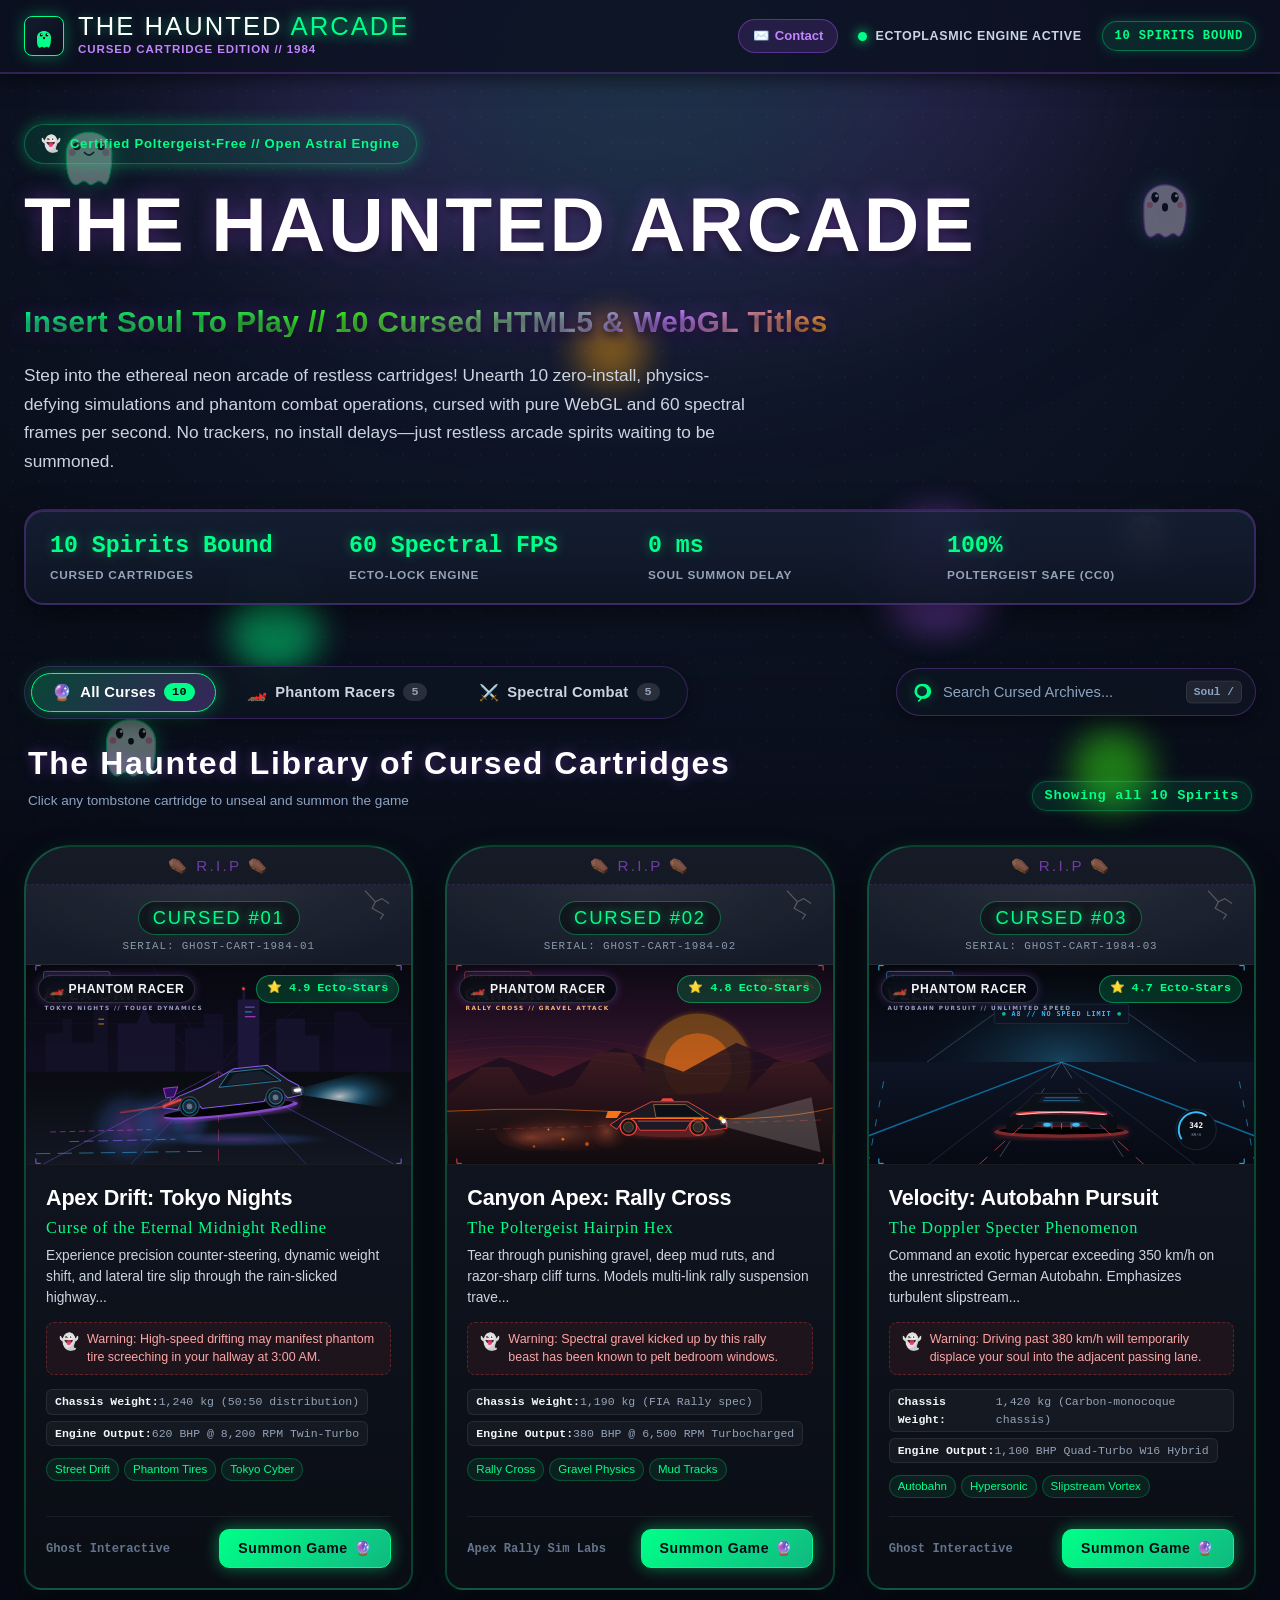
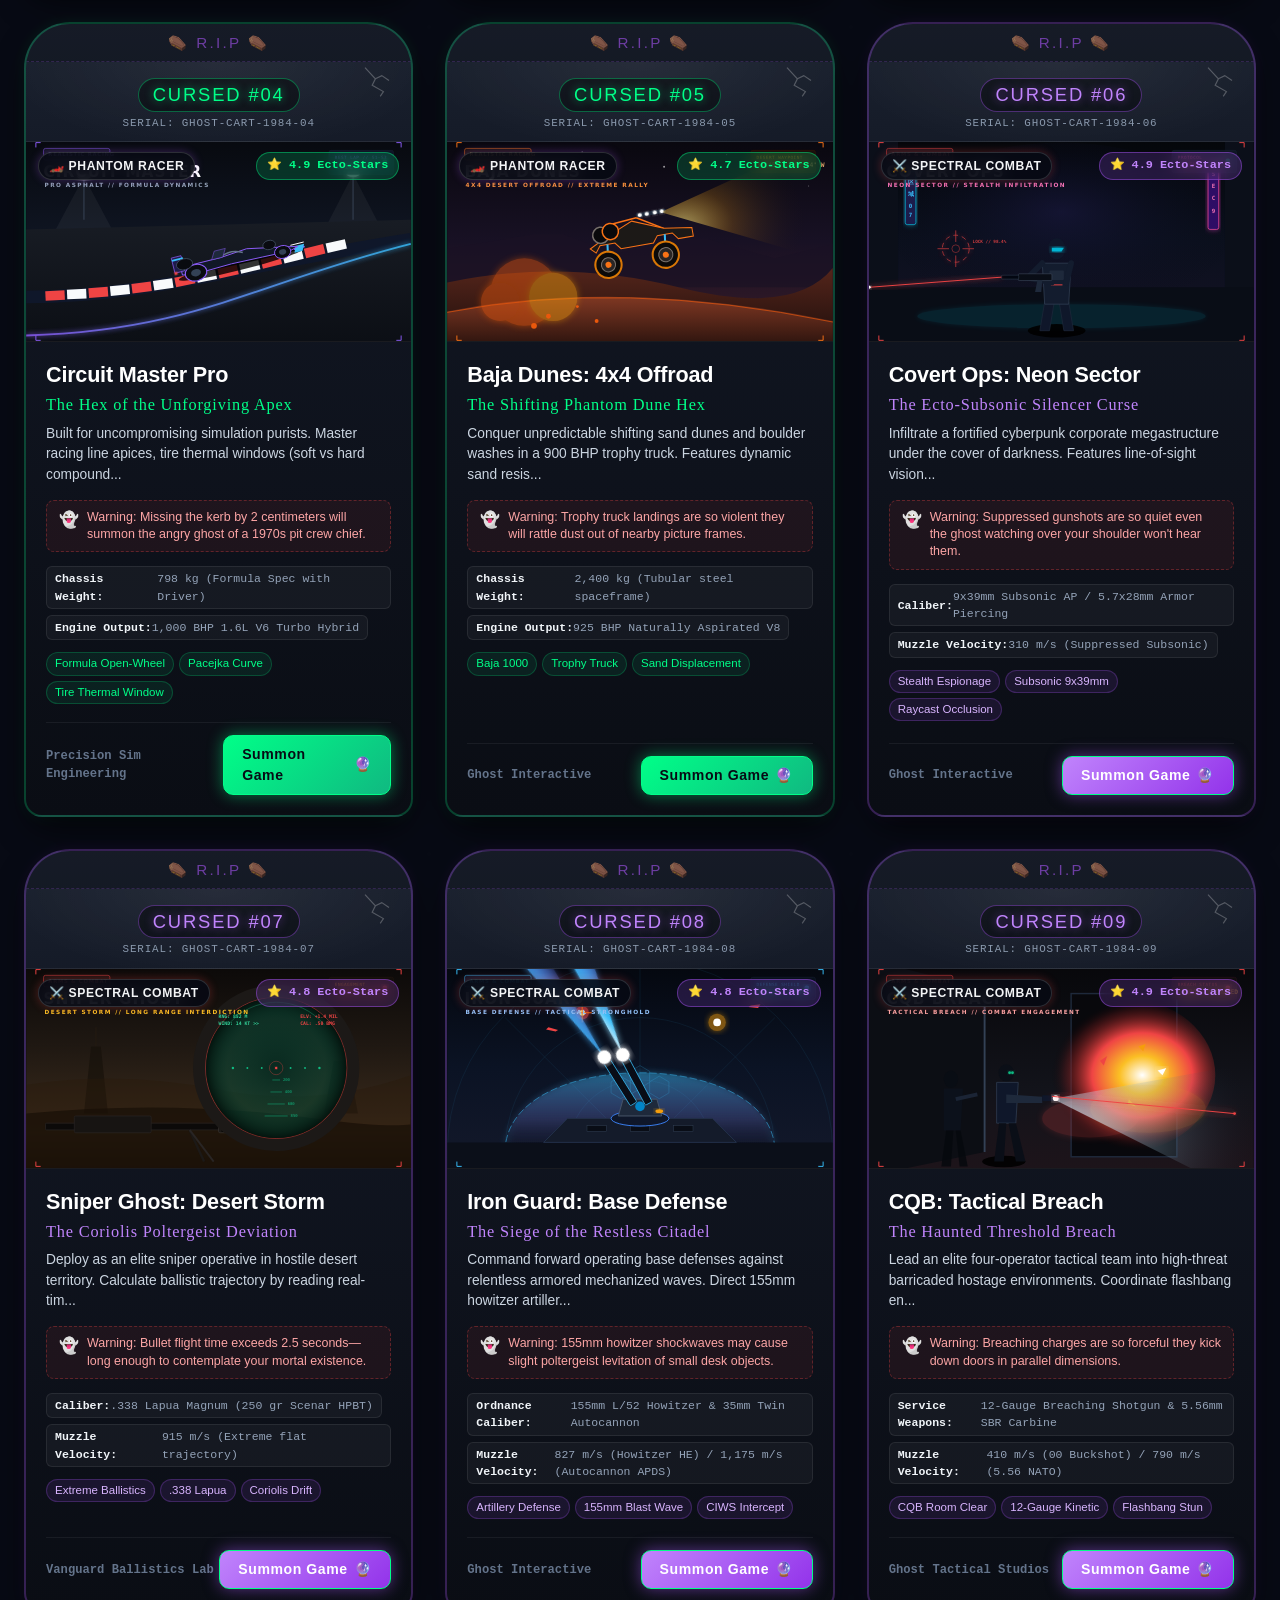
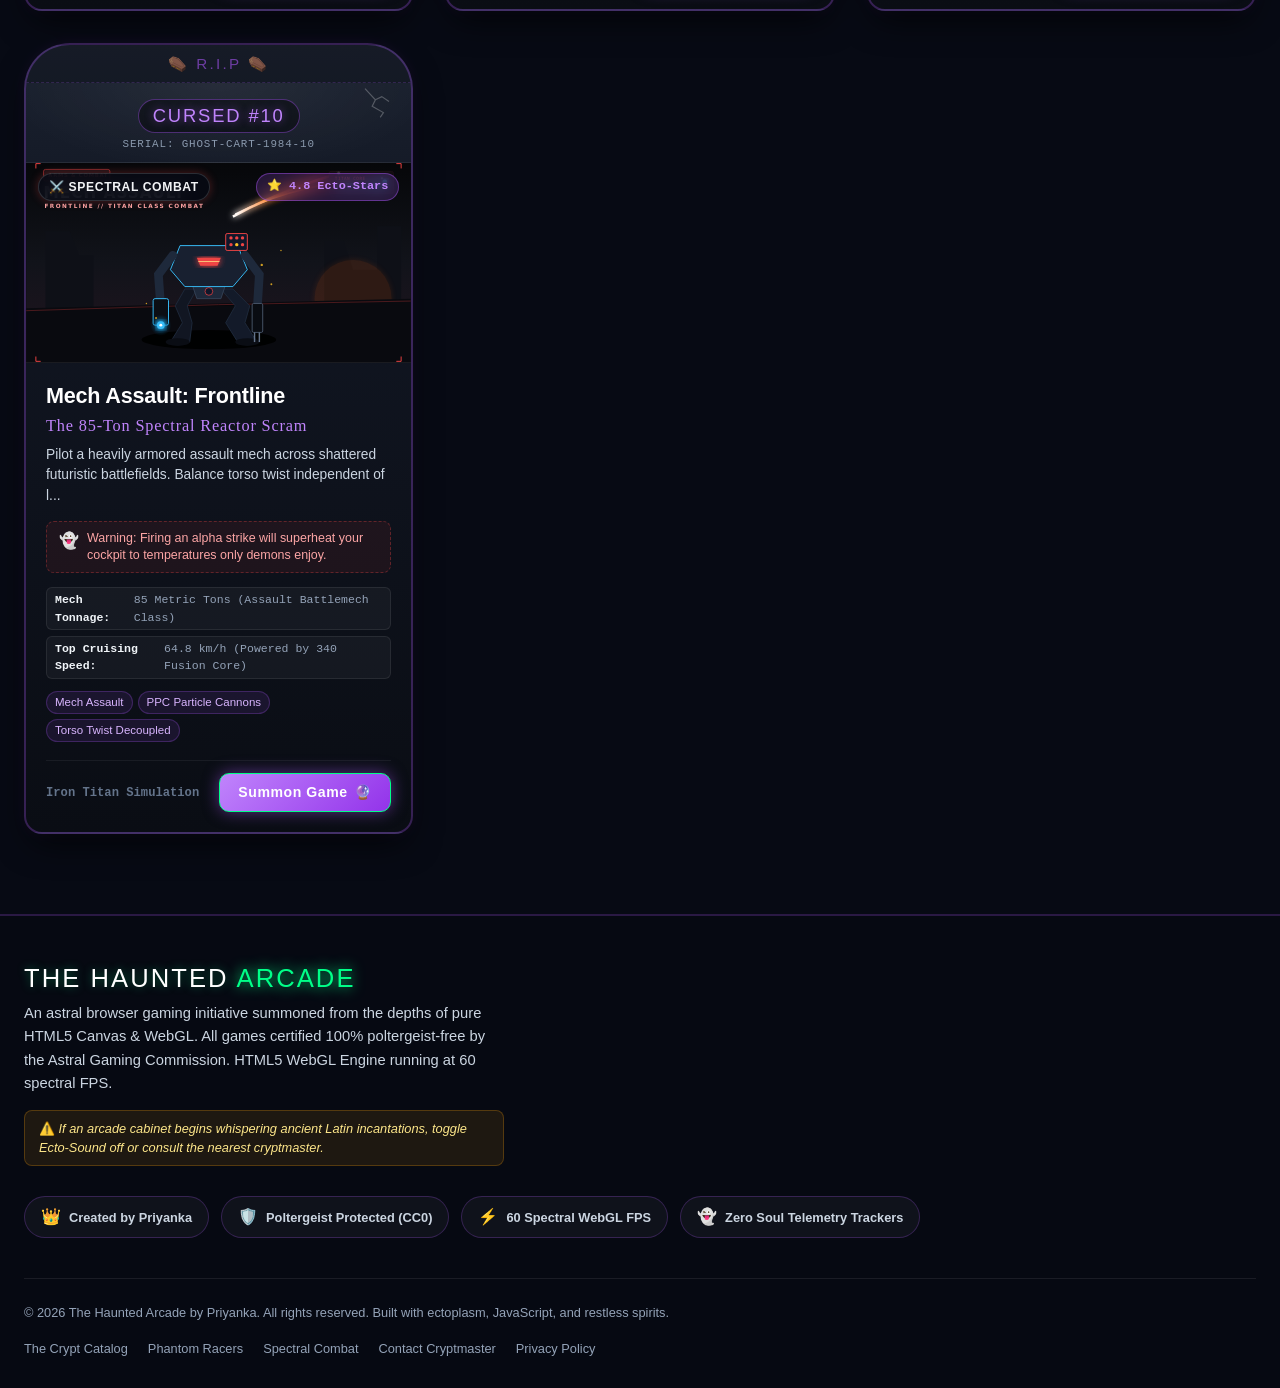
<file: index.html>
<!DOCTYPE html>
<html lang="en">
<head>
  <meta charset="UTF-8">
  <meta name="viewport" content="width=device-width, initial-scale=1.0">
  <title>THE HAUNTED ARCADE // Insert Soul To Play</title>
  <meta name="description" content="Welcome to The Haunted Arcade: A playful, spooky anthology of 10 cursed HTML5 & WebGL browser games. Zero install, pure spectral physics, and 60 poltergeist-free frames per second!">
  <meta name="theme-color" content="#070a14">

  <!-- Favicon: Cute Spooky Ghost -->
  <link rel="icon" type="image/svg+xml" href="data:image/svg+xml,<svg xmlns='http://www.w3.org/2000/svg' viewBox='0 0 100 100'><path d='M20,60 C20,25 80,25 80,60 C80,85 75,95 68,90 C60,85 55,95 48,90 C40,85 35,95 28,90 C22,85 20,75 20,60 Z' fill='%2300ff88'/><circle cx='38' cy='48' r='6' fill='%23070a14'/><circle cx='62' cy='48' r='6' fill='%23070a14'/><circle cx='40' cy='46' r='2' fill='%23ffffff'/><circle cx='64' cy='46' r='2' fill='%23ffffff'/><circle cx='32' cy='56' r='4' fill='%23ff70a6'/><circle cx='68' cy='56' r='4' fill='%23ff70a6'/><ellipse cx='50' cy='58' rx='4' ry='5' fill='%23070a14'/></svg>">


  <!-- Stylesheet -->
  <link rel="stylesheet" href="style.css">

  <!-- Core Portal App Script (Deferred) -->
  <script src="app.js" defer></script>
</head>
<body class="haunted-theme">
  <!-- Ambient Ghost Glow & Fog -->
  <div class="ambient-glow-top" aria-hidden="true"></div>
  <div class="ambient-noise" aria-hidden="true"></div>
  <div class="crypt-fog" aria-hidden="true"></div>

  <!-- Floating Cute Background Ghosts & Spectral Wisps -->
  <div class="haunted-background" aria-hidden="true">
    <!-- Cute Ghost 1: Top-Left Drifter -->
    <div class="bg-ghost ghost-bob-1">
      <svg class="floating-ghost-svg" viewBox="0 0 100 120">
        <path class="ghost-shape" d="M 20 60 C 20 22, 80 22, 80 60 C 80 85, 75 105, 68 98 C 60 90, 56 106, 48 98 C 40 90, 36 106, 28 98 C 22 92, 20 80, 20 60 Z"/>
        <circle cx="34" cy="50" r="5" class="ghost-eye"/>
        <circle cx="66" cy="50" r="5" class="ghost-eye"/>
        <circle cx="36" cy="48" r="1.8" class="ghost-pupil-white"/>
        <circle cx="68" cy="48" r="1.8" class="ghost-pupil-white"/>
        <circle cx="28" cy="58" r="4.5" class="ghost-blush"/>
        <circle cx="72" cy="58" r="4.5" class="ghost-blush"/>
        <path d="M 44 58 Q 50 65 56 58" class="ghost-mouth-smile"/>
      </svg>
    </div>

    <!-- Cute Ghost 2: Top-Right Peeker with Arcade Joystick -->
    <div class="bg-ghost ghost-bob-2">
      <svg class="floating-ghost-svg" viewBox="0 0 100 120">
        <path class="ghost-shape purple-spirit" d="M 22 58 C 22 20, 78 20, 78 58 C 78 84, 72 102, 65 96 C 58 88, 54 104, 46 96 C 38 88, 34 104, 27 96 C 22 90, 22 78, 22 58 Z"/>
        <ellipse cx="37" cy="46" rx="5" ry="7" class="ghost-eye"/>
        <ellipse cx="63" cy="46" rx="5" ry="7" class="ghost-eye"/>
        <circle cx="39" cy="44" r="2" class="ghost-pupil-white"/>
        <circle cx="65" cy="44" r="2" class="ghost-pupil-white"/>
        <circle cx="30" cy="56" r="4" class="ghost-blush"/>
        <circle cx="70" cy="56" r="4" class="ghost-blush"/>
        <ellipse cx="50" cy="59" rx="4" ry="5.5" class="ghost-mouth-gasp"/>
      </svg>
    </div>

    <!-- Cute Ghost 3: Mid-Right Floater with Spectral Trail -->
    <div class="bg-ghost ghost-bob-3">
      <svg class="floating-ghost-svg" viewBox="0 0 100 120">
        <path class="ghost-shape amber-spirit" d="M 25 55 C 25 24, 75 24, 75 55 C 75 80, 70 100, 64 94 C 58 88, 53 102, 47 94 C 41 88, 36 102, 30 94 C 25 88, 25 76, 25 55 Z"/>
        <circle cx="38" cy="48" r="4.5" class="ghost-eye"/>
        <circle cx="62" cy="48" r="4.5" class="ghost-eye"/>
        <circle cx="39" cy="46" r="1.5" class="ghost-pupil-white"/>
        <circle cx="63" cy="46" r="1.5" class="ghost-pupil-white"/>
        <circle cx="31" cy="54" r="3.5" class="ghost-blush"/>
        <circle cx="69" cy="54" r="3.5" class="ghost-blush"/>
        <path d="M 45 56 Q 50 61 55 56" class="ghost-mouth-smile"/>
      </svg>
    </div>

    <!-- Cute Ghost 4: Bottom-Left Playful Hover -->
    <div class="bg-ghost ghost-bob-4">
      <svg class="floating-ghost-svg" viewBox="0 0 100 120">
        <path class="ghost-shape" d="M 20 60 C 20 22, 80 22, 80 60 C 80 85, 75 105, 68 98 C 60 90, 56 106, 48 98 C 40 90, 36 106, 28 98 C 22 92, 20 80, 20 60 Z"/>
        <ellipse cx="36" cy="48" rx="4.5" ry="6.5" class="ghost-eye"/>
        <ellipse cx="64" cy="48" rx="4.5" ry="6.5" class="ghost-eye"/>
        <circle cx="38" cy="46" r="1.8" class="ghost-pupil-white"/>
        <circle cx="66" cy="46" r="1.8" class="ghost-pupil-white"/>
        <circle cx="28" cy="57" r="4" class="ghost-blush"/>
        <circle cx="72" cy="57" r="4" class="ghost-blush"/>
        <ellipse cx="50" cy="58" rx="3.5" ry="4" class="ghost-mouth-gasp"/>
      </svg>
    </div>

    <!-- Floating Spectral Wisps & Ghostly Sparks -->
    <div class="spectral-wisp wisp-1"></div>
    <div class="spectral-wisp wisp-2"></div>
    <div class="spectral-wisp wisp-3"></div>
    <div class="spectral-wisp wisp-4"></div>
  </div>

  <!-- Haunted Arcade Navigation Bar -->
  <header class="portal-nav">
    <div class="portal-nav-container">
      <div class="nav-brand">
        <a href="index.html" class="brand-link" aria-label="The Haunted Arcade Home">
          <div class="brand-ghost-emblem" aria-hidden="true">
            <svg viewBox="0 0 100 100" class="brand-svg">
              <path d="M 25 55 C 25 24, 75 24, 75 55 C 75 80, 70 95, 63 90 C 56 84, 53 96, 47 90 C 41 84, 37 96, 31 90 C 25 84, 25 74, 25 55 Z" fill="#00ff88"/>
              <ellipse cx="40" cy="46" rx="5" ry="6" fill="#070a14"/>
              <ellipse cx="60" cy="46" rx="5" ry="6" fill="#070a14"/>
              <circle cx="42" cy="44" r="2" fill="#ffffff"/>
              <circle cx="62" cy="44" r="2" fill="#ffffff"/>
              <circle cx="33" cy="54" r="3.5" fill="#ff70a6"/>
              <circle cx="67" cy="54" r="3.5" fill="#ff70a6"/>
              <ellipse cx="50" cy="57" rx="4" ry="4.5" fill="#070a14"/>
            </svg>
          </div>
          <div class="brand-text">
            <div class="brand-name">THE HAUNTED <span>ARCADE</span></div>
            <div class="brand-edition">Cursed Cartridge Edition // 1984</div>
          </div>
        </a>
      </div>

      <div class="nav-stats">
        <a href="contact.html" class="nav-contact-link">
          <span>✉️</span> Contact
        </a>
        <div class="nav-stat-item">
          <div class="nav-status-dot ecto-pulse" aria-hidden="true"></div>
          <span>ECTOPLASMIC ENGINE ACTIVE</span>
        </div>
        <div class="nav-badge-pill">10 SPIRITS BOUND</div>
      </div>
    </div>
  </header>

  <main>
    <!-- Spooky Retro Arcade Hero Section -->
    <section class="hero-section">
      <div class="hero-meta-label">
        <span class="hero-badge-ghost">👻</span>
        <span>Certified Poltergeist-Free // Open Astral Engine</span>
      </div>

      <h1 class="hero-title">
        THE HAUNTED ARCADE <br>
        <span class="hero-title-highlight">Insert Soul To Play // 10 Cursed HTML5 &amp; WebGL Titles</span>
      </h1>

      <p class="hero-description">
        Step into the ethereal neon arcade of restless cartridges! Unearth 10 zero-install, physics-defying simulations and phantom combat operations, cursed with pure WebGL and 60 spectral frames per second. No trackers, no install delays—just restless arcade spirits waiting to be summoned.
      </p>

      <!-- Astral Telemetry Stats Counter Bar -->
      <div class="hero-stats-bar">
        <div class="hero-stat-card">
          <span class="stat-metric">10 Spirits Bound</span>
          <span class="stat-label">Cursed Cartridges</span>
        </div>
        <div class="hero-stat-card">
          <span class="stat-metric">60 Spectral FPS</span>
          <span class="stat-label">Ecto-Lock Engine</span>
        </div>
        <div class="hero-stat-card">
          <span class="stat-metric">0 ms</span>
          <span class="stat-label">Soul Summon Delay</span>
        </div>
        <div class="hero-stat-card">
          <span class="stat-metric">100%</span>
          <span class="stat-label">Poltergeist Safe (CC0)</span>
        </div>
      </div>
    </section>

    <!-- Controls & Spooky Filter Bar -->
    <section class="controls-bar" aria-label="Cursed Game Archives Filter">
      <!-- Category Filter Pills -->
      <div class="filter-tabs" role="tablist" aria-label="Curse Categories">
        <button class="filter-pill active" data-category="all" role="tab" aria-selected="true" id="tab-all">
          <span class="pill-icon">🔮</span>
          <span>All Curses</span>
          <span class="pill-count" id="count-all">10</span>
        </button>
        <button class="filter-pill" data-category="racing" role="tab" aria-selected="false" id="tab-racing">
          <span class="pill-icon">🏎️</span>
          <span>Phantom Racers</span>
          <span class="pill-count" id="count-racing">5</span>
        </button>
        <button class="filter-pill" data-category="combat" role="tab" aria-selected="false" id="tab-combat">
          <span class="pill-icon">⚔️</span>
          <span>Spectral Combat</span>
          <span class="pill-count" id="count-combat">5</span>
        </button>
      </div>

      <!-- Spooky Crystal Ball Search Input -->
      <div class="search-wrapper">
        <input 
          type="search" 
          id="search-input" 
          class="search-input" 
          placeholder="Search Cursed Archives..." 
          aria-label="Search cursed archives"
          autocomplete="off"
          spellcheck="false"
        >
        <svg class="search-icon" viewBox="0 0 24 24" aria-hidden="true">
          <path d="M12 2a9 9 0 0 0-9 9c0 4.17 2.84 7.67 6.69 8.67l-2.4 2.4a1 1 0 1 0 1.42 1.42l3.4-3.4c.61.1 1.24.16 1.89.16a9 9 0 1 0-1.6-17.85zM6 11a6 6 0 1 1 12 0 6 6 0 0 1-12 0z"/>
        </svg>
        <span class="search-shortcut-badge" aria-hidden="true">Soul /</span>
      </div>
    </section>

    <!-- Games Grid Catalog: The Haunted Library of Cursed Cartridges -->
    <section class="games-section" aria-label="Haunted Library of Cursed Cartridges">
      <div class="catalog-meta-row">
        <div class="catalog-header-wrap">
          <h2 class="catalog-title">The Haunted Library of Cursed Cartridges</h2>
          <span class="catalog-subtitle">Click any tombstone cartridge to unseal and summon the game</span>
        </div>
        <span id="games-count" class="games-count">10 Spirits Bound</span>
      </div>

      <!-- Container #games-grid for Tombstone-Shaped Cards (Rendered by app.js) -->
      <div id="games-grid" class="tombstone-grid" aria-live="polite">
        <!-- Rendered dynamically by app.js -->
      </div>
    </section>
  </main>

  <!-- Haunted Arcade Clever Spooky Footer -->
  <footer class="portal-footer">
    <div class="footer-container">
      <div class="footer-top">
        <div class="footer-brand-column">
          <div class="brand-name">THE HAUNTED <span>ARCADE</span></div>
          <p class="footer-tagline">
            An astral browser gaming initiative summoned from the depths of pure HTML5 Canvas &amp; WebGL. 
            All games certified 100% poltergeist-free by the Astral Gaming Commission. HTML5 WebGL Engine running at 60 spectral FPS.
          </p>
          <div class="footer-lore-note">
            ⚠️ <em>If an arcade cabinet begins whispering ancient Latin incantations, toggle Ecto-Sound off or consult the nearest cryptmaster.</em>
          </div>
        </div>

        <div class="footer-badges">
          <div class="footer-badge">
            <span class="badge-icon-ghost">👑</span>
            <span>Created by Priyanka</span>
          </div>
          <div class="footer-badge">
            <span class="badge-icon-ghost">🛡️</span>
            <span>Poltergeist Protected (CC0)</span>
          </div>
          <div class="footer-badge">
            <span class="badge-icon-ghost">⚡</span>
            <span>60 Spectral WebGL FPS</span>
          </div>
          <div class="footer-badge">
            <span class="badge-icon-ghost">👻</span>
            <span>Zero Soul Telemetry Trackers</span>
          </div>
        </div>
      </div>

      <div class="footer-bottom">
        <div>&copy; 2026 The Haunted Arcade by Priyanka. All rights reserved. Built with ectoplasm, JavaScript, and restless spirits.</div>
        <div class="footer-links">
          <a href="#tab-all" class="footer-link">The Crypt Catalog</a>
          <a href="#tab-racing" class="footer-link">Phantom Racers</a>
          <a href="#tab-combat" class="footer-link">Spectral Combat</a>
          <a href="contact.html" class="footer-link">Contact Cryptmaster</a>
          <a href="PRIVACY.md" class="footer-link">Privacy Policy</a>
        </div>
      </div>
    </div>
  </footer>
</body>
</html>
</file>
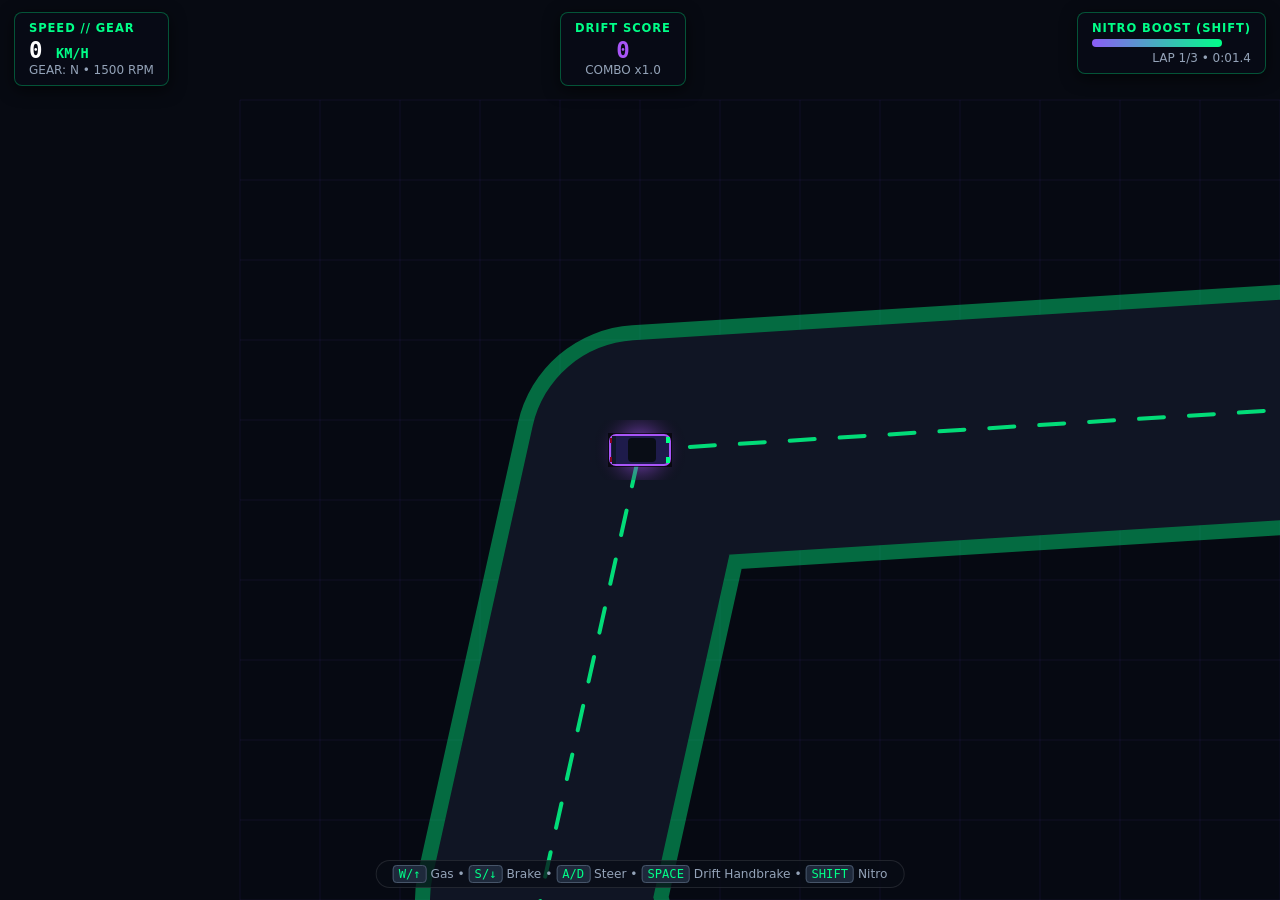
<file: games/apex-drift/index.html>
<!DOCTYPE html>
<html lang="en">
<head>
  <meta charset="UTF-8">
  <meta name="viewport" content="width=device-width, initial-scale=1.0, maximum-scale=1.0, user-scalable=no">
  <title>Apex Drift: Tokyo Nights // Haunted Arcade</title>
  <style>
    * { box-sizing: border-box; margin: 0; padding: 0; user-select: none; }
    html, body {
      width: 100%; height: 100%; overflow: hidden;
      background: #04060a; color: #f1f5f9;
      font-family: 'Segoe UI', system-ui, -apple-system, sans-serif;
    }
    #game-container { position: relative; width: 100%; height: 100%; display: flex; justify-content: center; align-items: center; }
    canvas { display: block; width: 100%; height: 100%; background: #070a12; }
    .hud-overlay {
      position: absolute; top: 12px; left: 14px; right: 14px;
      display: flex; justify-content: space-between; align-items: flex-start;
      pointer-events: none; z-index: 10;
    }
    .hud-card {
      background: rgba(8, 12, 22, 0.82);
      border: 1px solid rgba(0, 255, 136, 0.3);
      border-radius: 8px; padding: 8px 14px;
      backdrop-filter: blur(8px);
      box-shadow: 0 4px 16px rgba(0,0,0,0.6);
    }
    .hud-title { font-size: 0.72rem; color: #00ff88; text-transform: uppercase; letter-spacing: 0.08em; font-weight: 700; margin-bottom: 2px; }
    .hud-val { font-size: 1.4rem; font-weight: 800; font-family: monospace; color: #fff; }
    .hud-sub { font-size: 0.75rem; color: #94a3b8; }
    .nitro-bar-wrap { width: 130px; height: 8px; background: rgba(255,255,255,0.1); border-radius: 4px; overflow: hidden; margin-top: 4px; }
    .nitro-bar-fill { width: 100%; height: 100%; background: linear-gradient(90deg, #8b5cf6, #00ff88); transition: width 0.1s linear; }
    .controls-hint {
      position: absolute; bottom: 12px; left: 50%; transform: translateX(-50%);
      background: rgba(8, 12, 22, 0.75); border: 1px solid rgba(255,255,255,0.1);
      border-radius: 20px; padding: 6px 16px; font-size: 0.76rem; color: #94a3b8;
      pointer-events: none; text-align: center;
    }
    .controls-hint kbd {
      background: #1e293b; border: 1px solid #475569; border-radius: 4px;
      padding: 1px 5px; color: #00ff88; font-family: monospace; font-size: 0.76rem;
    }
  </style>
</head>
<body>
  <div id="game-container">
    <canvas id="canvas" width="1280" height="720"></canvas>
    
    <div class="hud-overlay">
      <div class="hud-card">
        <div class="hud-title">SPEED // GEAR</div>
        <div class="hud-val" id="hud-speed">0 <span style="font-size:0.85rem;color:#00ff88;">KM/H</span></div>
        <div class="hud-sub" id="hud-gear">GEAR: N • 0 RPM</div>
      </div>

      <div class="hud-card" style="text-align: center;">
        <div class="hud-title">DRIFT SCORE</div>
        <div class="hud-val" id="hud-drift" style="color:#a855f7;">0</div>
        <div class="hud-sub" id="hud-combo">COMBO x1.0</div>
      </div>

      <div class="hud-card" style="text-align: right;">
        <div class="hud-title">NITRO BOOST (SHIFT)</div>
        <div class="nitro-bar-wrap"><div class="nitro-bar-fill" id="hud-nitro"></div></div>
        <div class="hud-sub" id="hud-lap" style="margin-top:4px;">LAP 1/3 • 00:00.0</div>
      </div>
    </div>

    <div class="controls-hint">
      <kbd>W/↑</kbd> Gas • <kbd>S/↓</kbd> Brake • <kbd>A/D</kbd> Steer • <kbd>SPACE</kbd> Drift Handbrake • <kbd>SHIFT</kbd> Nitro
    </div>
  </div>

  <script src="game.js"></script>
</body>
</html>
</file>
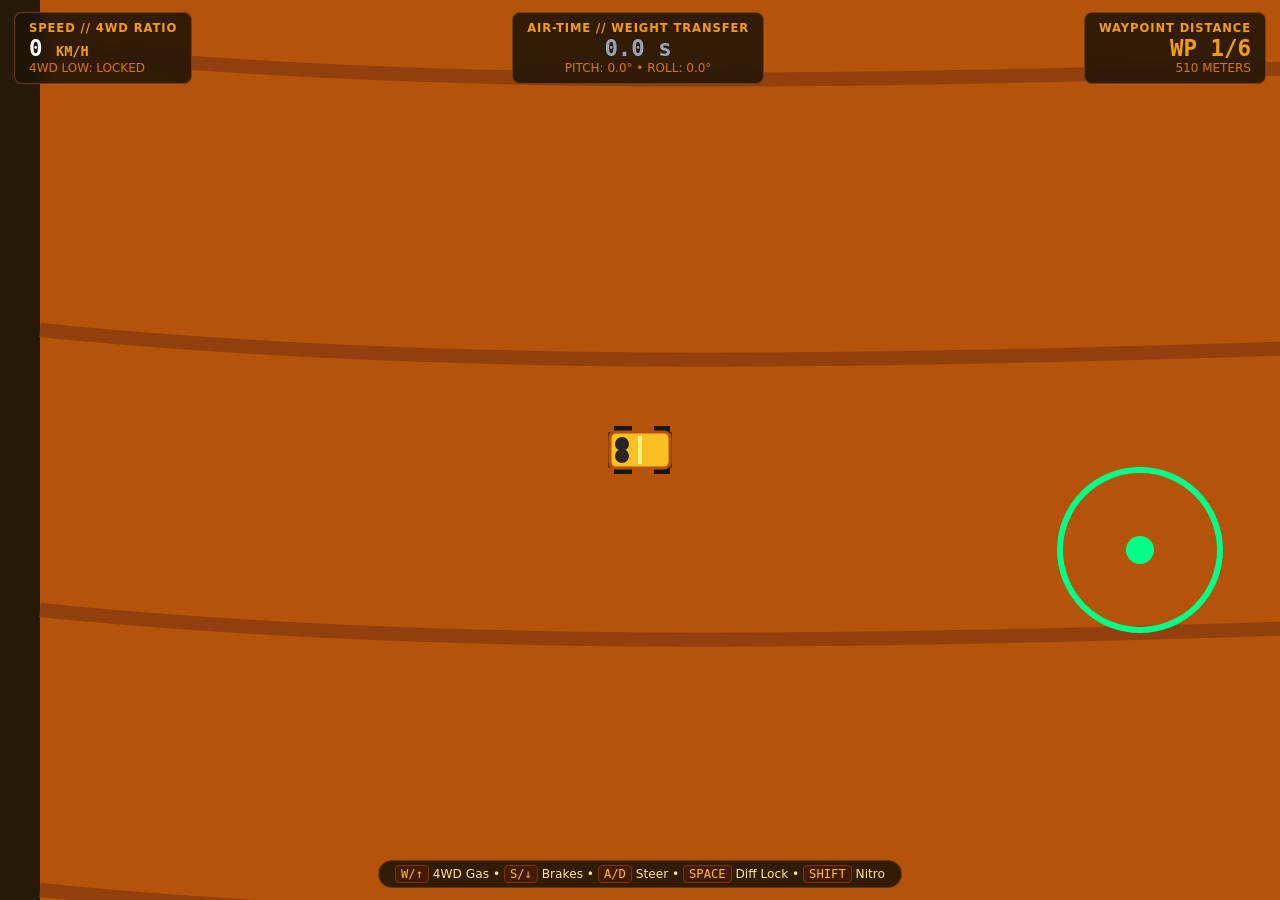
<file: games/baja-dunes/index.html>
<!DOCTYPE html>
<html lang="en">
<head>
  <meta charset="UTF-8">
  <meta name="viewport" content="width=device-width, initial-scale=1.0, maximum-scale=1.0, user-scalable=no">
  <title>Baja Dunes: 4x4 Offroad // Haunted Arcade</title>
  <style>
    * { box-sizing: border-box; margin: 0; padding: 0; user-select: none; }
    html, body { width: 100%; height: 100%; overflow: hidden; background: #1c1306; color: #fef3c7; font-family: 'Segoe UI', system-ui, sans-serif; }
    #game-container { position: relative; width: 100%; height: 100%; }
    canvas { display: block; width: 100%; height: 100%; background: #261b09; }
    .hud-overlay { position: absolute; top: 12px; left: 14px; right: 14px; display: flex; justify-content: space-between; pointer-events: none; z-index: 10; }
    .hud-card { background: rgba(28, 19, 6, 0.85); border: 1px solid rgba(217, 119, 6, 0.4); border-radius: 8px; padding: 8px 14px; backdrop-filter: blur(8px); }
    .hud-title { font-size: 0.72rem; color: #f59e0b; text-transform: uppercase; letter-spacing: 0.08em; font-weight: 700; }
    .hud-val { font-size: 1.4rem; font-weight: 800; font-family: monospace; color: #fff; }
    .hud-sub { font-size: 0.75rem; color: #d97706; }
    .controls-hint { position: absolute; bottom: 12px; left: 50%; transform: translateX(-50%); background: rgba(28, 19, 6, 0.85); border: 1px solid rgba(217, 119, 6, 0.3); border-radius: 20px; padding: 6px 16px; font-size: 0.76rem; color: #fde68a; pointer-events: none; }
    .controls-hint kbd { background: #451a03; border: 1px solid #78350f; border-radius: 4px; padding: 1px 5px; color: #fbbf24; font-family: monospace; }
  </style>
</head>
<body>
  <div id="game-container">
    <canvas id="canvas" width="1280" height="720"></canvas>
    <div class="hud-overlay">
      <div class="hud-card">
        <div class="hud-title">SPEED // 4WD RATIO</div>
        <div class="hud-val" id="hud-speed">0 <span style="font-size:0.85rem;color:#f59e0b;">KM/H</span></div>
        <div class="hud-sub" id="hud-mode">4WD LOW: LOCKED</div>
      </div>
      <div class="hud-card" style="text-align: center;">
        <div class="hud-title">AIR-TIME // WEIGHT TRANSFER</div>
        <div class="hud-val" id="hud-air" style="color:#10b981;">0.0 s</div>
        <div class="hud-sub" id="hud-pitch">PITCH: +0.0° • ROLL: +0.0°</div>
      </div>
      <div class="hud-card" style="text-align: right;">
        <div class="hud-title">WAYPOINT DISTANCE</div>
        <div class="hud-val" id="hud-waypoint" style="color:#f59e0b;">WP 1/8</div>
        <div class="hud-sub" id="hud-dist">320 METERS</div>
      </div>
    </div>
    <div class="controls-hint">
      <kbd>W/↑</kbd> 4WD Gas • <kbd>S/↓</kbd> Brakes • <kbd>A/D</kbd> Steer • <kbd>SPACE</kbd> Diff Lock • <kbd>SHIFT</kbd> Nitro
    </div>
  </div>
  <script src="game.js"></script>
</body>
</html>
</file>
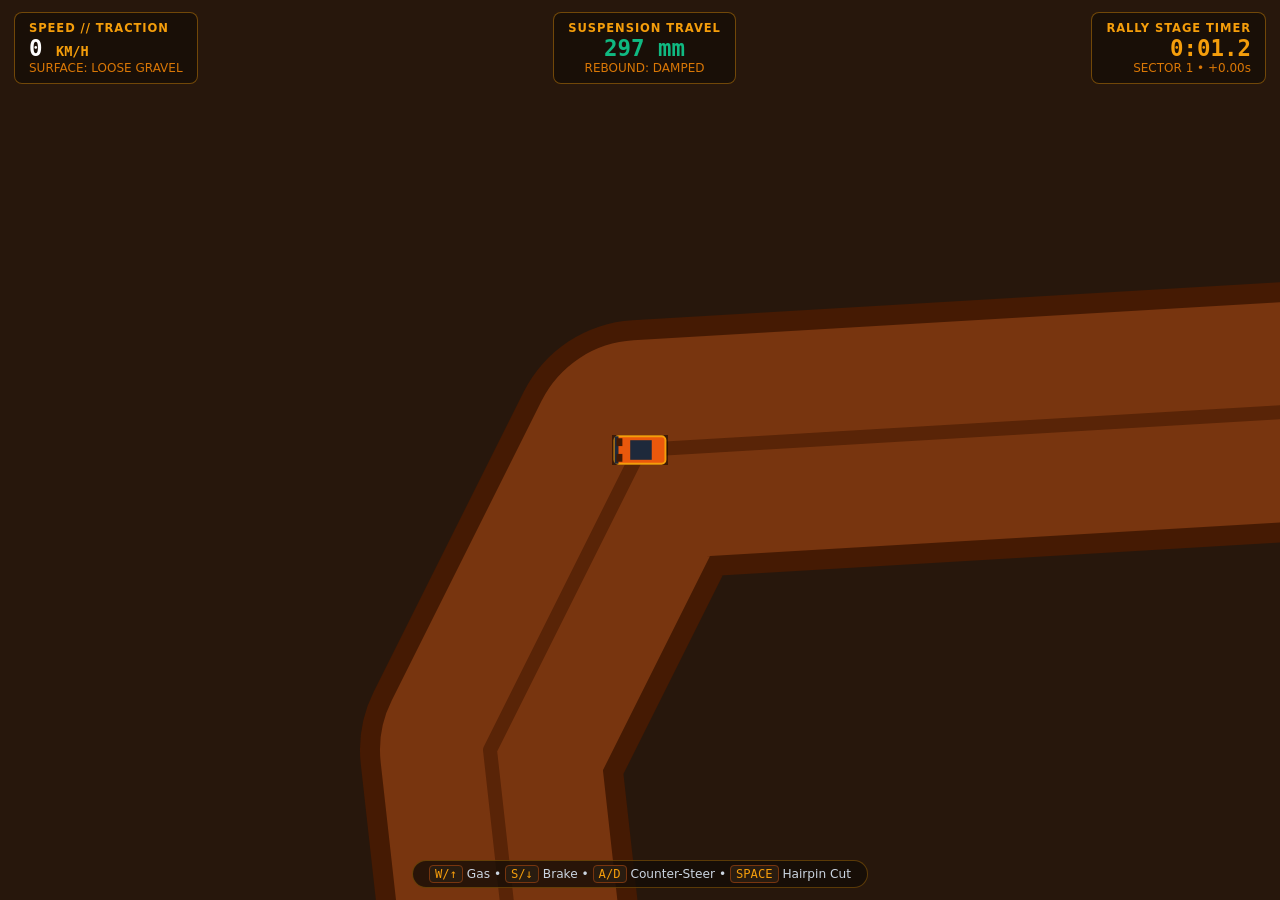
<file: games/canyon-apex/index.html>
<!DOCTYPE html>
<html lang="en">
<head>
  <meta charset="UTF-8">
  <meta name="viewport" content="width=device-width, initial-scale=1.0, maximum-scale=1.0, user-scalable=no">
  <title>Canyon Apex: Rally Cross // Haunted Arcade</title>
  <style>
    * { box-sizing: border-box; margin: 0; padding: 0; user-select: none; }
    html, body { width: 100%; height: 100%; overflow: hidden; background: #0c0804; color: #f8fafc; font-family: 'Segoe UI', system-ui, sans-serif; }
    #game-container { position: relative; width: 100%; height: 100%; }
    canvas { display: block; width: 100%; height: 100%; background: #140d07; }
    .hud-overlay { position: absolute; top: 12px; left: 14px; right: 14px; display: flex; justify-content: space-between; pointer-events: none; z-index: 10; }
    .hud-card { background: rgba(24, 15, 8, 0.85); border: 1px solid rgba(245, 158, 11, 0.4); border-radius: 8px; padding: 8px 14px; backdrop-filter: blur(8px); }
    .hud-title { font-size: 0.72rem; color: #f59e0b; text-transform: uppercase; letter-spacing: 0.08em; font-weight: 700; }
    .hud-val { font-size: 1.4rem; font-weight: 800; font-family: monospace; color: #fff; }
    .hud-sub { font-size: 0.75rem; color: #d97706; }
    .controls-hint { position: absolute; bottom: 12px; left: 50%; transform: translateX(-50%); background: rgba(20, 13, 7, 0.8); border: 1px solid rgba(245, 158, 11, 0.3); border-radius: 20px; padding: 6px 16px; font-size: 0.76rem; color: #cbd5e1; pointer-events: none; }
    .controls-hint kbd { background: #291c10; border: 1px solid #78350f; border-radius: 4px; padding: 1px 5px; color: #f59e0b; font-family: monospace; }
  </style>
</head>
<body>
  <div id="game-container">
    <canvas id="canvas" width="1280" height="720"></canvas>
    <div class="hud-overlay">
      <div class="hud-card">
        <div class="hud-title">SPEED // TRACTION</div>
        <div class="hud-val" id="hud-speed">0 <span style="font-size:0.85rem;color:#f59e0b;">KM/H</span></div>
        <div class="hud-sub" id="hud-surface">SURFACE: LOOSE GRAVEL</div>
      </div>
      <div class="hud-card" style="text-align: center;">
        <div class="hud-title">SUSPENSION TRAVEL</div>
        <div class="hud-val" id="hud-susp" style="color:#10b981;">300 mm</div>
        <div class="hud-sub" id="hud-rebound">REBOUND: DAMPED</div>
      </div>
      <div class="hud-card" style="text-align: right;">
        <div class="hud-title">RALLY STAGE TIMER</div>
        <div class="hud-val" id="hud-time" style="color:#f59e0b;">00:00.0</div>
        <div class="hud-sub" id="hud-split">SECTOR 1 • +0.00s</div>
      </div>
    </div>
    <div class="controls-hint">
      <kbd>W/↑</kbd> Gas • <kbd>S/↓</kbd> Brake • <kbd>A/D</kbd> Counter-Steer • <kbd>SPACE</kbd> Hairpin Cut
    </div>
  </div>
  <script src="game.js"></script>
</body>
</html>
</file>
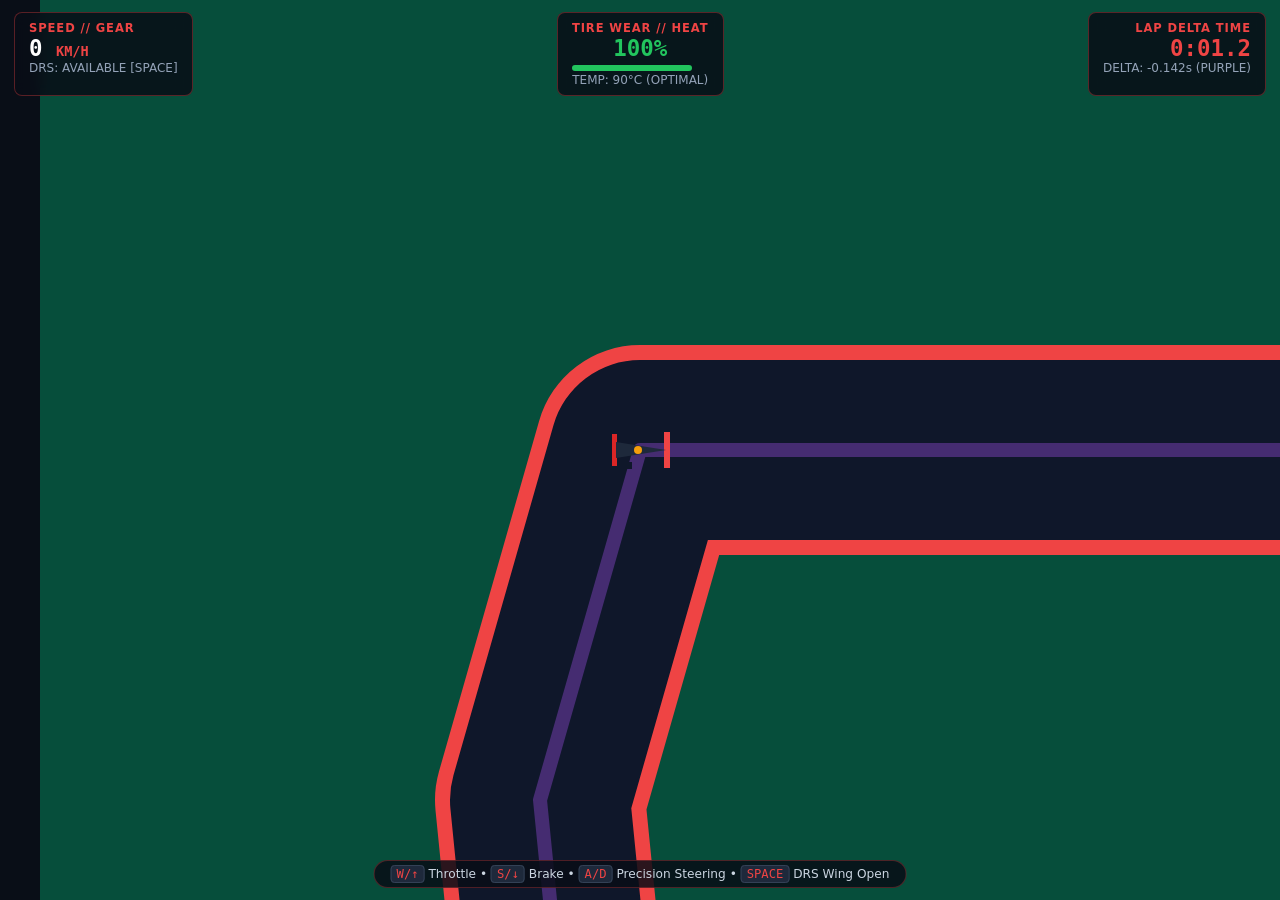
<file: games/circuit-master/index.html>
<!DOCTYPE html>
<html lang="en">
<head>
  <meta charset="UTF-8">
  <meta name="viewport" content="width=device-width, initial-scale=1.0, maximum-scale=1.0, user-scalable=no">
  <title>Circuit Master Pro // Haunted Arcade</title>
  <style>
    * { box-sizing: border-box; margin: 0; padding: 0; user-select: none; }
    html, body { width: 100%; height: 100%; overflow: hidden; background: #05070a; color: #f1f5f9; font-family: 'Segoe UI', system-ui, sans-serif; }
    #game-container { position: relative; width: 100%; height: 100%; }
    canvas { display: block; width: 100%; height: 100%; background: #090e17; }
    .hud-overlay { position: absolute; top: 12px; left: 14px; right: 14px; display: flex; justify-content: space-between; pointer-events: none; z-index: 10; }
    .hud-card { background: rgba(9, 14, 23, 0.85); border: 1px solid rgba(239, 68, 68, 0.35); border-radius: 8px; padding: 8px 14px; backdrop-filter: blur(8px); }
    .hud-title { font-size: 0.72rem; color: #ef4444; text-transform: uppercase; letter-spacing: 0.08em; font-weight: 700; }
    .hud-val { font-size: 1.4rem; font-weight: 800; font-family: monospace; color: #fff; }
    .hud-sub { font-size: 0.75rem; color: #94a3b8; }
    .tire-bar { width: 120px; height: 6px; background: rgba(255,255,255,0.1); border-radius: 3px; overflow: hidden; margin-top: 4px; }
    .tire-bar-fill { width: 100%; height: 100%; background: #22c55e; }
    .controls-hint { position: absolute; bottom: 12px; left: 50%; transform: translateX(-50%); background: rgba(9, 14, 23, 0.85); border: 1px solid rgba(239, 68, 68, 0.3); border-radius: 20px; padding: 6px 16px; font-size: 0.76rem; color: #cbd5e1; pointer-events: none; }
    .controls-hint kbd { background: #1e293b; border: 1px solid #334155; border-radius: 4px; padding: 1px 5px; color: #ef4444; font-family: monospace; }
  </style>
</head>
<body>
  <div id="game-container">
    <canvas id="canvas" width="1280" height="720"></canvas>
    <div class="hud-overlay">
      <div class="hud-card">
        <div class="hud-title">SPEED // GEAR</div>
        <div class="hud-val" id="hud-speed">0 <span style="font-size:0.85rem;color:#ef4444;">KM/H</span></div>
        <div class="hud-sub" id="hud-drs">DRS: AVAILABLE [SPACE]</div>
      </div>
      <div class="hud-card" style="text-align: center;">
        <div class="hud-title">TIRE WEAR // HEAT</div>
        <div class="hud-val" id="hud-wear" style="color:#22c55e;">98%</div>
        <div class="tire-bar"><div class="tire-bar-fill" id="hud-tire-bar"></div></div>
        <div class="hud-sub" id="hud-temp" style="margin-top:2px;">TEMP: 92°C (OPTIMAL)</div>
      </div>
      <div class="hud-card" style="text-align: right;">
        <div class="hud-title">LAP DELTA TIME</div>
        <div class="hud-val" id="hud-lap" style="color:#ef4444;">00:00.0</div>
        <div class="hud-sub">DELTA: -0.142s (PURPLE)</div>
      </div>
    </div>
    <div class="controls-hint">
      <kbd>W/↑</kbd> Throttle • <kbd>S/↓</kbd> Brake • <kbd>A/D</kbd> Precision Steering • <kbd>SPACE</kbd> DRS Wing Open
    </div>
  </div>
  <script src="game.js"></script>
</body>
</html>
</file>
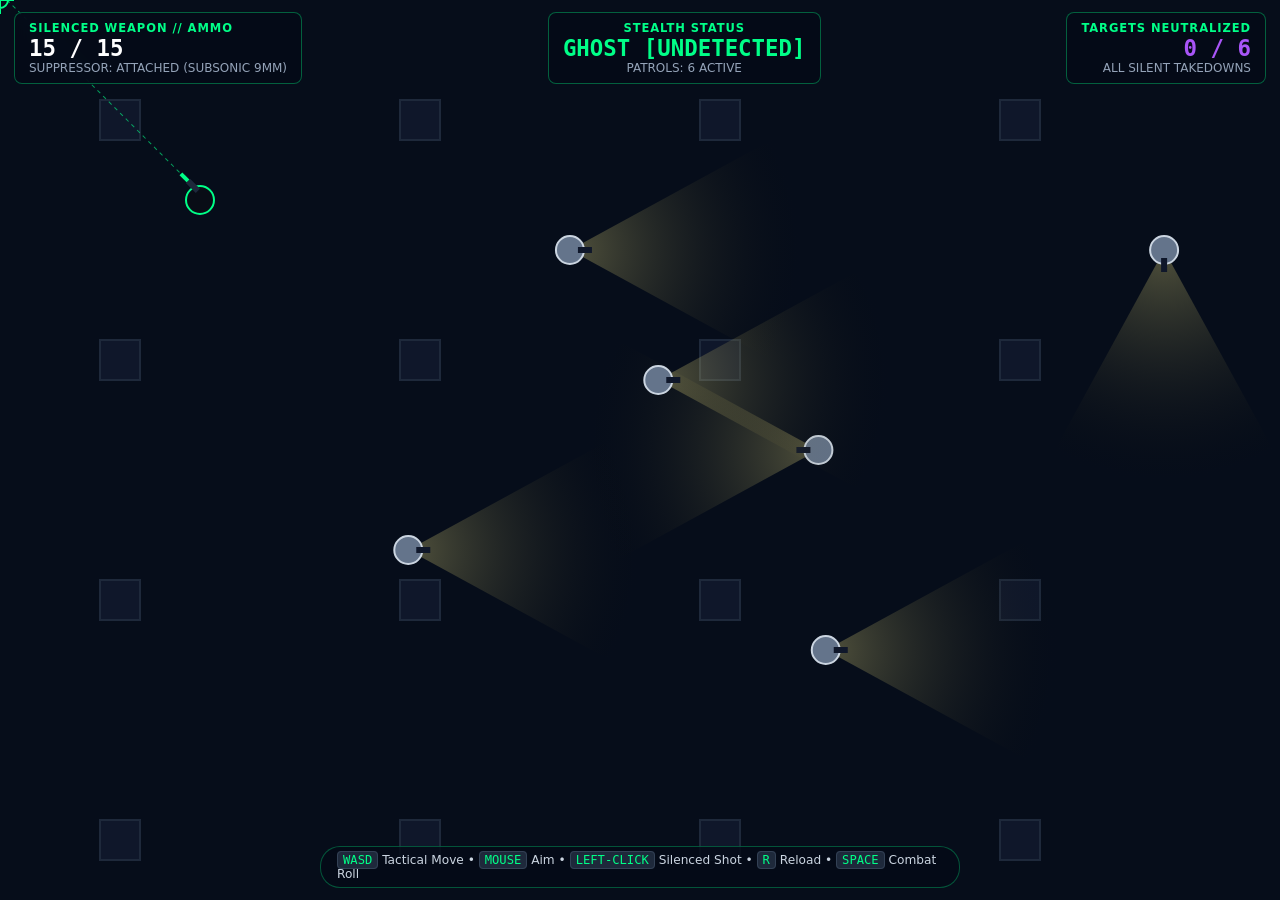
<file: games/covert-ops/index.html>
<!DOCTYPE html>
<html lang="en">
<head>
  <meta charset="UTF-8">
  <meta name="viewport" content="width=device-width, initial-scale=1.0, maximum-scale=1.0, user-scalable=no">
  <title>Covert Ops: Neon Sector // Haunted Arcade</title>
  <style>
    * { box-sizing: border-box; margin: 0; padding: 0; user-select: none; }
    html, body { width: 100%; height: 100%; overflow: hidden; background: #020617; color: #f8fafc; font-family: 'Segoe UI', system-ui, sans-serif; cursor: crosshair; }
    #game-container { position: relative; width: 100%; height: 100%; }
    canvas { display: block; width: 100%; height: 100%; background: #050b18; }
    .hud-overlay { position: absolute; top: 12px; left: 14px; right: 14px; display: flex; justify-content: space-between; pointer-events: none; z-index: 10; }
    .hud-card { background: rgba(5, 11, 24, 0.85); border: 1px solid rgba(0, 255, 136, 0.35); border-radius: 8px; padding: 8px 14px; backdrop-filter: blur(8px); }
    .hud-title { font-size: 0.72rem; color: #00ff88; text-transform: uppercase; letter-spacing: 0.08em; font-weight: 700; }
    .hud-val { font-size: 1.4rem; font-weight: 800; font-family: monospace; color: #fff; }
    .hud-sub { font-size: 0.75rem; color: #94a3b8; }
    .ammo-pills { display: flex; gap: 3px; margin-top: 4px; }
    .ammo-dot { width: 6px; height: 12px; background: #00ff88; border-radius: 2px; }
    .ammo-dot.spent { background: rgba(255,255,255,0.15); }
    .controls-hint { position: absolute; bottom: 12px; left: 50%; transform: translateX(-50%); background: rgba(5, 11, 24, 0.85); border: 1px solid rgba(0, 255, 136, 0.3); border-radius: 20px; padding: 6px 16px; font-size: 0.76rem; color: #cbd5e1; pointer-events: none; }
    .controls-hint kbd { background: #1e293b; border: 1px solid #334155; border-radius: 4px; padding: 1px 5px; color: #00ff88; font-family: monospace; }
  </style>
</head>
<body>
  <div id="game-container">
    <canvas id="canvas" width="1280" height="720"></canvas>
    <div class="hud-overlay">
      <div class="hud-card">
        <div class="hud-title">SILENCED WEAPON // AMMO</div>
        <div class="hud-val" id="hud-ammo">15 / 15</div>
        <div class="hud-sub" id="hud-suppressor">SUPPRESSOR: ATTACHED (SUBSONIC 9MM)</div>
      </div>
      <div class="hud-card" style="text-align: center;">
        <div class="hud-title">STEALTH STATUS</div>
        <div class="hud-val" id="hud-stealth" style="color:#00ff88;">GHOST [UNDETECTED]</div>
        <div class="hud-sub" id="hud-guards">PATROLS: 6 ACTIVE</div>
      </div>
      <div class="hud-card" style="text-align: right;">
        <div class="hud-title">TARGETS NEUTRALIZED</div>
        <div class="hud-val" id="hud-kills" style="color:#a855f7;">0 / 6</div>
        <div class="hud-sub">ALL SILENT TAKEDOWNS</div>
      </div>
    </div>
    <div class="controls-hint">
      <kbd>WASD</kbd> Tactical Move • <kbd>MOUSE</kbd> Aim • <kbd>LEFT-CLICK</kbd> Silenced Shot • <kbd>R</kbd> Reload • <kbd>SPACE</kbd> Combat Roll
    </div>
  </div>
  <script src="game.js"></script>
</body>
</html>
</file>
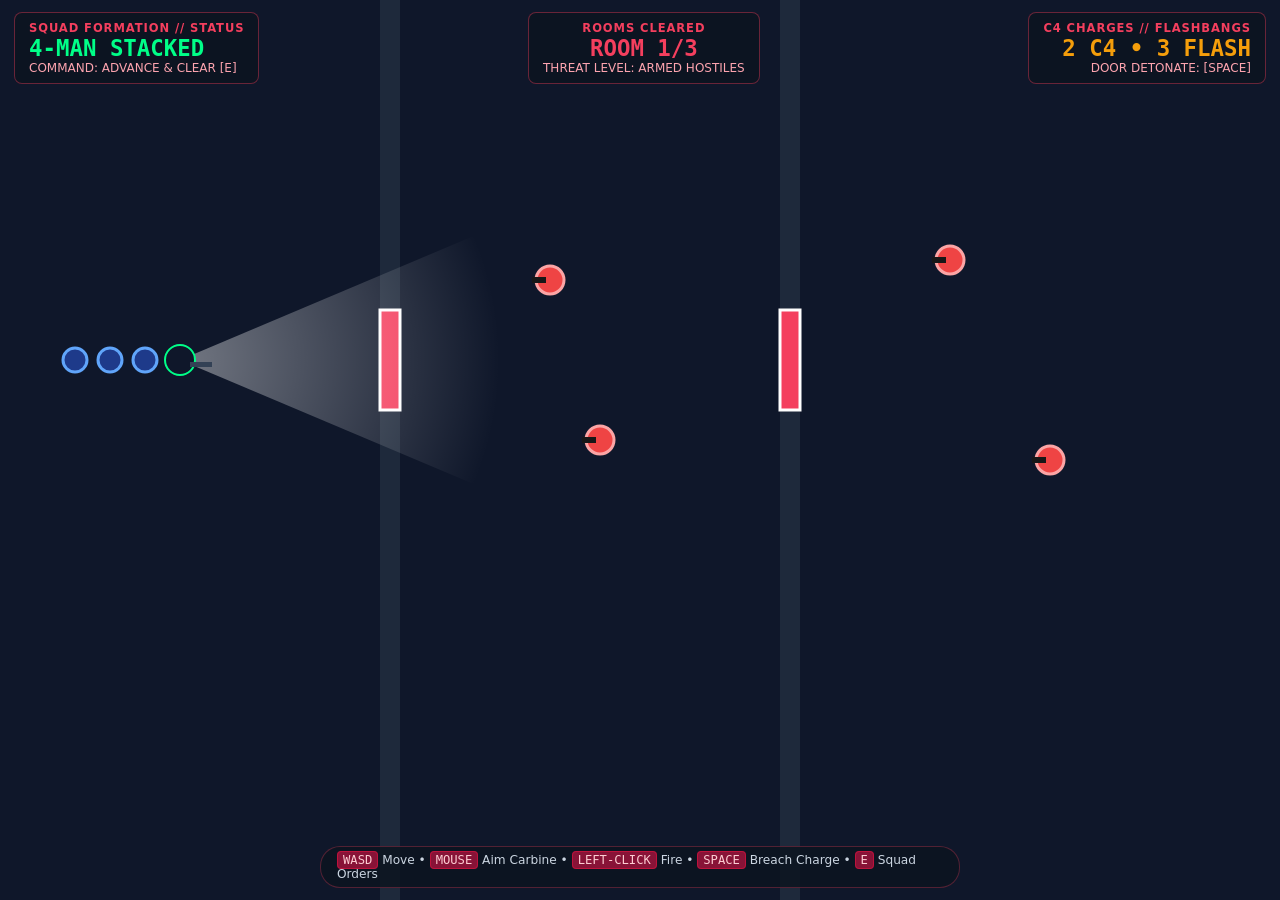
<file: games/cqb-breach/index.html>
<!DOCTYPE html>
<html lang="en">
<head>
  <meta charset="UTF-8">
  <meta name="viewport" content="width=device-width, initial-scale=1.0, maximum-scale=1.0, user-scalable=no">
  <title>CQB: Tactical Breach // Haunted Arcade</title>
  <style>
    * { box-sizing: border-box; margin: 0; padding: 0; user-select: none; }
    html, body { width: 100%; height: 100%; overflow: hidden; background: #080d14; color: #f8fafc; font-family: 'Segoe UI', system-ui, sans-serif; cursor: crosshair; }
    #game-container { position: relative; width: 100%; height: 100%; }
    canvas { display: block; width: 100%; height: 100%; background: #0c1420; }
    .hud-overlay { position: absolute; top: 12px; left: 14px; right: 14px; display: flex; justify-content: space-between; pointer-events: none; z-index: 10; }
    .hud-card { background: rgba(12, 20, 32, 0.85); border: 1px solid rgba(244, 63, 94, 0.4); border-radius: 8px; padding: 8px 14px; backdrop-filter: blur(8px); }
    .hud-title { font-size: 0.72rem; color: #f43f5e; text-transform: uppercase; letter-spacing: 0.08em; font-weight: 700; }
    .hud-val { font-size: 1.4rem; font-weight: 800; font-family: monospace; color: #fff; }
    .hud-sub { font-size: 0.75rem; color: #fda4af; }
    .controls-hint { position: absolute; bottom: 12px; left: 50%; transform: translateX(-50%); background: rgba(12, 20, 32, 0.85); border: 1px solid rgba(244, 63, 94, 0.3); border-radius: 20px; padding: 6px 16px; font-size: 0.76rem; color: #cbd5e1; pointer-events: none; }
    .controls-hint kbd { background: #881337; border: 1px solid #be123c; border-radius: 4px; padding: 1px 5px; color: #fecdd3; font-family: monospace; }
  </style>
</head>
<body>
  <div id="game-container">
    <canvas id="canvas" width="1280" height="720"></canvas>
    <div class="hud-overlay">
      <div class="hud-card">
        <div class="hud-title">SQUAD FORMATION // STATUS</div>
        <div class="hud-val" id="hud-squad" style="color:#00ff88;">4-MAN STACKED</div>
        <div class="hud-sub" id="hud-cmd">COMMAND: ADVANCE & CLEAR [E]</div>
      </div>
      <div class="hud-card" style="text-align: center;">
        <div class="hud-title">ROOMS CLEARED</div>
        <div class="hud-val" id="hud-rooms" style="color:#f43f5e;">ROOM 1/3</div>
        <div class="hud-sub" id="hud-threat">THREAT LEVEL: ARMED HOSTILES</div>
      </div>
      <div class="hud-card" style="text-align: right;">
        <div class="hud-title">C4 CHARGES // FLASHBANGS</div>
        <div class="hud-val" id="hud-breach" style="color:#f59e0b;">2 C4 • 3 FLASH</div>
        <div class="hud-sub">DOOR DETONATE: [SPACE]</div>
      </div>
    </div>
    <div class="controls-hint">
      <kbd>WASD</kbd> Move • <kbd>MOUSE</kbd> Aim Carbine • <kbd>LEFT-CLICK</kbd> Fire • <kbd>SPACE</kbd> Breach Charge • <kbd>E</kbd> Squad Orders
    </div>
  </div>
  <script src="game.js"></script>
</body>
</html>
</file>
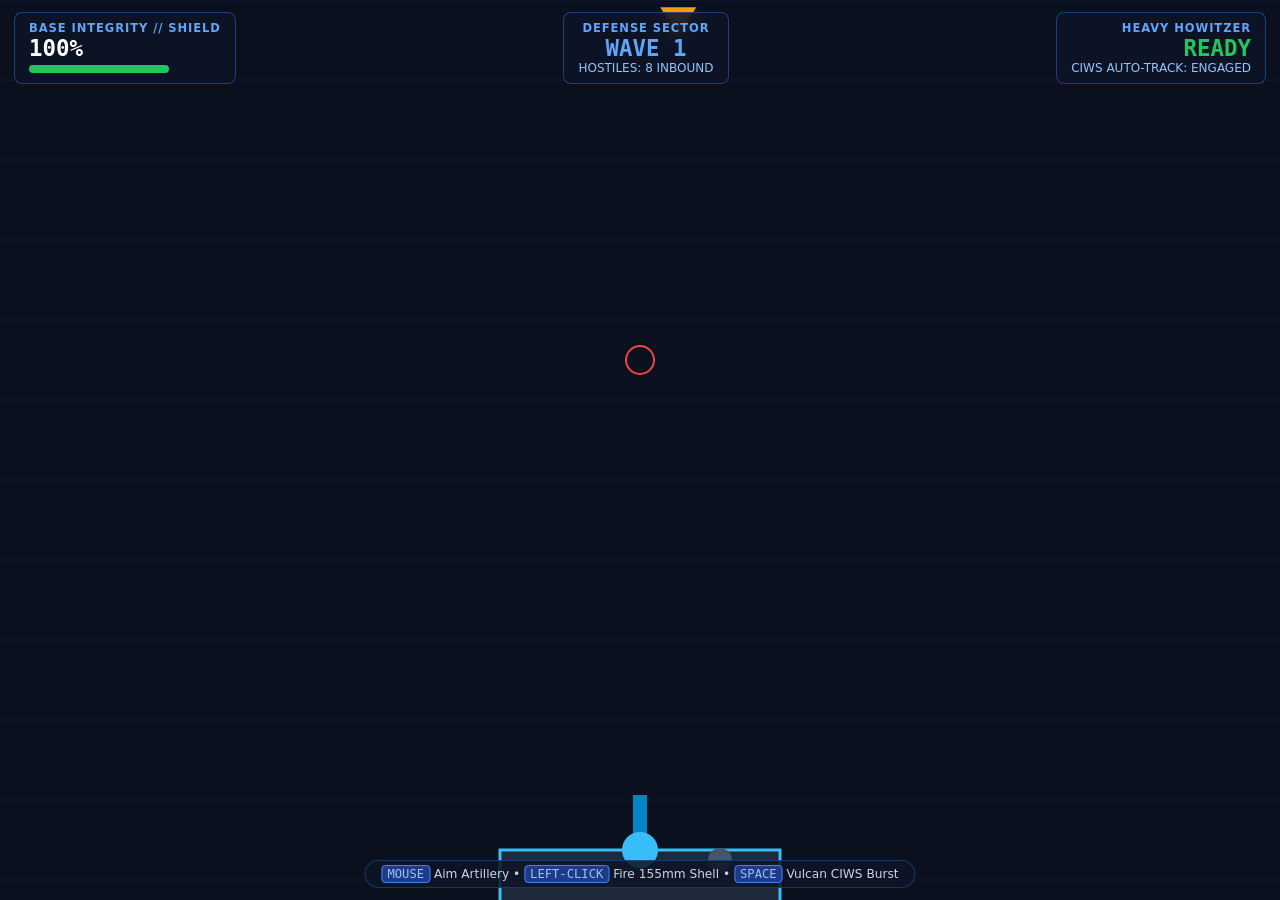
<file: games/iron-guard/index.html>
<!DOCTYPE html>
<html lang="en">
<head>
  <meta charset="UTF-8">
  <meta name="viewport" content="width=device-width, initial-scale=1.0, maximum-scale=1.0, user-scalable=no">
  <title>Iron Guard: Base Defense // Haunted Arcade</title>
  <style>
    * { box-sizing: border-box; margin: 0; padding: 0; user-select: none; }
    html, body { width: 100%; height: 100%; overflow: hidden; background: #0b0f17; color: #f8fafc; font-family: 'Segoe UI', system-ui, sans-serif; cursor: crosshair; }
    #game-container { position: relative; width: 100%; height: 100%; }
    canvas { display: block; width: 100%; height: 100%; background: #0d1527; }
    .hud-overlay { position: absolute; top: 12px; left: 14px; right: 14px; display: flex; justify-content: space-between; pointer-events: none; z-index: 10; }
    .hud-card { background: rgba(13, 21, 39, 0.85); border: 1px solid rgba(59, 130, 246, 0.4); border-radius: 8px; padding: 8px 14px; backdrop-filter: blur(8px); }
    .hud-title { font-size: 0.72rem; color: #60a5fa; text-transform: uppercase; letter-spacing: 0.08em; font-weight: 700; }
    .hud-val { font-size: 1.4rem; font-weight: 800; font-family: monospace; color: #fff; }
    .hud-sub { font-size: 0.75rem; color: #93c5fd; }
    .base-health-wrap { width: 140px; height: 8px; background: rgba(255,255,255,0.1); border-radius: 4px; overflow: hidden; margin-top: 4px; }
    .base-health-fill { width: 100%; height: 100%; background: #22c55e; transition: width 0.1s linear; }
    .controls-hint { position: absolute; bottom: 12px; left: 50%; transform: translateX(-50%); background: rgba(13, 21, 39, 0.85); border: 1px solid rgba(59, 130, 246, 0.3); border-radius: 20px; padding: 6px 16px; font-size: 0.76rem; color: #cbd5e1; pointer-events: none; }
    .controls-hint kbd { background: #1e3a8a; border: 1px solid #3b82f6; border-radius: 4px; padding: 1px 5px; color: #93c5fd; font-family: monospace; }
  </style>
</head>
<body>
  <div id="game-container">
    <canvas id="canvas" width="1280" height="720"></canvas>
    <div class="hud-overlay">
      <div class="hud-card">
        <div class="hud-title">BASE INTEGRITY // SHIELD</div>
        <div class="hud-val" id="hud-health">100%</div>
        <div class="base-health-wrap"><div class="base-health-fill" id="hud-health-bar"></div></div>
      </div>
      <div class="hud-card" style="text-align: center;">
        <div class="hud-title">DEFENSE SECTOR</div>
        <div class="hud-val" id="hud-wave" style="color:#60a5fa;">WAVE 1</div>
        <div class="hud-sub" id="hud-targets">HOSTILES: 8 INBOUND</div>
      </div>
      <div class="hud-card" style="text-align: right;">
        <div class="hud-title">HEAVY HOWITZER</div>
        <div class="hud-val" id="hud-artillery" style="color:#f59e0b;">READY</div>
        <div class="hud-sub">CIWS AUTO-TRACK: ENGAGED</div>
      </div>
    </div>
    <div class="controls-hint">
      <kbd>MOUSE</kbd> Aim Artillery • <kbd>LEFT-CLICK</kbd> Fire 155mm Shell • <kbd>SPACE</kbd> Vulcan CIWS Burst
    </div>
  </div>
  <script src="game.js"></script>
</body>
</html>
</file>
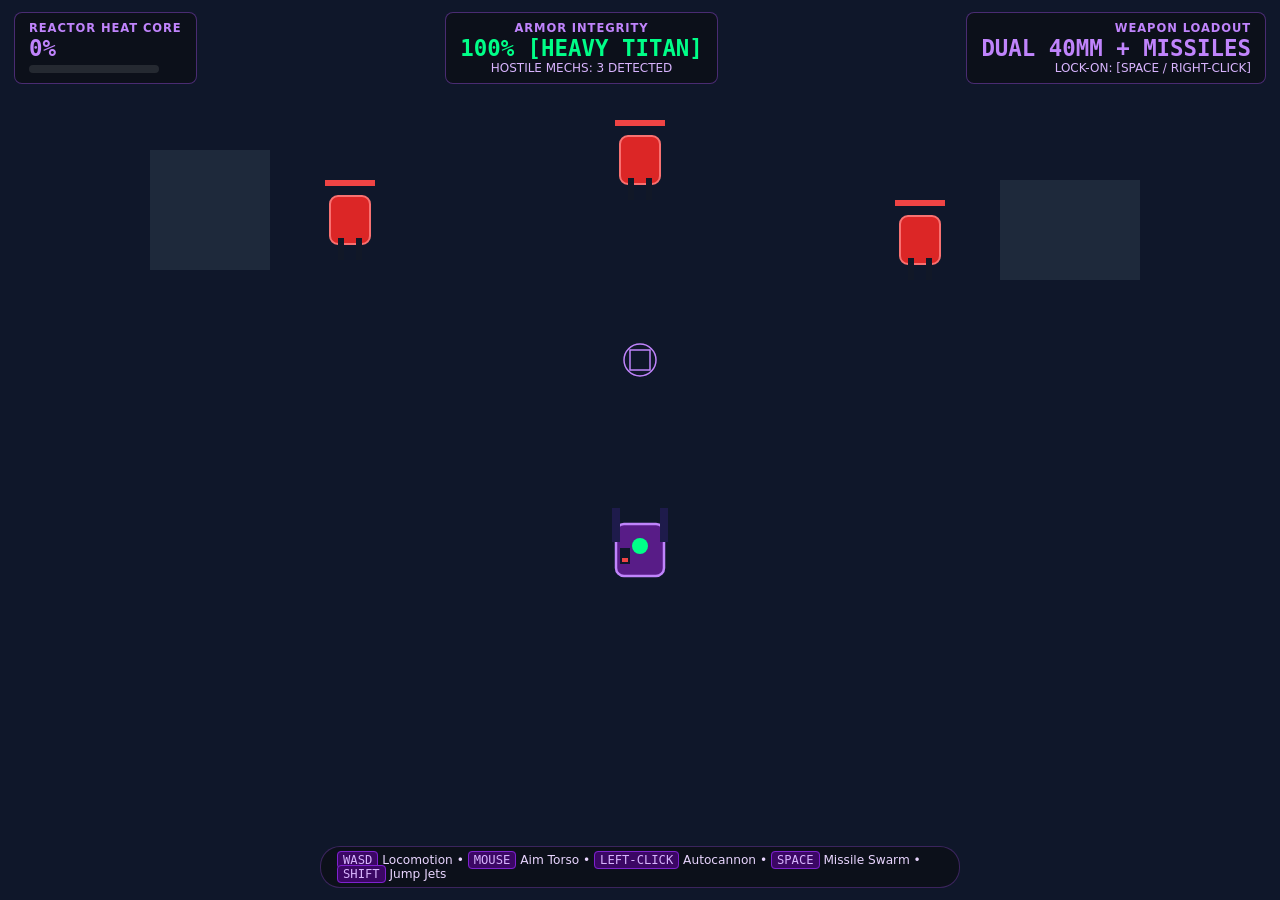
<file: games/mech-assault/index.html>
<!DOCTYPE html>
<html lang="en">
<head>
  <meta charset="UTF-8">
  <meta name="viewport" content="width=device-width, initial-scale=1.0, maximum-scale=1.0, user-scalable=no">
  <title>Mech Assault: Frontline // Haunted Arcade</title>
  <style>
    * { box-sizing: border-box; margin: 0; padding: 0; user-select: none; }
    html, body { width: 100%; height: 100%; overflow: hidden; background: #07090e; color: #f8fafc; font-family: 'Segoe UI', system-ui, sans-serif; cursor: crosshair; }
    #game-container { position: relative; width: 100%; height: 100%; }
    canvas { display: block; width: 100%; height: 100%; background: #0c1018; }
    .hud-overlay { position: absolute; top: 12px; left: 14px; right: 14px; display: flex; justify-content: space-between; pointer-events: none; z-index: 10; }
    .hud-card { background: rgba(12, 16, 24, 0.85); border: 1px solid rgba(168, 85, 247, 0.4); border-radius: 8px; padding: 8px 14px; backdrop-filter: blur(8px); }
    .hud-title { font-size: 0.72rem; color: #c084fc; text-transform: uppercase; letter-spacing: 0.08em; font-weight: 700; }
    .hud-val { font-size: 1.4rem; font-weight: 800; font-family: monospace; color: #fff; }
    .hud-sub { font-size: 0.75rem; color: #d8b4fe; }
    .heat-bar-wrap { width: 130px; height: 8px; background: rgba(255,255,255,0.1); border-radius: 4px; overflow: hidden; margin-top: 4px; }
    .heat-bar-fill { width: 0%; height: 100%; background: #22c55e; transition: width 0.1s linear; }
    .controls-hint { position: absolute; bottom: 12px; left: 50%; transform: translateX(-50%); background: rgba(12, 16, 24, 0.85); border: 1px solid rgba(168, 85, 247, 0.3); border-radius: 20px; padding: 6px 16px; font-size: 0.76rem; color: #e9d5ff; pointer-events: none; }
    .controls-hint kbd { background: #3b0764; border: 1px solid #7e22ce; border-radius: 4px; padding: 1px 5px; color: #d8b4fe; font-family: monospace; }
  </style>
</head>
<body>
  <div id="game-container">
    <canvas id="canvas" width="1280" height="720"></canvas>
    <div class="hud-overlay">
      <div class="hud-card">
        <div class="hud-title">REACTOR HEAT CORE</div>
        <div class="hud-val" id="hud-heat">24%</div>
        <div class="heat-bar-wrap"><div class="heat-bar-fill" id="hud-heat-bar"></div></div>
      </div>
      <div class="hud-card" style="text-align: center;">
        <div class="hud-title">ARMOR INTEGRITY</div>
        <div class="hud-val" id="hud-armor" style="color:#00ff88;">100% [HEAVY TITAN]</div>
        <div class="hud-sub" id="hud-mechs">HOSTILE MECHS: 3 DETECTED</div>
      </div>
      <div class="hud-card" style="text-align: right;">
        <div class="hud-title">WEAPON LOADOUT</div>
        <div class="hud-val" id="hud-weapon" style="color:#c084fc;">DUAL 40MM + MISSILES</div>
        <div class="hud-sub">LOCK-ON: [SPACE / RIGHT-CLICK]</div>
      </div>
    </div>
    <div class="controls-hint">
      <kbd>WASD</kbd> Locomotion • <kbd>MOUSE</kbd> Aim Torso • <kbd>LEFT-CLICK</kbd> Autocannon • <kbd>SPACE</kbd> Missile Swarm • <kbd>SHIFT</kbd> Jump Jets
    </div>
  </div>
  <script src="game.js"></script>
</body>
</html>
</file>
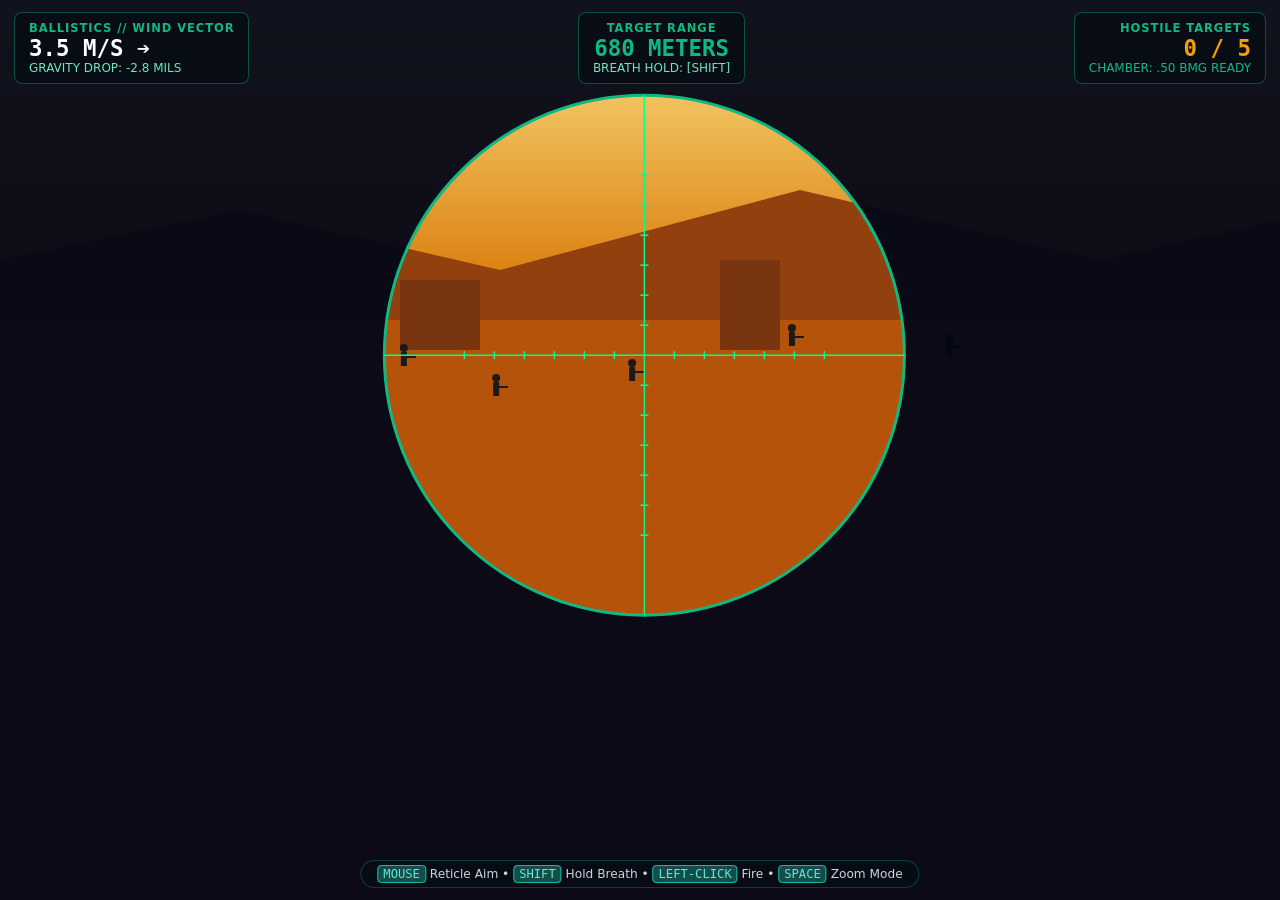
<file: games/sniper-ghost/index.html>
<!DOCTYPE html>
<html lang="en">
<head>
  <meta charset="UTF-8">
  <meta name="viewport" content="width=device-width, initial-scale=1.0, maximum-scale=1.0, user-scalable=no">
  <title>Sniper Ghost: Desert Storm // Haunted Arcade</title>
  <style>
    * { box-sizing: border-box; margin: 0; padding: 0; user-select: none; }
    html, body { width: 100%; height: 100%; overflow: hidden; background: #07090f; color: #f8fafc; font-family: 'Segoe UI', system-ui, sans-serif; cursor: none; }
    #game-container { position: relative; width: 100%; height: 100%; }
    canvas { display: block; width: 100%; height: 100%; background: #23160a; }
    .hud-overlay { position: absolute; top: 12px; left: 14px; right: 14px; display: flex; justify-content: space-between; pointer-events: none; z-index: 10; }
    .hud-card { background: rgba(8, 12, 20, 0.85); border: 1px solid rgba(16, 185, 129, 0.4); border-radius: 8px; padding: 8px 14px; backdrop-filter: blur(8px); }
    .hud-title { font-size: 0.72rem; color: #10b981; text-transform: uppercase; letter-spacing: 0.08em; font-weight: 700; }
    .hud-val { font-size: 1.4rem; font-weight: 800; font-family: monospace; color: #fff; }
    .hud-sub { font-size: 0.75rem; color: #6ee7b7; }
    .controls-hint { position: absolute; bottom: 12px; left: 50%; transform: translateX(-50%); background: rgba(8, 12, 20, 0.85); border: 1px solid rgba(16, 185, 129, 0.3); border-radius: 20px; padding: 6px 16px; font-size: 0.76rem; color: #cbd5e1; pointer-events: none; }
    .controls-hint kbd { background: #134e4a; border: 1px solid #14b8a6; border-radius: 4px; padding: 1px 5px; color: #5eead4; font-family: monospace; }
  </style>
</head>
<body>
  <div id="game-container">
    <canvas id="canvas" width="1280" height="720"></canvas>
    <div class="hud-overlay">
      <div class="hud-card">
        <div class="hud-title">BALLISTICS // WIND VECTOR</div>
        <div class="hud-val" id="hud-wind">4.2 M/S ➔</div>
        <div class="hud-sub" id="hud-drop">GRAVITY DROP: -2.8 MILS</div>
      </div>
      <div class="hud-card" style="text-align: center;">
        <div class="hud-title">TARGET RANGE</div>
        <div class="hud-val" id="hud-range" style="color:#10b981;">680 METERS</div>
        <div class="hud-sub" id="hud-breath">BREATH HOLD: [SHIFT] STEADY</div>
      </div>
      <div class="hud-card" style="text-align: right;">
        <div class="hud-title">HOSTILE TARGETS</div>
        <div class="hud-val" id="hud-score" style="color:#f59e0b;">0 / 5</div>
        <div class="hud-sub" id="hud-bullet">CHAMBER: .50 BMG READY</div>
      </div>
    </div>
    <div class="controls-hint">
      <kbd>MOUSE</kbd> Reticle Aim • <kbd>SHIFT</kbd> Hold Breath • <kbd>LEFT-CLICK</kbd> Fire • <kbd>SPACE</kbd> Zoom Mode
    </div>
  </div>
  <script src="game.js"></script>
</body>
</html>
</file>
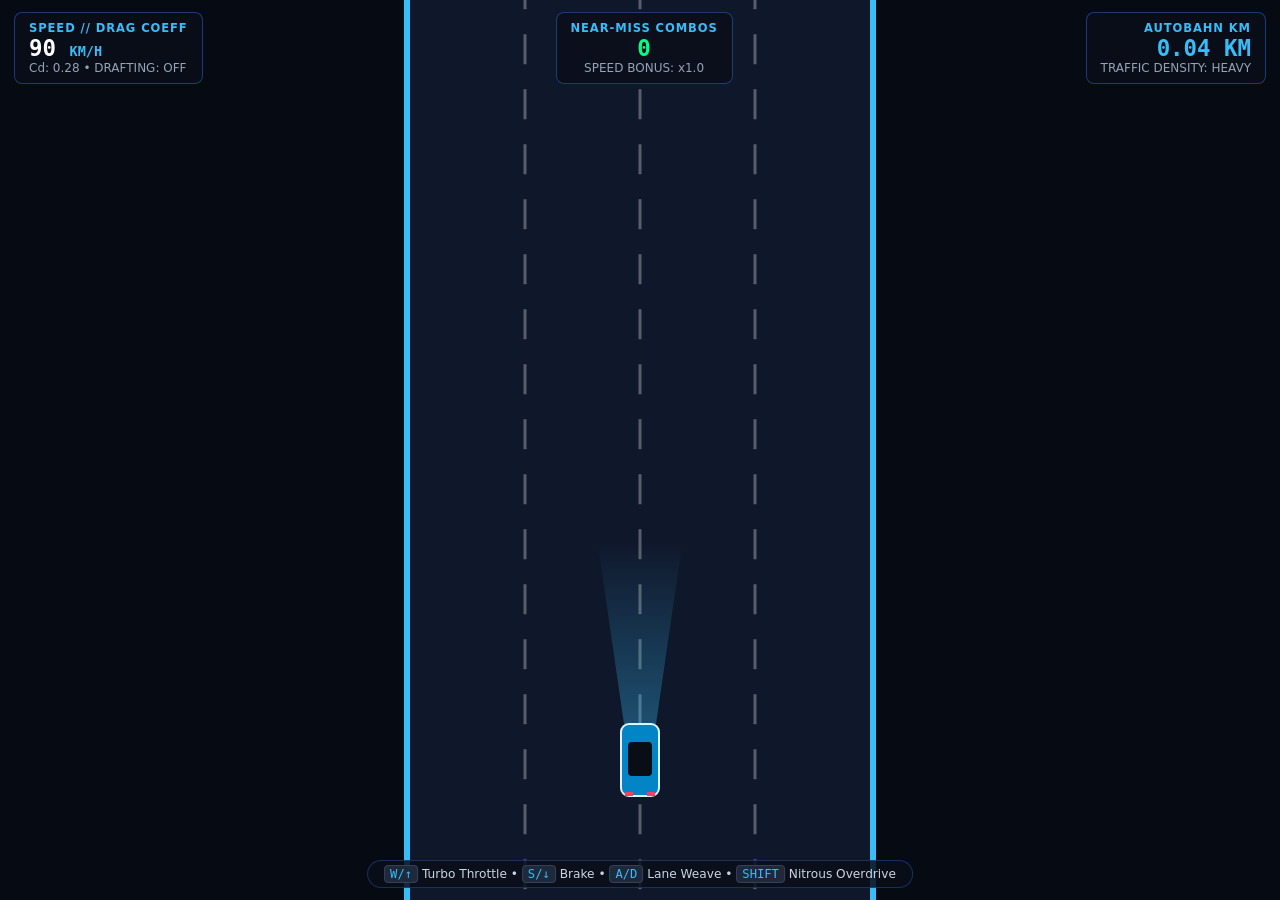
<file: games/velocity/index.html>
<!DOCTYPE html>
<html lang="en">
<head>
  <meta charset="UTF-8">
  <meta name="viewport" content="width=device-width, initial-scale=1.0, maximum-scale=1.0, user-scalable=no">
  <title>Velocity: Autobahn Pursuit // Haunted Arcade</title>
  <style>
    * { box-sizing: border-box; margin: 0; padding: 0; user-select: none; }
    html, body { width: 100%; height: 100%; overflow: hidden; background: #030712; color: #f9fafb; font-family: 'Segoe UI', system-ui, sans-serif; }
    #game-container { position: relative; width: 100%; height: 100%; }
    canvas { display: block; width: 100%; height: 100%; background: #0b0f19; }
    .hud-overlay { position: absolute; top: 12px; left: 14px; right: 14px; display: flex; justify-content: space-between; pointer-events: none; z-index: 10; }
    .hud-card { background: rgba(11, 15, 25, 0.85); border: 1px solid rgba(59, 130, 246, 0.4); border-radius: 8px; padding: 8px 14px; backdrop-filter: blur(8px); }
    .hud-title { font-size: 0.72rem; color: #38bdf8; text-transform: uppercase; letter-spacing: 0.08em; font-weight: 700; }
    .hud-val { font-size: 1.4rem; font-weight: 800; font-family: monospace; color: #fff; }
    .hud-sub { font-size: 0.75rem; color: #94a3b8; }
    .controls-hint { position: absolute; bottom: 12px; left: 50%; transform: translateX(-50%); background: rgba(11, 15, 25, 0.85); border: 1px solid rgba(59, 130, 246, 0.3); border-radius: 20px; padding: 6px 16px; font-size: 0.76rem; color: #cbd5e1; pointer-events: none; }
    .controls-hint kbd { background: #1e293b; border: 1px solid #334155; border-radius: 4px; padding: 1px 5px; color: #38bdf8; font-family: monospace; }
  </style>
</head>
<body>
  <div id="game-container">
    <canvas id="canvas" width="1280" height="720"></canvas>
    <div class="hud-overlay">
      <div class="hud-card">
        <div class="hud-title">SPEED // DRAG COEFF</div>
        <div class="hud-val" id="hud-speed">0 <span style="font-size:0.85rem;color:#38bdf8;">KM/H</span></div>
        <div class="hud-sub" id="hud-drag">Cd: 0.28 • DRAFTING: OFF</div>
      </div>
      <div class="hud-card" style="text-align: center;">
        <div class="hud-title">NEAR-MISS COMBOS</div>
        <div class="hud-val" id="hud-score" style="color:#00ff88;">0</div>
        <div class="hud-sub" id="hud-mult">SPEED BONUS: x1.0</div>
      </div>
      <div class="hud-card" style="text-align: right;">
        <div class="hud-title">AUTOBAHN KM</div>
        <div class="hud-val" id="hud-dist" style="color:#38bdf8;">0.00 KM</div>
        <div class="hud-sub">TRAFFIC DENSITY: HEAVY</div>
      </div>
    </div>
    <div class="controls-hint">
      <kbd>W/↑</kbd> Turbo Throttle • <kbd>S/↓</kbd> Brake • <kbd>A/D</kbd> Lane Weave • <kbd>SHIFT</kbd> Nitrous Overdrive
    </div>
  </div>
  <script src="game.js"></script>
</body>
</html>
</file>
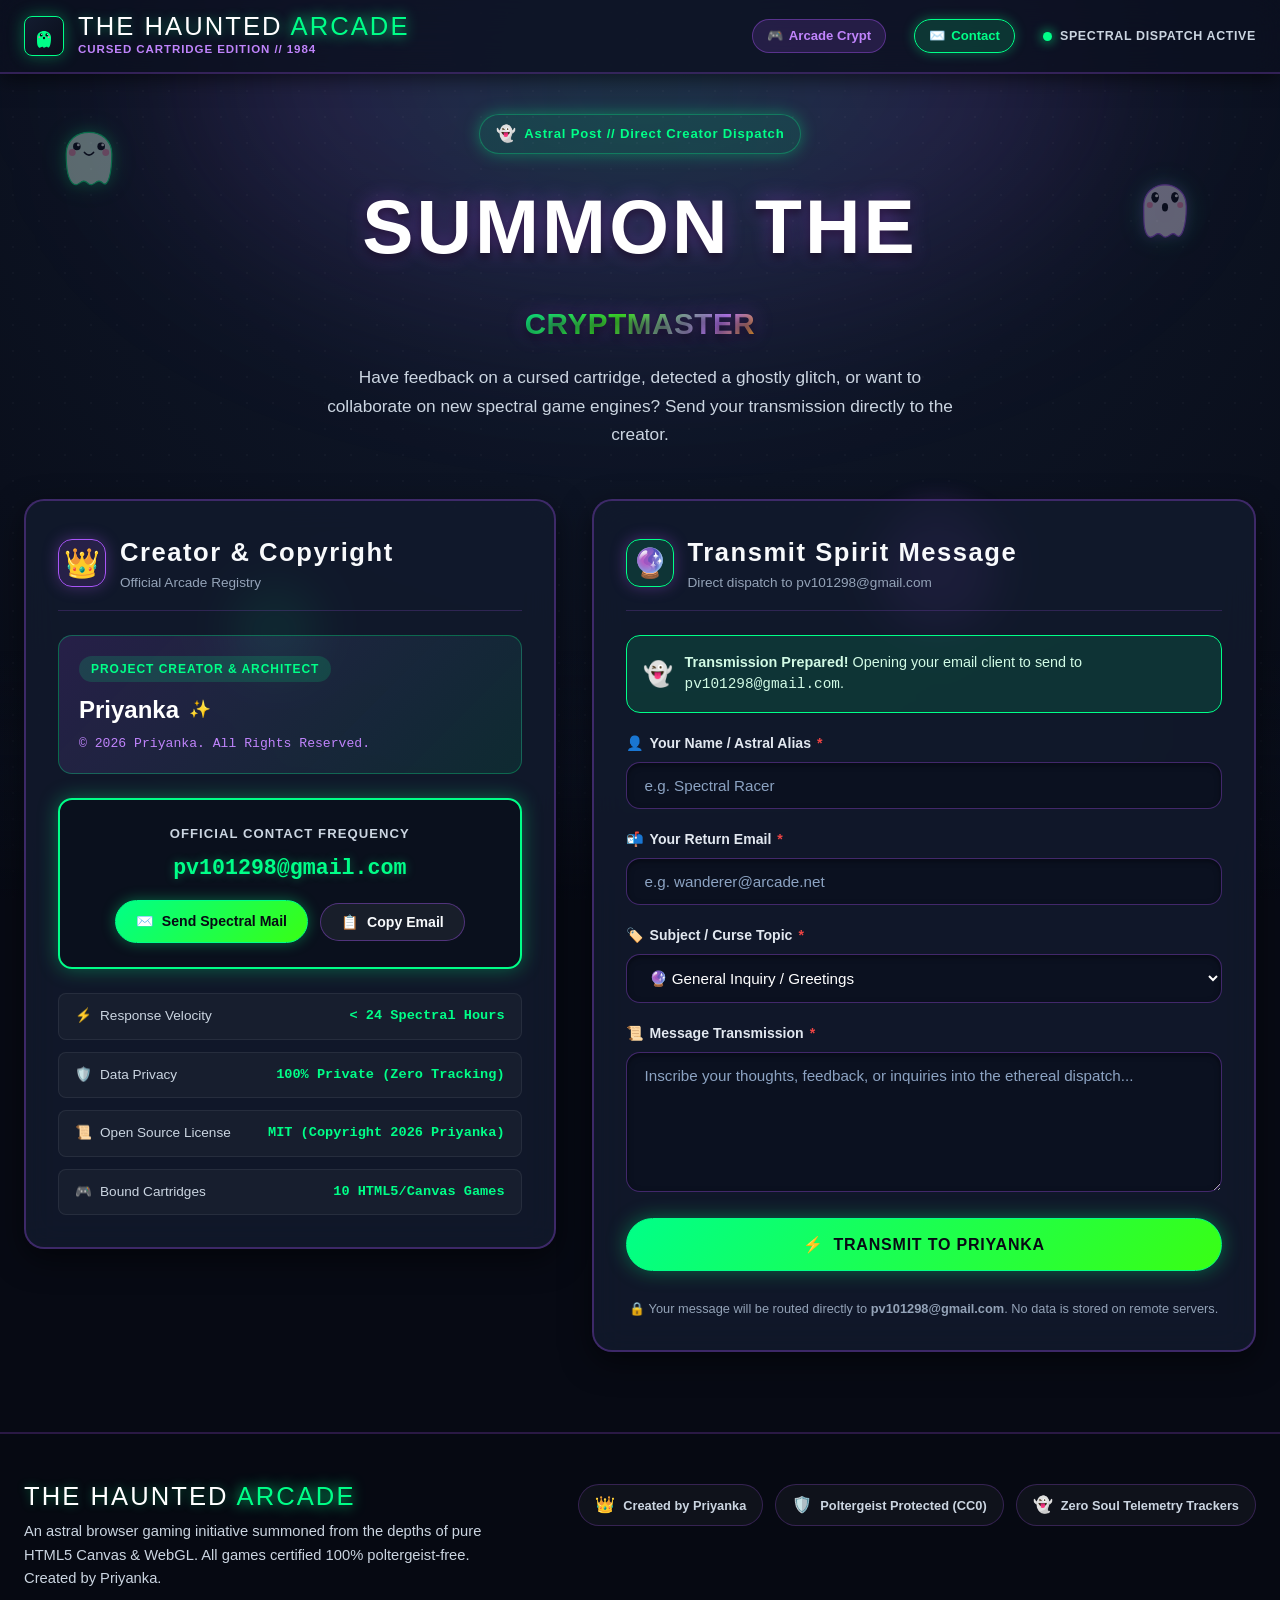
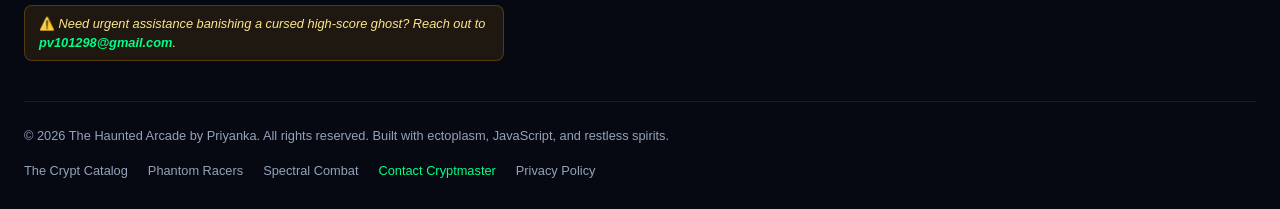
<file: contact.html>
<!DOCTYPE html>
<html lang="en">
<head>
  <meta charset="UTF-8">
  <meta name="viewport" content="width=device-width, initial-scale=1.0">
  <title>Contact The Cryptmaster // The Haunted Arcade</title>
  <meta name="description" content="Connect with Priyanka, creator of The Haunted Arcade. Send inquiries, bug reports, and spectral feedback to pv101298@gmail.com.">
  <meta name="theme-color" content="#070a14">

  <!-- Favicon: Cute Spooky Ghost -->
  <link rel="icon" type="image/svg+xml" href="data:image/svg+xml,<svg xmlns='http://www.w3.org/2000/svg' viewBox='0 0 100 100'><path d='M20,60 C20,25 80,25 80,60 C80,85 75,95 68,90 C60,85 55,95 48,90 C40,85 35,95 28,90 C22,85 20,75 20,60 Z' fill='%2300ff88'/><circle cx='38' cy='48' r='6' fill='%23070a14'/><circle cx='62' cy='48' r='6' fill='%23070a14'/><circle cx='40' cy='46' r='2' fill='%23ffffff'/><circle cx='64' cy='46' r='2' fill='%23ffffff'/><circle cx='32' cy='56' r='4' fill='%23ff70a6'/><circle cx='68' cy='56' r='4' fill='%23ff70a6'/><ellipse cx='50' cy='58' rx='4' ry='5' fill='%23070a14'/></svg>">


  <!-- Stylesheet -->
  <link rel="stylesheet" href="style.css">
</head>
<body class="haunted-theme">
  <!-- Ambient Ghost Glow & Fog -->
  <div class="ambient-glow-top" aria-hidden="true"></div>
  <div class="ambient-noise" aria-hidden="true"></div>
  <div class="crypt-fog" aria-hidden="true"></div>

  <!-- Floating Cute Background Ghosts -->
  <div class="haunted-background" aria-hidden="true">
    <div class="bg-ghost ghost-bob-1">
      <svg class="floating-ghost-svg" viewBox="0 0 100 120">
        <path class="ghost-shape" d="M 20 60 C 20 22, 80 22, 80 60 C 80 85, 75 105, 68 98 C 60 90, 56 106, 48 98 C 40 90, 36 106, 28 98 C 22 92, 20 80, 20 60 Z"/>
        <circle cx="34" cy="50" r="5" class="ghost-eye"/>
        <circle cx="66" cy="50" r="5" class="ghost-eye"/>
        <circle cx="36" cy="48" r="1.8" class="ghost-pupil-white"/>
        <circle cx="68" cy="48" r="1.8" class="ghost-pupil-white"/>
        <circle cx="28" cy="58" r="4.5" class="ghost-blush"/>
        <circle cx="72" cy="58" r="4.5" class="ghost-blush"/>
        <path d="M 44 58 Q 50 65 56 58" class="ghost-mouth-smile"/>
      </svg>
    </div>
    <div class="bg-ghost ghost-bob-2">
      <svg class="floating-ghost-svg" viewBox="0 0 100 120">
        <path class="ghost-shape purple-spirit" d="M 22 58 C 22 20, 78 20, 78 58 C 78 84, 72 102, 65 96 C 58 88, 54 104, 46 96 C 38 88, 34 104, 27 96 C 22 90, 22 78, 22 58 Z"/>
        <ellipse cx="37" cy="46" rx="5" ry="7" class="ghost-eye"/>
        <ellipse cx="63" cy="46" rx="5" ry="7" class="ghost-eye"/>
        <circle cx="39" cy="44" r="2" class="ghost-pupil-white"/>
        <circle cx="65" cy="44" r="2" class="ghost-pupil-white"/>
        <circle cx="30" cy="56" r="4" class="ghost-blush"/>
        <circle cx="70" cy="56" r="4" class="ghost-blush"/>
        <ellipse cx="50" cy="59" rx="4" ry="5.5" class="ghost-mouth-gasp"/>
      </svg>
    </div>
    <div class="spectral-wisp wisp-1"></div>
    <div class="spectral-wisp wisp-2"></div>
  </div>

  <!-- Haunted Arcade Navigation Bar -->
  <header class="portal-nav">
    <div class="portal-nav-container">
      <div class="nav-brand">
        <a href="index.html" class="brand-link" aria-label="The Haunted Arcade Home">
          <div class="brand-ghost-emblem" aria-hidden="true">
            <svg viewBox="0 0 100 100" class="brand-svg">
              <path d="M 25 55 C 25 24, 75 24, 75 55 C 75 80, 70 95, 63 90 C 56 84, 53 96, 47 90 C 41 84, 37 96, 31 90 C 25 84, 25 74, 25 55 Z" fill="#00ff88"/>
              <ellipse cx="40" cy="46" rx="5" ry="6" fill="#070a14"/>
              <ellipse cx="60" cy="46" rx="5" ry="6" fill="#070a14"/>
              <circle cx="42" cy="44" r="2" fill="#ffffff"/>
              <circle cx="62" cy="44" r="2" fill="#ffffff"/>
              <circle cx="33" cy="54" r="3.5" fill="#ff70a6"/>
              <circle cx="67" cy="54" r="3.5" fill="#ff70a6"/>
              <ellipse cx="50" cy="57" rx="4" ry="4.5" fill="#070a14"/>
            </svg>
          </div>
          <div class="brand-text">
            <div class="brand-name">THE HAUNTED <span>ARCADE</span></div>
            <div class="brand-edition">Cursed Cartridge Edition // 1984</div>
          </div>
        </a>
      </div>

      <div class="nav-stats">
        <a href="index.html" class="nav-contact-link" style="margin-right: 8px;">
          <span>🎮</span> Arcade Crypt
        </a>
        <a href="contact.html" class="nav-contact-link active">
          <span>✉️</span> Contact
        </a>
        <div class="nav-stat-item" style="margin-left: 8px;">
          <div class="nav-status-dot ecto-pulse" aria-hidden="true"></div>
          <span>SPECTRAL DISPATCH ACTIVE</span>
        </div>
      </div>
    </div>
  </header>

  <main>
    <div class="contact-container">
      <!-- Hero Header -->
      <section class="contact-hero">
        <div class="hero-meta-label">
          <span class="hero-badge-ghost">👻</span>
          <span>Astral Post // Direct Creator Dispatch</span>
        </div>
        <h1 class="hero-title" style="margin-top: 12px; margin-bottom: 16px;">
          SUMMON THE <span class="hero-title-highlight">CRYPTMASTER</span>
        </h1>
        <p class="hero-description" style="margin: 0 auto; max-width: 650px;">
          Have feedback on a cursed cartridge, detected a ghostly glitch, or want to collaborate on new spectral game engines? Send your transmission directly to the creator.
        </p>
      </section>

      <!-- Contact Main Grid -->
      <div class="contact-grid">
        <!-- Left Column: Direct Connection & Creator Details -->
        <div class="contact-card">
          <div class="contact-card-header">
            <div class="contact-header-icon" aria-hidden="true">👑</div>
            <div>
              <h2 class="contact-header-title">Creator &amp; Copyright</h2>
              <div class="contact-header-subtitle">Official Arcade Registry</div>
            </div>
          </div>

          <!-- Creator Highlight Box -->
          <div class="creator-highlight-box">
            <span class="creator-badge">Project Creator &amp; Architect</span>
            <div class="creator-name">
              <span>Priyanka</span>
              <span title="Verified Spirit Architect" style="color: var(--ecto-green); font-size: 1.1rem;">✨</span>
            </div>
            <div class="creator-copyright">
              &copy; 2026 Priyanka. All Rights Reserved.
            </div>
          </div>

          <!-- Highlighted Email Card -->
          <div class="email-feature-card">
            <div class="email-label">Official Contact Frequency</div>
            <a href="mailto:pv101298@gmail.com" class="email-address-display" id="main-email-link" title="Click to email Priyanka">
              pv101298@gmail.com
            </a>
            <div class="email-actions-row">
              <a href="mailto:pv101298@gmail.com" class="btn-email-action btn-email-primary">
                <span>✉️</span> Send Spectral Mail
              </a>
              <button type="button" class="btn-email-action btn-email-secondary" id="btn-copy-email">
                <span id="copy-icon">📋</span>
                <span id="copy-text">Copy Email</span>
              </button>
            </div>
          </div>

          <!-- Fast Facts / Telemetry List -->
          <div class="quick-stats-list">
            <div class="quick-stat-item">
              <span class="quick-stat-key"><span>⚡</span> Response Velocity</span>
              <span class="quick-stat-val">&lt; 24 Spectral Hours</span>
            </div>
            <div class="quick-stat-item">
              <span class="quick-stat-key"><span>🛡️</span> Data Privacy</span>
              <span class="quick-stat-val">100% Private (Zero Tracking)</span>
            </div>
            <div class="quick-stat-item">
              <span class="quick-stat-key"><span>📜</span> Open Source License</span>
              <span class="quick-stat-val">MIT (Copyright 2026 Priyanka)</span>
            </div>
            <div class="quick-stat-item">
              <span class="quick-stat-key"><span>🎮</span> Bound Cartridges</span>
              <span class="quick-stat-val">10 HTML5/Canvas Games</span>
            </div>
          </div>
        </div>

        <!-- Right Column: Interactive Astral Message Transmission Form -->
        <div class="contact-card">
          <div class="contact-card-header">
            <div class="contact-header-icon" aria-hidden="true" style="border-color: var(--ecto-green); background: rgba(0,255,136,0.12);">🔮</div>
            <div>
              <h2 class="contact-header-title">Transmit Spirit Message</h2>
              <div class="contact-header-subtitle">Direct dispatch to pv101298@gmail.com</div>
            </div>
          </div>

          <!-- Success Alert Message -->
          <div id="form-success" class="form-status-alert success" role="alert">
            <span style="font-size: 1.5rem;">👻</span>
            <div>
              <strong>Transmission Prepared!</strong> Opening your email client to send to <code>pv101298@gmail.com</code>.
            </div>
          </div>

          <!-- Contact Form -->
          <form id="contact-form" class="contact-form" novalidate>
            <div class="form-group">
              <label for="sender-name" class="form-label">
                <span>👤</span> Your Name / Astral Alias <span class="req">*</span>
              </label>
              <input 
                type="text" 
                id="sender-name" 
                class="form-control" 
                placeholder="e.g. Spectral Racer" 
                required 
                autocomplete="name"
              >
            </div>

            <div class="form-group">
              <label for="sender-email" class="form-label">
                <span>📬</span> Your Return Email <span class="req">*</span>
              </label>
              <input 
                type="email" 
                id="sender-email" 
                class="form-control" 
                placeholder="e.g. wanderer@arcade.net" 
                required 
                autocomplete="email"
              >
            </div>

            <div class="form-group">
              <label for="message-subject" class="form-label">
                <span>🏷️</span> Subject / Curse Topic <span class="req">*</span>
              </label>
              <select id="message-subject" class="form-control" style="cursor: pointer;">
                <option value="General Inquiry">🔮 General Inquiry / Greetings</option>
                <option value="Game Bug Report">🐛 Cursed Glitch / Bug Report</option>
                <option value="Game Feature Suggestion">✨ Feature Suggestion / Idea</option>
                <option value="Collaboration & Licensing">🤝 Collaboration or Partnership</option>
              </select>
            </div>

            <div class="form-group">
              <label for="sender-message" class="form-label">
                <span>📜</span> Message Transmission <span class="req">*</span>
              </label>
              <textarea 
                id="sender-message" 
                class="form-control" 
                placeholder="Inscribe your thoughts, feedback, or inquiries into the ethereal dispatch..." 
                required
              ></textarea>
            </div>

            <button type="submit" class="btn-submit-message">
              <span>⚡</span> Transmit to Priyanka
            </button>

            <div class="form-notice">
              🔒 Your message will be routed directly to <strong>pv101298@gmail.com</strong>. No data is stored on remote servers.
            </div>
          </form>
        </div>
      </div>
    </div>
  </main>

  <!-- Haunted Arcade Footer -->
  <footer class="portal-footer">
    <div class="footer-container">
      <div class="footer-top">
        <div class="footer-brand-column">
          <div class="brand-name">THE HAUNTED <span>ARCADE</span></div>
          <p class="footer-tagline">
            An astral browser gaming initiative summoned from the depths of pure HTML5 Canvas &amp; WebGL. 
            All games certified 100% poltergeist-free. Created by Priyanka.
          </p>
          <div class="footer-lore-note">
            ⚠️ <em>Need urgent assistance banishing a cursed high-score ghost? Reach out to <strong style="color:var(--ecto-green);">pv101298@gmail.com</strong>.</em>
          </div>
        </div>

        <div class="footer-badges">
          <div class="footer-badge">
            <span class="badge-icon-ghost">👑</span>
            <span>Created by Priyanka</span>
          </div>
          <div class="footer-badge">
            <span class="badge-icon-ghost">🛡️</span>
            <span>Poltergeist Protected (CC0)</span>
          </div>
          <div class="footer-badge">
            <span class="badge-icon-ghost">👻</span>
            <span>Zero Soul Telemetry Trackers</span>
          </div>
        </div>
      </div>

      <div class="footer-bottom">
        <div>&copy; 2026 The Haunted Arcade by Priyanka. All rights reserved. Built with ectoplasm, JavaScript, and restless spirits.</div>
        <div class="footer-links">
          <a href="index.html" class="footer-link">The Crypt Catalog</a>
          <a href="index.html#tab-racing" class="footer-link">Phantom Racers</a>
          <a href="index.html#tab-combat" class="footer-link">Spectral Combat</a>
          <a href="contact.html" class="footer-link active" style="color: var(--ecto-green);">Contact Cryptmaster</a>
          <a href="PRIVACY.md" class="footer-link">Privacy Policy</a>
        </div>
      </div>
    </div>
  </footer>

  <!-- Contact Form & Copy Script -->
  <script>
    (function () {
      const email = 'pv101298@gmail.com';
      const btnCopy = document.getElementById('btn-copy-email');
      const copyText = document.getElementById('copy-text');
      const copyIcon = document.getElementById('copy-icon');
      const form = document.getElementById('contact-form');
      const alertSuccess = document.getElementById('form-success');

      // Copy email to clipboard
      if (btnCopy) {
        btnCopy.addEventListener('click', async () => {
          try {
            await navigator.clipboard.writeText(email);
            copyText.textContent = 'Copied to Clipboard! ✨';
            copyIcon.textContent = '✓';
            btnCopy.style.borderColor = 'var(--ecto-green)';
            btnCopy.style.color = 'var(--ecto-green)';
            setTimeout(() => {
              copyText.textContent = 'Copy Email';
              copyIcon.textContent = '📋';
              btnCopy.style.borderColor = '';
              btnCopy.style.color = '';
            }, 2500);
          } catch (err) {
            // Fallback for older browsers
            window.prompt('Copy email address:', email);
          }
        });
      }

      // Handle form submission
      if (form) {
        form.addEventListener('submit', (e) => {
          e.preventDefault();
          const name = document.getElementById('sender-name').value.trim();
          const senderEmail = document.getElementById('sender-email').value.trim();
          const subject = document.getElementById('message-subject').value;
          const message = document.getElementById('sender-message').value.trim();

          if (!name || !senderEmail || !message) {
            alert('Please fill out all required fields to transmit your message.');
            return;
          }

          if (alertSuccess) {
            alertSuccess.style.display = 'flex';
          }

          // Build mailto query
          const mailtoSubject = encodeURIComponent(`[Haunted Arcade] ${subject} - from ${name}`);
          const mailtoBody = encodeURIComponent(`Sender Name: ${name}\nReturn Email: ${senderEmail}\nTopic: ${subject}\n\nMessage:\n${message}\n\n-- Sent via The Haunted Arcade Contact Portal`);
          
          setTimeout(() => {
            window.location.href = `mailto:${email}?subject=${mailtoSubject}&body=${mailtoBody}`;
          }, 600);
        });
      }
    })();
  </script>
</body>
</html>
</file>
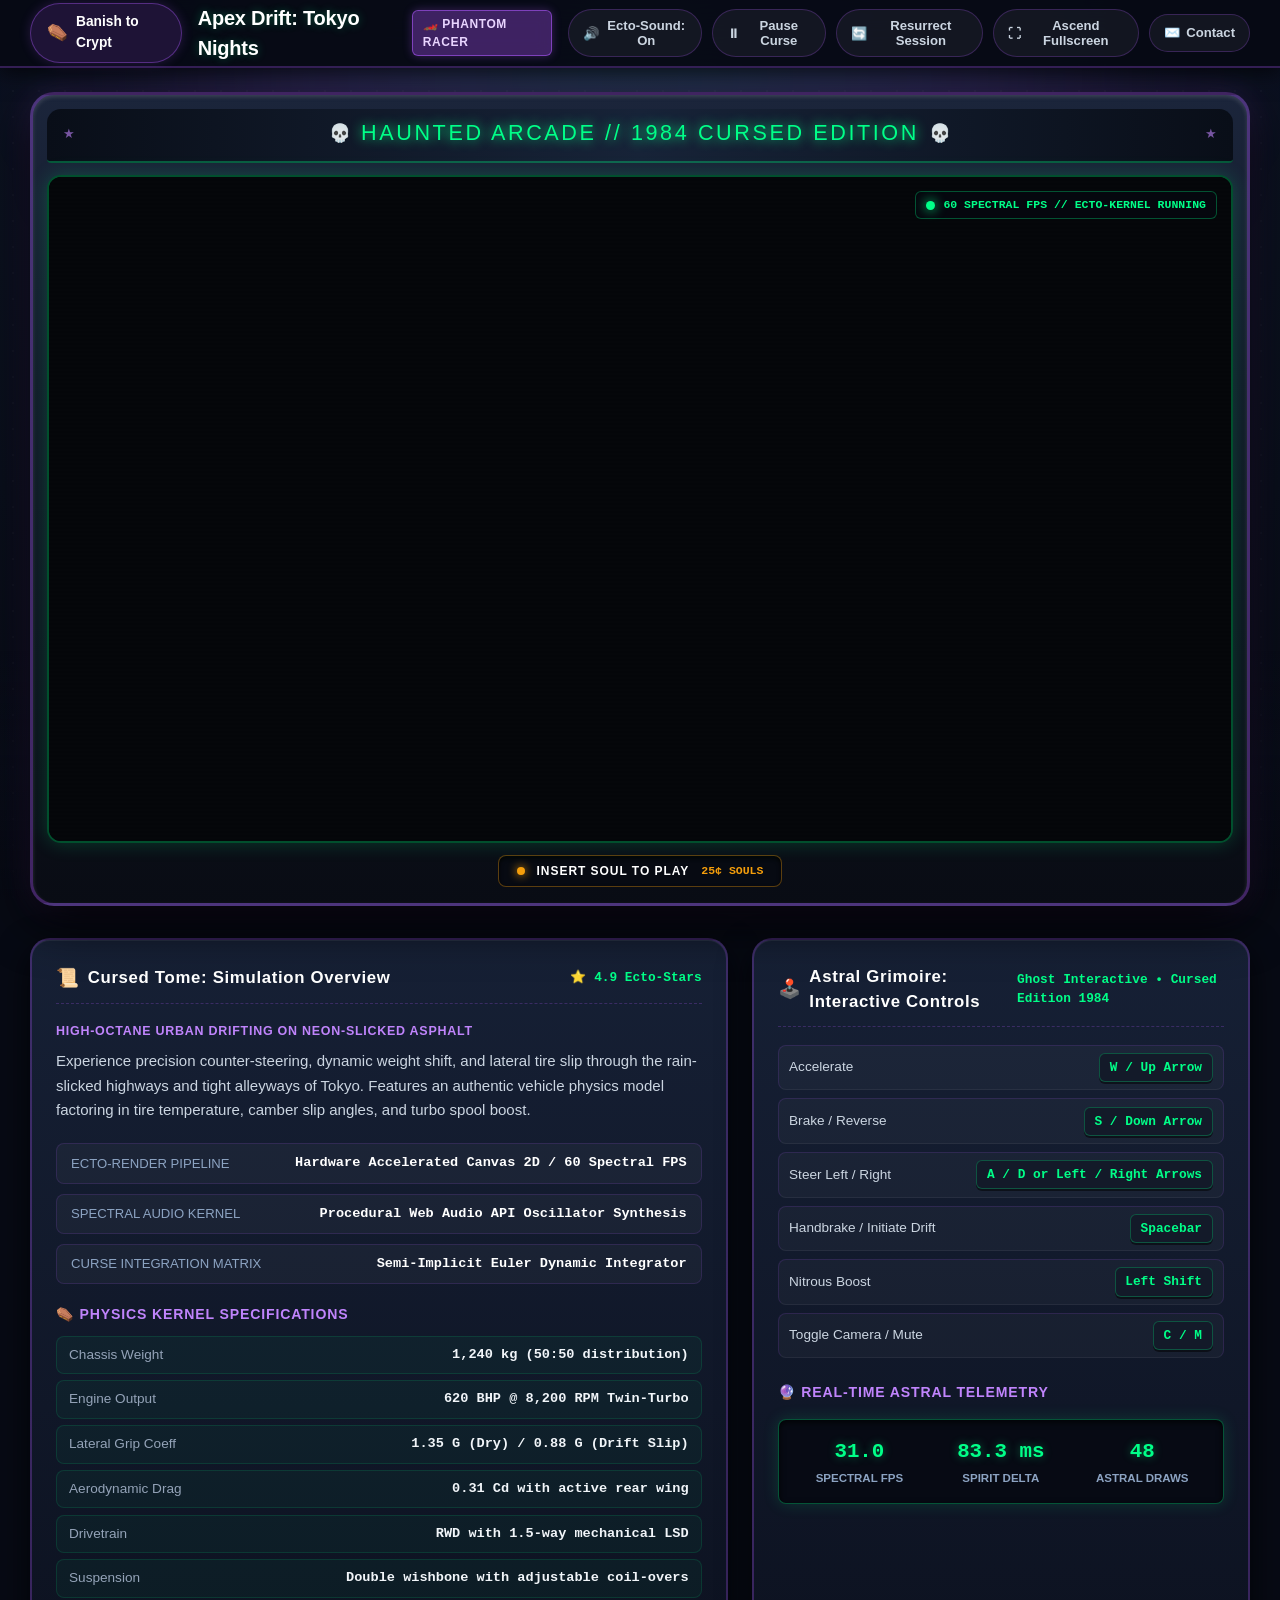
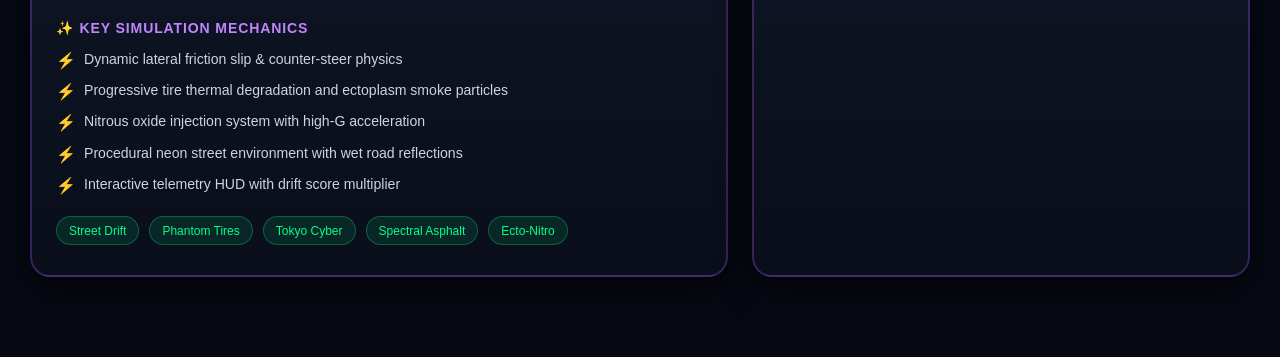
<file: play.html>
<!DOCTYPE html>
<html lang="en">
<head>
  <meta charset="UTF-8">
  <meta name="viewport" content="width=device-width, initial-scale=1.0">
  <title>Haunted Arcade Cabinet // The Haunted Arcade</title>
  <meta name="description" content="Immersive WebGL / Canvas Haunted Arcade cabinet runner. Play cursed physics-driven racing simulations and tactical spectral combat operations.">
  <meta name="theme-color" content="#070a14">

  <!-- Favicon -->
  <link rel="icon" type="image/svg+xml" href="data:image/svg+xml,<svg xmlns='http://www.w3.org/2000/svg' viewBox='0 0 100 100'><path d='M20,60 C20,25 80,25 80,60 C80,85 75,95 68,90 C60,85 55,95 48,90 C40,85 35,95 28,90 C22,85 20,75 20,60 Z' fill='%2300ff88'/><circle cx='38' cy='48' r='6' fill='%23070a14'/><circle cx='62' cy='48' r='6' fill='%23070a14'/><circle cx='40' cy='46' r='2' fill='%23ffffff'/><circle cx='64' cy='46' r='2' fill='%23ffffff'/><circle cx='32' cy='56' r='4' fill='%23ff70a6'/><circle cx='68' cy='56' r='4' fill='%23ff70a6'/><ellipse cx='50' cy='58' rx='4' ry='5' fill='%23070a14'/></svg>">


  <!-- Stylesheet -->
  <link rel="stylesheet" href="style.css">
</head>
<body class="play-body haunted-theme">
  <!-- Ambient Top Glow & Noise -->
  <div class="ambient-glow-top" aria-hidden="true"></div>
  <div class="ambient-noise" aria-hidden="true"></div>
  <div class="crypt-fog" aria-hidden="true"></div>

  <!-- Dedicated Loading Overlay: Funny CSS-Animated Ghost Chasing Loading Bar! -->
  <div id="loading-screen" class="loading-overlay" role="status" aria-live="polite">
    <div class="loader-content">
      <div class="loader-arcade-badge">THE HAUNTED ARCADE</div>
      <h2 class="loader-curse-title">UNSEALING CURSED CARTRIDGE...</h2>
      
      <!-- Ghost Chase Animation Arena -->
      <div class="loader-chase-arena">
        <!-- Floating Target Soul Token / Spirit Orb -->
        <div class="chase-target-soul" id="chase-target-soul">
          <div class="soul-core"></div>
          <div class="soul-aura"></div>
          <span class="soul-icon">⚡</span>
        </div>

        <!-- Funny Cute Chasing Ghost with Frantic Eyes & Waving Tail -->
        <div class="chase-ghost" id="chase-ghost">
          <div class="ghost-bubble">Wait for meee! 👻</div>
          <svg class="chase-ghost-svg" viewBox="0 0 100 120">
            <!-- Ghost Body Sheet -->
            <path class="ghost-chase-body" d="M 20 60 C 20 22, 80 22, 80 60 C 80 84, 76 102, 68 96 C 60 88, 56 104, 48 96 C 40 88, 36 104, 28 96 C 22 90, 20 80, 20 60 Z"/>
            <!-- Wide Open Desperate Eyes -->
            <ellipse cx="36" cy="46" rx="6" ry="8" class="chase-eye"/>
            <ellipse cx="64" cy="46" rx="6" ry="8" class="chase-eye"/>
            <!-- Pupils looking ahead frantically -->
            <circle cx="39" cy="44" r="2.5" class="chase-pupil"/>
            <circle cx="67" cy="44" r="2.5" class="chase-pupil"/>
            <!-- Rosy Blushing Cheeks -->
            <circle cx="28" cy="56" r="4.5" class="ghost-blush"/>
            <circle cx="72" cy="56" r="4.5" class="ghost-blush"/>
            <!-- Funny Open Mouth :O -->
            <ellipse cx="50" cy="62" rx="5" ry="7" class="chase-mouth"/>
            <!-- Flailing Ghost Arms -->
            <path class="chase-arm-l" d="M 22 56 Q 8 50, 16 66"/>
            <path class="chase-arm-r" d="M 78 56 Q 92 50, 84 66"/>
          </svg>
          <!-- Ectoplasm Sparkle Dust -->
          <div class="chase-dust-trail">
            <span class="dust-dot dot-1"></span>
            <span class="dust-dot dot-2"></span>
            <span class="dust-dot dot-3"></span>
          </div>
        </div>
      </div>

      <!-- Animated Ectoplasmic Loading Bar -->
      <div class="loading-bar-wrapper">
        <div class="loading-bar-track">
          <div class="loading-bar-fill" id="loading-bar-fill">
            <div class="loading-bar-glow"></div>
            <div class="loading-bar-bubbles"></div>
          </div>
        </div>
      </div>

      <!-- Playful Spooky Status Messages -->
      <div class="loading-status-text" id="loading-status-text">
        Summoning poltergeist physics engine...
      </div>
      <div class="loading-status-sub">
        Certified 100% Poltergeist-Free // 60 Spectral FPS
      </div>
    </div>
  </div>

  <!-- Spooky HUD Top Navigation Bar -->
  <header class="hud-nav" role="navigation" aria-label="Haunted Arcade HUD Navigation">
    <div class="hud-nav-container">
      <div class="hud-left">
        <!-- Back to Portal Link: Banish to Crypt -->
        <a href="index.html" class="hud-back-btn back-btn" id="back-btn" data-action="back" title="Return to The Haunted Arcade Catalog">
          <span class="hud-back-icon">⚰️</span>
          <span>Banish to Crypt</span>
        </a>

        <!-- Game Title, Subtitle & Category Badge -->
        <div class="hud-title-wrap">
          <h1 id="game-title" class="hud-game-title">Summoning Curse...</h1>
          <span id="game-category" class="category-pill badge-racing">SPECTRAL</span>
        </div>
      </div>

      <!-- Action & Control Buttons Toolbar -->
      <div class="hud-right">
        <!-- Ecto-Sound Toggle Button -->
        <button id="sound-btn" data-action="sound" class="hud-action-btn btn-sound" title="Toggle Ecto-Sound (M)" aria-label="Toggle Ecto-Sound">
          <span class="icon">🔊</span>
          <span class="btn-label">Ecto-Sound: On</span>
        </button>

        <!-- Pause Curse Button -->
        <button id="pause-btn" data-action="pause" class="hud-action-btn btn-pause" title="Pause / Resume Curse (P)" aria-label="Pause Curse">
          <span class="icon">⏸</span>
          <span class="btn-label">Pause Curse</span>
        </button>

        <!-- Resurrect Session Button -->
        <button id="reset-btn" data-action="reset" class="hud-action-btn btn-reset" title="Resurrect Session (R)" aria-label="Resurrect Session">
          <span class="icon">🔄</span>
          <span class="btn-label">Resurrect Session</span>
        </button>

        <!-- Ascend to Fullscreen Button -->
        <button id="fullscreen-btn" data-action="fullscreen" class="hud-action-btn btn-fullscreen" title="Ascend to Fullscreen Mode (F)" aria-label="Ascend to Fullscreen">
          <span class="icon">⛶</span>
          <span class="btn-label">Ascend Fullscreen</span>
        </button>

        <!-- Contact Cryptmaster Link -->
        <a href="contact.html" class="hud-action-btn" title="Contact Priyanka // The Cryptmaster" aria-label="Contact">
          <span class="icon">✉️</span>
          <span class="btn-label">Contact</span>
        </a>
      </div>
    </div>
  </header>

  <main>
    <!-- Haunted Arcade Cabinet Frame Wrapper -->
    <div class="theater-container">
      <div class="arcade-cabinet-frame">
        <!-- Arcade Marquee Header -->
        <div class="arcade-cabinet-marquee">
          <div class="marquee-screw">★</div>
          <div class="marquee-title-wrap">
            <span class="marquee-skull">💀</span>
            <span class="marquee-text">HAUNTED ARCADE // 1984 CURSED EDITION</span>
            <span class="marquee-skull">💀</span>
          </div>
          <div class="marquee-screw">★</div>
        </div>

        <!-- Arcade Screen Bezel / Canvas Wrapper -->
        <div id="canvas-wrapper" class="canvas-container arcade-crt-bezel">
          <!-- Game iFrame Container (Standalone Game Runner) -->
          <iframe id="game-frame" class="game-frame" src="about:blank" allow="autoplay; fullscreen" tabindex="0" title="Game Viewport"></iframe>
          
          <!-- Fallback Canvas Viewport -->
          <canvas id="game-canvas" width="1280" height="720" tabindex="0" role="application" aria-label="Interactive Game Viewport" style="display:none;"></canvas>

          <!-- CRT Scanline Glow Overlay -->
          <div class="crt-scanline-overlay" aria-hidden="true"></div>

          <!-- Status Watermark Top Right -->
          <div class="canvas-watermark" aria-hidden="true">
            <span class="nav-status-dot ecto-pulse"></span>
            <span id="canvas-status-text">60 SPECTRAL FPS // ECTO-KERNEL RUNNING</span>
          </div>
        </div>

        <!-- Arcade Coin Door Decal -->
        <div class="arcade-cabinet-coin-door">
          <div class="coin-slot-housing">
            <span class="coin-slot-light"></span>
            <span class="coin-slot-text">INSERT SOUL TO PLAY</span>
            <span class="coin-price">25¢ SOULS</span>
          </div>
        </div>
      </div>
    </div>

    <!-- Spooky Grimoire / Tombstone Information Drawer Below Viewport -->
    <section class="specs-drawer" aria-label="Cursed Simulation Specifications and Controls">
      <div class="specs-grid">
        <!-- Left Panel: Cursed Tome Overview & Physics Kernel -->
        <div class="spec-panel grimoire-panel">
          <div class="panel-header">
            <div class="panel-title">
              <span class="panel-header-icon">📜</span>
              <span>Cursed Tome: Simulation Overview</span>
            </div>
            <div class="panel-meta">
              <span id="game-rating" class="game-rating">★ 4.9 Astral Grade</span>
            </div>
          </div>

          <p id="game-subtitle" class="card-subtitle grimoire-subtitle" style="margin-bottom: 8px;"></p>
          <p id="game-desc" class="game-full-desc grimoire-desc">
            Summoning simulation parameters, ectoplasmic physics matrices, and Web Audio synthesizers...
          </p>

          <!-- Core Engine Architecture Badges -->
          <div class="engine-specs-list" style="margin-bottom: 20px;">
            <div class="spec-row">
              <span class="spec-key">ECTO-RENDER PIPELINE</span>
              <span class="spec-val">Hardware Accelerated Canvas 2D / 60 Spectral FPS</span>
            </div>
            <div class="spec-row">
              <span class="spec-key">SPECTRAL AUDIO KERNEL</span>
              <span class="spec-val">Procedural Web Audio API Oscillator Synthesis</span>
            </div>
            <div class="spec-row">
              <span class="spec-key">CURSE INTEGRATION MATRIX</span>
              <span class="spec-val">Semi-Implicit Euler Dynamic Integrator</span>
            </div>
          </div>

          <!-- Dynamic Physics Specs List (Populated by play.js) -->
          <h4 class="grimoire-section-title">
            ⚰️ Physics Kernel Specifications
          </h4>
          <div id="physics-specs" class="physics-specs">
            <!-- Dynamically populated by play.js -->
          </div>

          <!-- Key Simulation Mechanics -->
          <h4 class="grimoire-section-title" style="margin-top: 20px;">
            ✨ Key Simulation Mechanics
          </h4>
          <ul id="game-features" class="game-features" style="list-style:none; padding:0; margin:0;">
            <!-- Dynamically populated by play.js -->
          </ul>

          <!-- Tags Container -->
          <div id="game-tags" class="game-tags" style="margin-top: 18px;">
            <!-- Dynamically populated by play.js -->
          </div>
        </div>

        <!-- Right Panel: Astral Grimoire Controls & Real-Time Telemetry -->
        <div class="spec-panel grimoire-panel">
          <div class="panel-header">
            <div class="panel-title">
              <span class="panel-header-icon">🕹️</span>
              <span>Astral Grimoire: Interactive Controls</span>
            </div>
            <div class="panel-meta" id="game-author">Created by Priyanka // The Cryptmaster</div>
          </div>

          <!-- Controls Guide (Populated by play.js) -->
          <div id="controls-guide" class="controls-guide-grid">
            <!-- Dynamically populated by play.js -->
          </div>

          <!-- Real-Time Telemetry Monitor Box -->
          <h4 class="grimoire-section-title" style="margin-top: 24px;">
            🔮 Real-Time Astral Telemetry
          </h4>
          <div class="telemetry-live-box">
            <div>
              <div class="telemetry-val" id="telemetry-fps">60.0</div>
              <div class="telemetry-lbl">Spectral FPS</div>
            </div>
            <div>
              <div class="telemetry-val" id="telemetry-dt">16.6 ms</div>
              <div class="telemetry-lbl">Spirit Delta</div>
            </div>
            <div>
              <div class="telemetry-val" id="telemetry-draws">48</div>
              <div class="telemetry-lbl">Astral Draws</div>
            </div>
          </div>
        </div>
      </div>
    </section>
  </main>

  <!-- Loading Screen Dismiss & Telemetry Monitor Helper Script -->
  <script>
    (function () {
      // 1. Loading Screen Animation Sequence
      const loadingScreen = document.getElementById('loading-screen');
      const statusText = document.getElementById('loading-status-text');
      const messages = [
        "Summoning poltergeist physics engine...",
        "Trapping rogue spirits in WebGL canvas...",
        "Calibrating ectoplasmic CRT scanlines...",
        "Binding soul to arcade cabinet...",
        "Curse Engine Online! Ready to Haunt!"
      ];
      let msgIndex = 0;
      const msgInterval = setInterval(() => {
        msgIndex = (msgIndex + 1) % messages.length;
        if (statusText) statusText.textContent = messages[msgIndex];
      }, 420);

      // Smooth dismiss function exposed globally
      window.dismissHauntedLoader = function () {
        if (!loadingScreen) return;
        clearInterval(msgInterval);
        if (statusText) statusText.textContent = "Curse Engine Online! Ready to Haunt!";
        setTimeout(() => {
          loadingScreen.classList.add('fade-out');
          setTimeout(() => {
            loadingScreen.style.display = 'none';
          }, 450);
        }, 300);
      };

      // Auto-dismiss after 1.8s so user always sees the funny ghost chasing animation
      window.addEventListener('load', () => {
        setTimeout(window.dismissHauntedLoader, 1800);
      });

      // 2. Real-time Telemetry Monitor
      let lastTime = performance.now();
      let frames = 0;
      let fpsTimer = performance.now();
      const fpsEl = document.getElementById('telemetry-fps');
      const dtEl = document.getElementById('telemetry-dt');
      const drawsEl = document.getElementById('telemetry-draws');

      function updateTelemetry(now) {
        frames++;
        const delta = now - lastTime;
        lastTime = now;

        if (now - fpsTimer >= 350) {
          const fps = Math.round((frames * 1000) / (now - fpsTimer));
          if (fpsEl) fpsEl.textContent = Math.min(fps, 60).toFixed(1);
          if (dtEl) dtEl.textContent = delta.toFixed(1) + ' ms';
          if (drawsEl) {
            const engine = window.GhostPlayer && window.GhostPlayer.getEngine ? window.GhostPlayer.getEngine() : null;
            const draws = engine && engine.particles ? (35 + engine.particles.length) : 48;
            drawsEl.textContent = String(draws);
          }
          frames = 0;
          fpsTimer = now;
        }
        requestAnimationFrame(updateTelemetry);
      }
      requestAnimationFrame(updateTelemetry);
    })();
  </script>

  <!-- Load Prototype Engine and Player Runner Scripts -->
  <script src="games/prototype-engine.js"></script>
  <script src="play.js"></script>
</body>
</html>
</file>
<file: style.css>
/* ==========================================================================
   THE HAUNTED ARCADE - Design Language & Style System
   Theme: Playful, Clever & Spooky "Haunted Arcade"
   Palette: Deep Midnight Blues, Glowing Ectoplasm Greens, Spectral Purples, Pumpkin Amber
   Typography: Self-contained system typography (Zero third-party network requests)
   ========================================================================== */

:root {
  /* Deep Midnight Blues & Crypt Stones */
  --bg-midnight: #070a14;
  --bg-crypt: #0b1120;
  --bg-tombstone: #121b2d;
  --bg-tombstone-surface: #162035;
  --bg-card: rgba(18, 27, 45, 0.85);
  --bg-card-hover: rgba(24, 36, 60, 0.95);
  --bg-glass: rgba(11, 17, 32, 0.82);
  --bg-hud: rgba(7, 10, 20, 0.96);

  /* Glowing Ectoplasm Greens */
  --ecto-green: #00ff88;
  --ecto-slime: #39ff14;
  --ecto-emerald: #10b981;
  --ecto-glow: rgba(0, 255, 136, 0.35);
  --ecto-glow-strong: rgba(0, 255, 136, 0.65);

  /* Spectral Purples */
  --spectral-purple: #a855f7;
  --spectral-lilac: #c084fc;
  --spectral-magenta: #d946ef;
  --spectral-glow: rgba(168, 85, 247, 0.35);
  --spectral-glow-strong: rgba(168, 85, 247, 0.65);

  /* Eerie Pumpkin Amber & Blood Crimson */
  --pumpkin-amber: #f59e0b;
  --pumpkin-glow: rgba(245, 158, 11, 0.35);
  --curse-crimson: #ef4444;
  --curse-crimson-glow: rgba(239, 68, 68, 0.35);

  /* Typography Colors */
  --text-white: #f8fafc;
  --text-primary: #e2e8f0;
  --text-secondary: #cbd5e1;
  --text-muted: #94a3b8;
  --text-ghost: #8ca3c2;

  /* Typography Families (Self-contained system fallbacks, zero 3rd party requests) */
  --font-spooky: 'Creepster', 'Nosifer', 'Chiller', 'Impact', 'Cooper Black', fantasy, cursive, sans-serif;
  --font-playful: 'Fredoka', 'Quicksand', 'Comfortaa', -apple-system, BlinkMacSystemFont, 'Segoe UI', Roboto, 'Helvetica Neue', Arial, sans-serif;
  --font-mono: 'JetBrains Mono', 'Fira Code', 'Cascadia Code', 'Source Code Pro', Menlo, Monaco, Consolas, 'Courier New', monospace;

  /* Tombstone Carved Borders & Radii */
  --tombstone-radius: 44px 44px 18px 18px;
  --radius-xs: 6px;
  --radius-sm: 8px;
  --radius-md: 14px;
  --radius-lg: 20px;
  --radius-pill: 9999px;

  /* Tombstone Stone Borders */
  --stone-border: 2px solid rgba(168, 85, 247, 0.22);
  --stone-border-glow: 2px solid var(--ecto-green);
  --border-hairline: rgba(255, 255, 255, 0.08);

  /* Neon Spectral Shadows */
  --shadow-tombstone: 0 14px 30px -4px rgba(0, 0, 0, 0.8), 0 0 1px 1px rgba(255, 255, 255, 0.06);
  --shadow-tombstone-hover: 0 22px 48px -6px rgba(0, 0, 0, 0.9), 0 0 25px var(--ecto-glow-strong), 0 0 45px var(--spectral-glow);
  --shadow-neon-green: 0 0 20px rgba(0, 255, 136, 0.5);
  --shadow-neon-purple: 0 0 20px rgba(168, 85, 247, 0.5);

  /* Layout */
  --container-max: 1320px;
  --theater-max: 1260px;
}

/* ==========================================================================
   CSS Reset & Base Rules
   ========================================================================== */
*, *::before, *::after {
  box-sizing: border-box;
  margin: 0;
  padding: 0;
}

html {
  font-family: var(--font-playful);
  background-color: var(--bg-midnight);
  color: var(--text-primary);
  line-height: 1.5;
  -webkit-font-smoothing: antialiased;
  -moz-osx-font-smoothing: grayscale;
  scroll-behavior: smooth;
}

body.haunted-theme, body {
  min-height: 100vh;
  display: flex;
  flex-direction: column;
  background: radial-gradient(circle at 50% 0%, #152238 0%, #0d1424 45%, #070a14 100%);
  background-attachment: fixed;
  overflow-x: hidden;
  position: relative;
}

a {
  color: inherit;
  text-decoration: none;
  transition: all 0.2s ease;
}

button {
  font-family: var(--font-playful);
  cursor: pointer;
  border: none;
  background: none;
  outline: none;
}

input {
  font-family: var(--font-playful);
  outline: none;
}

img, svg {
  display: block;
  max-width: 100%;
}

/* ==========================================================================
   Ambient Glows & Fog
   ========================================================================== */
.ambient-glow-top {
  position: fixed;
  top: -180px;
  left: 50%;
  transform: translateX(-50%);
  width: 1100px;
  height: 520px;
  background: radial-gradient(ellipse at center, rgba(0, 255, 136, 0.12) 0%, rgba(168, 85, 247, 0.16) 45%, transparent 70%);
  filter: blur(90px);
  pointer-events: none;
  z-index: 0;
}

.ambient-noise {
  position: fixed;
  top: 0;
  left: 0;
  width: 100%;
  height: 100%;
  background-image: radial-gradient(rgba(255, 255, 255, 0.04) 1px, transparent 0);
  background-size: 26px 26px;
  pointer-events: none;
  opacity: 0.7;
  z-index: 0;
}

.crypt-fog {
  position: fixed;
  bottom: 0;
  left: 0;
  width: 100%;
  height: 250px;
  background: linear-gradient(to top, rgba(7, 10, 20, 0.85) 0%, rgba(11, 17, 32, 0.3) 50%, transparent 100%);
  pointer-events: none;
  z-index: 0;
}

/* ==========================================================================
   Cute Floating Background Ghosts & Animations
   ========================================================================== */
.haunted-background {
  position: fixed;
  inset: 0;
  pointer-events: none;
  overflow: hidden;
  z-index: 0;
}

.bg-ghost {
  position: absolute;
  width: 76px;
  height: 92px;
  opacity: 0.38;
  filter: drop-shadow(0 0 14px rgba(0, 255, 136, 0.3));
  transition: opacity 0.3s ease;
}

.floating-ghost-svg {
  width: 100%;
  height: 100%;
  overflow: visible;
}

.ghost-shape {
  fill: rgba(230, 255, 245, 0.95);
  stroke: var(--ecto-green);
  stroke-width: 1.5;
  filter: drop-shadow(0 0 8px rgba(0, 255, 136, 0.4));
}

.ghost-shape.purple-spirit {
  fill: rgba(245, 235, 255, 0.95);
  stroke: var(--spectral-purple);
  filter: drop-shadow(0 0 8px rgba(168, 85, 247, 0.45));
}

.ghost-shape.amber-spirit {
  fill: rgba(255, 250, 235, 0.95);
  stroke: var(--pumpkin-amber);
  filter: drop-shadow(0 0 8px rgba(245, 158, 11, 0.45));
}

.ghost-eye {
  fill: #070a14;
}

.ghost-pupil-white {
  fill: #ffffff;
}

.ghost-blush {
  fill: #ff70a6;
  opacity: 0.7;
}

.ghost-mouth-smile {
  stroke: #070a14;
  stroke-width: 2.2;
  stroke-linecap: round;
  fill: none;
}

.ghost-mouth-gasp {
  fill: #070a14;
}

/* Ghost Float Animations & Staggered Paths */
.ghost-bob-1 {
  top: 12%;
  left: 4%;
  animation: floatDrift1 9s ease-in-out infinite alternate;
}

.ghost-bob-2 {
  top: 18%;
  right: 6%;
  animation: floatDrift2 11s ease-in-out infinite alternate;
}

.ghost-bob-3 {
  top: 55%;
  right: 8%;
  width: 65px;
  height: 78px;
  animation: floatDrift3 10s ease-in-out infinite alternate;
}

.ghost-bob-4 {
  bottom: 12%;
  left: 7%;
  width: 82px;
  height: 98px;
  animation: floatDrift4 12s ease-in-out infinite alternate;
}

@keyframes floatDrift1 {
  0% { transform: translate(0, 0) rotate(0deg); }
  50% { transform: translate(25px, -35px) rotate(6deg); }
  100% { transform: translate(-15px, 20px) rotate(-4deg); }
}

@keyframes floatDrift2 {
  0% { transform: translate(0, 0) rotate(0deg); }
  50% { transform: translate(-30px, -40px) rotate(-8deg); }
  100% { transform: translate(20px, 15px) rotate(5deg); }
}

@keyframes floatDrift3 {
  0% { transform: translate(0, 0) scale(1) rotate(0deg); }
  50% { transform: translate(-25px, 30px) scale(1.05) rotate(7deg); }
  100% { transform: translate(15px, -25px) scale(0.95) rotate(-5deg); }
}

@keyframes floatDrift4 {
  0% { transform: translate(0, 0) rotate(0deg); }
  50% { transform: translate(35px, -25px) rotate(-6deg); }
  100% { transform: translate(-20px, -45px) rotate(4deg); }
}

/* Spectral Wisps */
.spectral-wisp {
  position: absolute;
  border-radius: 50%;
  pointer-events: none;
  filter: blur(16px);
  opacity: 0.45;
}

.wisp-1 {
  width: 90px;
  height: 90px;
  background: var(--ecto-green);
  bottom: 25%;
  left: 18%;
  animation: wispRise 14s infinite ease-in-out;
}

.wisp-2 {
  width: 120px;
  height: 120px;
  background: var(--spectral-purple);
  bottom: 30%;
  right: 22%;
  animation: wispRise 16s infinite ease-in-out 3s;
}

.wisp-3 {
  width: 70px;
  height: 70px;
  background: var(--pumpkin-amber);
  top: 35%;
  left: 45%;
  animation: wispRise 12s infinite ease-in-out 6s;
}

.wisp-4 {
  width: 80px;
  height: 80px;
  background: var(--ecto-slime);
  bottom: 10%;
  right: 10%;
  animation: wispRise 15s infinite ease-in-out 1s;
}

@keyframes wispRise {
  0% { transform: translateY(0) scale(0.8); opacity: 0.1; }
  50% { transform: translateY(-70px) scale(1.2); opacity: 0.5; }
  100% { transform: translateY(-140px) scale(0.9); opacity: 0; }
}

/* ==========================================================================
   Navigation Bar (Haunted Arcade Header)
   ========================================================================== */
.portal-nav {
  position: sticky;
  top: 0;
  width: 100%;
  z-index: 100;
  background: var(--bg-glass);
  backdrop-filter: blur(20px);
  -webkit-backdrop-filter: blur(20px);
  border-bottom: 2px solid rgba(168, 85, 247, 0.25);
  box-shadow: 0 4px 20px rgba(0, 0, 0, 0.6);
  transition: all 0.3s ease;
}

.portal-nav-container {
  max-width: var(--container-max);
  margin: 0 auto;
  padding: 0 24px;
  height: 72px;
  display: flex;
  align-items: center;
  justify-content: space-between;
}

.nav-brand .brand-link {
  display: flex;
  align-items: center;
  gap: 14px;
}

.brand-ghost-emblem {
  width: 40px;
  height: 40px;
  border-radius: var(--radius-sm);
  background: linear-gradient(135deg, #131c30, #0a0e1a);
  border: 1.5px solid var(--ecto-green);
  display: flex;
  align-items: center;
  justify-content: center;
  box-shadow: 0 0 16px var(--ecto-glow);
  transition: transform 0.3s cubic-bezier(0.16, 1, 0.3, 1), box-shadow 0.3s ease;
}

.brand-link:hover .brand-ghost-emblem {
  transform: rotate(-8deg) scale(1.1);
  box-shadow: 0 0 24px var(--ecto-glow-strong);
}

.brand-svg {
  width: 28px;
  height: 28px;
}

.brand-text {
  display: flex;
  flex-direction: column;
}

.brand-name {
  font-family: var(--font-spooky);
  font-size: 1.6rem;
  letter-spacing: 0.08em;
  color: #ffffff;
  text-shadow: 0 0 10px var(--ecto-glow);
  display: flex;
  align-items: center;
  gap: 8px;
  line-height: 1;
}

.brand-name span {
  color: var(--ecto-green);
  text-shadow: 0 0 14px var(--ecto-green);
}

.brand-edition {
  font-size: 0.72rem;
  font-family: var(--font-playful);
  font-weight: 600;
  letter-spacing: 0.08em;
  text-transform: uppercase;
  color: var(--spectral-lilac);
  margin-top: 2px;
}

.nav-stats {
  display: flex;
  align-items: center;
  gap: 20px;
}

.nav-stat-item {
  display: flex;
  align-items: center;
  gap: 8px;
  font-size: 0.78rem;
  font-weight: 600;
  letter-spacing: 0.05em;
  color: var(--text-secondary);
}

.nav-status-dot.ecto-pulse {
  width: 9px;
  height: 9px;
  border-radius: 50%;
  background: var(--ecto-green);
  box-shadow: 0 0 12px var(--ecto-green);
  animation: ectoDotPulse 1.8s infinite ease-in-out;
}

@keyframes ectoDotPulse {
  0%, 100% { opacity: 1; transform: scale(1); box-shadow: 0 0 12px var(--ecto-green); }
  50% { opacity: 0.45; transform: scale(0.8); box-shadow: 0 0 4px var(--ecto-green); }
}

.nav-badge-pill {
  padding: 5px 12px;
  font-size: 0.76rem;
  font-family: var(--font-mono);
  font-weight: 700;
  letter-spacing: 0.06em;
  color: var(--ecto-green);
  background: rgba(0, 255, 136, 0.1);
  border: 1px solid rgba(0, 255, 136, 0.35);
  border-radius: var(--radius-pill);
  box-shadow: 0 0 12px rgba(0, 255, 136, 0.2);
}

/* ==========================================================================
   Hero Header Section (Haunted Arcade)
   ========================================================================== */
.hero-section {
  position: relative;
  max-width: var(--container-max);
  margin: 0 auto;
  padding: 50px 24px 25px;
  z-index: 1;
}

.hero-meta-label {
  display: inline-flex;
  align-items: center;
  gap: 8px;
  padding: 7px 16px;
  font-family: var(--font-playful);
  font-size: 0.82rem;
  font-weight: 600;
  letter-spacing: 0.06em;
  color: var(--ecto-green);
  background: rgba(0, 255, 136, 0.1);
  border: 1px solid rgba(0, 255, 136, 0.3);
  border-radius: var(--radius-pill);
  margin-bottom: 20px;
  box-shadow: 0 0 16px var(--ecto-glow);
}

.hero-badge-ghost {
  font-size: 1rem;
  animation: ghostWiggle 2s infinite ease-in-out;
}

@keyframes ghostWiggle {
  0%, 100% { transform: rotate(0deg); }
  25% { transform: rotate(-10deg); }
  75% { transform: rotate(10deg); }
}

.hero-title {
  font-family: var(--font-spooky);
  font-size: clamp(2.8rem, 6vw, 4.8rem);
  letter-spacing: 0.04em;
  line-height: 1.05;
  color: #ffffff;
  text-shadow: 0 0 20px rgba(168, 85, 247, 0.4), 0 4px 10px rgba(0, 0, 0, 0.8);
  margin-bottom: 16px;
}

.hero-title-highlight {
  font-family: var(--font-playful);
  font-size: clamp(1.2rem, 2.5vw, 1.85rem);
  font-weight: 700;
  letter-spacing: 0.02em;
  background: linear-gradient(135deg, #00ff88 0%, #39ff14 40%, #c084fc 80%, #f59e0b 100%);
  -webkit-background-clip: text;
  -webkit-text-fill-color: transparent;
  display: inline-block;
  margin-top: 4px;
}

.hero-description {
  max-width: 740px;
  font-size: 1.08rem;
  color: var(--text-secondary);
  line-height: 1.65;
  margin-bottom: 34px;
  font-weight: 400;
}

/* Hero Telemetry Stats Bar */
.hero-stats-bar {
  display: grid;
  grid-template-columns: repeat(4, 1fr);
  gap: 16px;
  padding: 18px 24px;
  background: linear-gradient(180deg, rgba(22, 32, 53, 0.85) 0%, rgba(14, 21, 35, 0.95) 100%);
  backdrop-filter: blur(16px);
  -webkit-backdrop-filter: blur(16px);
  border: 2px solid rgba(168, 85, 247, 0.25);
  border-radius: var(--radius-lg);
  margin-bottom: 36px;
  box-shadow: 0 10px 30px rgba(0, 0, 0, 0.5), inset 0 1px 0 rgba(255, 255, 255, 0.1);
}

.hero-stat-card {
  display: flex;
  flex-direction: column;
  gap: 3px;
}

.stat-metric {
  font-family: var(--font-mono);
  font-size: 1.45rem;
  font-weight: 800;
  color: var(--ecto-green);
  text-shadow: 0 0 12px rgba(0, 255, 136, 0.4);
}

.stat-label {
  font-size: 0.74rem;
  font-weight: 600;
  text-transform: uppercase;
  letter-spacing: 0.06em;
  color: var(--text-muted);
}

/* ==========================================================================
   Filter Pills & Search Controls Bar
   ========================================================================== */
.controls-bar {
  max-width: var(--container-max);
  margin: 0 auto 20px;
  padding: 0 24px;
  display: flex;
  align-items: center;
  justify-content: space-between;
  gap: 20px;
  flex-wrap: wrap;
  z-index: 2;
  position: relative;
}

/* Category Filter Pills */
.filter-tabs {
  display: flex;
  align-items: center;
  gap: 10px;
  background: rgba(14, 20, 34, 0.85);
  padding: 6px;
  border-radius: var(--radius-pill);
  border: 1.5px solid rgba(168, 85, 247, 0.25);
  backdrop-filter: blur(12px);
  box-shadow: 0 4px 16px rgba(0, 0, 0, 0.4);
}

.filter-pill {
  display: inline-flex;
  align-items: center;
  gap: 8px;
  padding: 9px 20px;
  font-size: 0.92rem;
  font-weight: 600;
  letter-spacing: 0.02em;
  color: var(--text-secondary);
  border-radius: var(--radius-pill);
  border: 1px solid transparent;
  transition: all 0.25s cubic-bezier(0.16, 1, 0.3, 1);
}

.filter-pill .pill-icon {
  font-size: 1rem;
}

.filter-pill:hover {
  color: #ffffff;
  background: rgba(255, 255, 255, 0.08);
  transform: translateY(-2px);
}

.filter-pill.active {
  background: linear-gradient(135deg, rgba(0, 255, 136, 0.22), rgba(168, 85, 247, 0.28));
  color: #ffffff;
  border-color: var(--ecto-green);
  box-shadow: 0 0 18px var(--ecto-glow);
}

.filter-pill.active[data-category="racing"] {
  background: linear-gradient(135deg, rgba(168, 85, 247, 0.25), rgba(192, 132, 252, 0.3));
  border-color: var(--spectral-purple);
  box-shadow: 0 0 18px var(--spectral-glow);
}

.filter-pill.active[data-category="combat"] {
  background: linear-gradient(135deg, rgba(239, 68, 68, 0.25), rgba(245, 158, 11, 0.25));
  border-color: var(--curse-crimson);
  box-shadow: 0 0 18px var(--curse-crimson-glow);
}

.pill-count {
  font-family: var(--font-mono);
  font-size: 0.74rem;
  font-weight: 700;
  padding: 2px 8px;
  border-radius: var(--radius-pill);
  background: rgba(255, 255, 255, 0.12);
  color: var(--text-muted);
}

.filter-pill.active .pill-count {
  background: var(--ecto-green);
  color: #070a14;
}

/* Spooky Crystal Ball Search Input */
.search-wrapper {
  position: relative;
  min-width: 300px;
  flex: 0 1 360px;
}

.search-input {
  width: 100%;
  height: 48px;
  padding: 0 44px 0 46px;
  font-size: 0.92rem;
  font-weight: 500;
  color: #ffffff;
  background: rgba(14, 20, 34, 0.85);
  border: 1.5px solid rgba(168, 85, 247, 0.3);
  border-radius: var(--radius-pill);
  backdrop-filter: blur(12px);
  box-shadow: 0 4px 16px rgba(0, 0, 0, 0.4);
  transition: all 0.25s ease;
}

.search-input:focus {
  border-color: var(--ecto-green);
  box-shadow: 0 0 20px var(--ecto-glow-strong);
  background: rgba(18, 26, 44, 0.95);
}

.search-input::placeholder {
  color: var(--text-ghost);
}

.search-icon {
  position: absolute;
  left: 16px;
  top: 50%;
  transform: translateY(-50%);
  width: 20px;
  height: 20px;
  fill: var(--ecto-green);
  pointer-events: none;
  filter: drop-shadow(0 0 6px var(--ecto-glow));
}

.search-shortcut-badge {
  position: absolute;
  right: 14px;
  top: 50%;
  transform: translateY(-50%);
  font-family: var(--font-mono);
  font-size: 0.7rem;
  font-weight: 700;
  color: var(--text-ghost);
  padding: 2px 7px;
  background: rgba(255, 255, 255, 0.08);
  border-radius: var(--radius-xs);
  border: 1px solid var(--border-hairline);
  pointer-events: none;
}

/* ==========================================================================
   Catalog Header & Meta Row
   ========================================================================== */
.catalog-meta-row {
  display: flex;
  align-items: flex-end;
  justify-content: space-between;
  margin-bottom: 24px;
  padding: 0 4px;
  flex-wrap: wrap;
  gap: 12px;
}

.catalog-header-wrap {
  display: flex;
  flex-direction: column;
  gap: 4px;
}

.catalog-title {
  font-family: var(--font-spooky);
  font-size: 2rem;
  letter-spacing: 0.05em;
  color: #ffffff;
  text-shadow: 0 0 12px rgba(168, 85, 247, 0.4);
}

.catalog-subtitle {
  font-size: 0.85rem;
  color: var(--text-ghost);
  font-weight: 500;
}

.games-count, #games-count {
  font-family: var(--font-mono);
  font-size: 0.85rem;
  font-weight: 700;
  letter-spacing: 0.05em;
  color: var(--ecto-green);
  background: rgba(0, 255, 136, 0.1);
  padding: 4px 12px;
  border-radius: var(--radius-pill);
  border: 1px solid rgba(0, 255, 136, 0.25);
  box-shadow: 0 0 10px rgba(0, 255, 136, 0.15);
}

/* ==========================================================================
   TOMBSTONE CARD GRID & STYLING
   Curved tops (44px 44px 18px 18px), carved stone textures, jiggle animation
   ========================================================================== */
.games-section {
  max-width: var(--container-max);
  margin: 0 auto;
  padding: 0 24px 80px;
  flex: 1;
  position: relative;
  z-index: 2;
}

#games-grid, .tombstone-grid {
  display: grid;
  grid-template-columns: repeat(auto-fill, minmax(350px, 1fr));
  gap: 32px;
}

/* Tombstone Card */
.game-card {
  position: relative;
  background: linear-gradient(180deg, #172136 0%, #111828 40%, #0a0f1b 100%);
  border: 2px solid rgba(168, 85, 247, 0.28);
  border-radius: var(--tombstone-radius);
  overflow: hidden;
  display: flex;
  flex-direction: column;
  box-shadow: var(--shadow-tombstone), inset 0 2px 4px rgba(255, 255, 255, 0.08), inset 0 -3px 8px rgba(0, 0, 0, 0.6);
  cursor: pointer;
  transition: transform 0.3s cubic-bezier(0.16, 1, 0.3, 1),
              box-shadow 0.3s cubic-bezier(0.16, 1, 0.3, 1),
              border-color 0.3s ease;
}

/* Tombstone Top Stone Arch Accent */
.game-card::before {
  content: "⚰️ R.I.P ⚰️";
  display: block;
  text-align: center;
  padding: 8px 0 6px;
  font-family: var(--font-spooky);
  font-size: 0.95rem;
  letter-spacing: 0.15em;
  color: rgba(168, 85, 247, 0.6);
  border-bottom: 1px dashed rgba(168, 85, 247, 0.2);
  background: rgba(0, 0, 0, 0.2);
  transition: color 0.3s ease;
}

.game-card:hover::before {
  color: var(--ecto-green);
  text-shadow: 0 0 8px var(--ecto-green);
}

/* Playful Jiggle Hover Effect */
@keyframes jiggle {
  0% { transform: translateY(-8px) rotate(0deg) scale(1.02); }
  25% { transform: translateY(-10px) rotate(-1.5deg) scale(1.02); }
  50% { transform: translateY(-10px) rotate(1.5deg) scale(1.02); }
  75% { transform: translateY(-8px) rotate(-1deg) scale(1.02); }
  100% { transform: translateY(-8px) rotate(0deg) scale(1.02); }
}

.game-card:hover {
  animation: jiggle 0.65s ease-in-out infinite alternate;
  border-color: var(--ecto-green);
  box-shadow: var(--shadow-tombstone-hover);
}

.game-card.racing-card:hover {
  border-color: var(--spectral-purple);
  box-shadow: 0 22px 48px -6px rgba(0, 0, 0, 0.9), 0 0 25px var(--spectral-glow-strong), 0 0 45px var(--ecto-glow);
}

.game-card.combat-card:hover {
  border-color: var(--curse-crimson);
  box-shadow: 0 22px 48px -6px rgba(0, 0, 0, 0.9), 0 0 25px var(--curse-crimson-glow), 0 0 45px var(--spectral-glow);
}

/* Card Poster Media */
.card-media {
  position: relative;
  width: 100%;
  aspect-ratio: 16 / 9;
  background: #070a12;
  overflow: hidden;
  border-bottom: 1px solid rgba(255, 255, 255, 0.08);
}

.card-thumb {
  width: 100%;
  height: 100%;
  object-fit: cover;
  transition: transform 0.5s cubic-bezier(0.16, 1, 0.3, 1), filter 0.5s ease;
}

.game-card:hover .card-thumb {
  transform: scale(1.07);
  filter: contrast(1.08) brightness(1.05);
}

/* Badges on Card Top */
.card-badge-wrap {
  position: absolute;
  top: 10px;
  left: 12px;
  right: 12px;
  display: flex;
  justify-content: space-between;
  align-items: center;
  z-index: 2;
  pointer-events: none;
}

.category-pill {
  display: inline-flex;
  align-items: center;
  gap: 5px;
  padding: 4px 10px;
  font-family: var(--font-playful);
  font-size: 0.75rem;
  font-weight: 700;
  letter-spacing: 0.05em;
  text-transform: uppercase;
  border-radius: var(--radius-xs);
  backdrop-filter: blur(8px);
}

.badge-racing, .category-pill.racing {
  background: rgba(168, 85, 247, 0.35);
  color: #e9d5ff;
  border: 1px solid rgba(168, 85, 247, 0.6);
  box-shadow: 0 0 10px rgba(168, 85, 247, 0.3);
}

.badge-combat, .category-pill.combat {
  background: rgba(239, 68, 68, 0.35);
  color: #fecaca;
  border: 1px solid rgba(239, 68, 68, 0.6);
  box-shadow: 0 0 10px rgba(239, 68, 68, 0.3);
}

.rating-pill {
  background: rgba(7, 10, 20, 0.9);
  color: #fef08a;
  font-family: var(--font-mono);
  font-size: 0.74rem;
  font-weight: 700;
  padding: 3px 8px;
  border-radius: var(--radius-xs);
  border: 1px solid rgba(254, 240, 138, 0.3);
  backdrop-filter: blur(8px);
}

/* Card Hover Overlay & Play Action Button */
.card-hover-overlay {
  position: absolute;
  inset: 0;
  display: flex;
  align-items: center;
  justify-content: center;
  opacity: 0;
  background: rgba(7, 10, 20, 0.6);
  backdrop-filter: blur(4px);
  transition: opacity 0.3s ease;
  z-index: 3;
}

.hover-play-btn {
  display: inline-flex;
  align-items: center;
  gap: 8px;
  padding: 12px 26px;
  border-radius: var(--radius-pill);
  color: #070a14;
  background: linear-gradient(135deg, var(--ecto-green) 0%, var(--ecto-slime) 100%) !important;
  font-weight: 700;
  font-size: 0.92rem;
  letter-spacing: 0.05em;
  text-transform: uppercase;
  transform: scale(0.85);
  transition: transform 0.3s cubic-bezier(0.16, 1, 0.3, 1), box-shadow 0.3s ease;
  box-shadow: 0 0 25px var(--ecto-green);
}

.game-card:hover .card-hover-overlay {
  opacity: 1;
}

.game-card:hover .hover-play-btn {
  transform: scale(1);
}

/* Card Body Content */
.card-body {
  padding: 20px;
  display: flex;
  flex-direction: column;
  flex: 1;
}

.card-header-row {
  margin-bottom: 6px;
}

.card-title {
  font-size: 1.3rem;
  font-weight: 700;
  letter-spacing: -0.01em;
  color: #ffffff;
  line-height: 1.25;
  transition: color 0.2s ease;
}

.game-card:hover .card-title {
  color: var(--ecto-green);
}

.card-subtitle {
  font-size: 0.78rem;
  font-family: var(--font-playful);
  font-weight: 600;
  text-transform: uppercase;
  letter-spacing: 0.06em;
  color: var(--spectral-lilac);
  margin-bottom: 10px;
}

.card-desc {
  font-size: 0.88rem;
  color: var(--text-secondary);
  line-height: 1.55;
  margin-bottom: 14px;
}

/* Card Physics Specs Pills */
.card-specs {
  display: flex;
  flex-wrap: wrap;
  gap: 6px;
  margin-bottom: 12px;
}

.spec-pill {
  display: inline-flex;
  align-items: center;
  font-family: var(--font-mono);
  font-size: 0.7rem;
  padding: 3px 8px;
  border-radius: var(--radius-xs);
  background: rgba(255, 255, 255, 0.04);
  border: 1px solid var(--border-hairline);
  color: var(--text-muted);
}

.racing-card .spec-pill .spec-val {
  color: var(--spectral-lilac);
  font-weight: 600;
}

.combat-card .spec-pill .spec-val {
  color: #f87171;
  font-weight: 600;
}

/* Tags Pills */
.card-tags {
  display: flex;
  flex-wrap: wrap;
  gap: 6px;
  margin-bottom: 18px;
}

.tag-pill {
  font-family: var(--font-playful);
  font-size: 0.72rem;
  font-weight: 500;
  padding: 3px 8px;
  border-radius: var(--radius-pill);
  background: rgba(168, 85, 247, 0.1);
  color: var(--spectral-lilac);
  border: 1px solid rgba(168, 85, 247, 0.25);
  transition: all 0.2s ease;
}

.tag-pill:hover {
  background: rgba(0, 255, 136, 0.15);
  color: var(--ecto-green);
  border-color: var(--ecto-green);
}

/* Card Footer & Summon Game Button */
.card-footer {
  margin-top: auto;
  padding-top: 14px;
  border-top: 1px solid rgba(255, 255, 255, 0.08);
  display: flex;
  align-items: center;
  justify-content: space-between;
}

.author-label {
  font-size: 0.76rem;
  font-weight: 600;
  color: var(--text-muted);
}

/* "Summon Game" Button */
.btn-launch {
  display: inline-flex;
  align-items: center;
  gap: 6px;
  padding: 8px 18px;
  font-size: 0.85rem;
  font-weight: 700;
  letter-spacing: 0.04em;
  border-radius: var(--radius-pill);
  color: #070a14;
  background: linear-gradient(135deg, var(--ecto-green) 0%, var(--ecto-slime) 100%);
  border: 1px solid var(--ecto-green);
  box-shadow: 0 0 14px var(--ecto-glow);
  transition: all 0.25s cubic-bezier(0.16, 1, 0.3, 1);
}

.btn-launch:hover {
  transform: translateY(-2px) scale(1.04);
  box-shadow: 0 0 24px var(--ecto-glow-strong);
  color: #000000;
}

.game-card:hover .btn-launch {
  box-shadow: 0 0 20px var(--ecto-glow-strong);
}

/* Empty State */
.empty-state {
  grid-column: 1 / -1;
  text-align: center;
  padding: 4rem 1.5rem;
  background: rgba(18, 27, 45, 0.85);
  border: 2px dashed rgba(168, 85, 247, 0.3);
  border-radius: var(--radius-lg);
  color: var(--text-muted);
}

/* ==========================================================================
   Portal Footer (Haunted Lore)
   ========================================================================== */
.portal-footer {
  margin-top: auto;
  background: #060912;
  border-top: 2px solid rgba(168, 85, 247, 0.22);
  position: relative;
  z-index: 2;
}

.footer-container {
  max-width: var(--container-max);
  margin: 0 auto;
  padding: 50px 24px 30px;
}

.footer-top {
  display: flex;
  justify-content: space-between;
  align-items: flex-start;
  gap: 30px;
  flex-wrap: wrap;
  margin-bottom: 40px;
}

.footer-brand-column {
  max-width: 480px;
}

.footer-tagline {
  font-size: 0.92rem;
  color: var(--text-secondary);
  margin-top: 10px;
  line-height: 1.6;
}

.footer-lore-note {
  margin-top: 14px;
  padding: 8px 14px;
  background: rgba(245, 158, 11, 0.1);
  border: 1px solid rgba(245, 158, 11, 0.25);
  border-radius: var(--radius-sm);
  font-size: 0.8rem;
  color: #fde68a;
}

.footer-badges {
  display: flex;
  align-items: center;
  gap: 12px;
  flex-wrap: wrap;
}

.footer-badge {
  display: inline-flex;
  align-items: center;
  gap: 8px;
  padding: 8px 16px;
  font-size: 0.8rem;
  font-weight: 600;
  color: var(--text-secondary);
  background: rgba(255, 255, 255, 0.04);
  border: 1px solid rgba(168, 85, 247, 0.25);
  border-radius: var(--radius-pill);
}

.badge-icon-ghost {
  font-size: 1rem;
}

.footer-bottom {
  display: flex;
  justify-content: space-between;
  align-items: center;
  padding-top: 24px;
  border-top: 1px solid rgba(255, 255, 255, 0.08);
  font-size: 0.8rem;
  color: var(--text-muted);
  flex-wrap: wrap;
  gap: 16px;
}

.footer-links {
  display: flex;
  align-items: center;
  gap: 20px;
}

.footer-link:hover {
  color: var(--ecto-green);
}

/* ==========================================================================
   FUNNY CSS-ANIMATED GHOST CHASING LOADING BAR (play.html)
   ========================================================================== */
.loading-overlay {
  position: fixed;
  inset: 0;
  background: radial-gradient(circle at center, #10182b 0%, #080d19 60%, #03050a 100%);
  z-index: 9999;
  display: flex;
  align-items: center;
  justify-content: center;
  transition: opacity 0.45s ease, visibility 0.45s ease;
}

.loading-overlay.fade-out {
  opacity: 0;
  visibility: hidden;
  pointer-events: none;
}

.loader-content {
  max-width: 620px;
  width: 90%;
  text-align: center;
  padding: 30px 20px;
  display: flex;
  flex-direction: column;
  align-items: center;
}

.loader-arcade-badge {
  font-family: var(--font-spooky);
  font-size: 1.4rem;
  letter-spacing: 0.12em;
  color: var(--ecto-green);
  text-shadow: 0 0 12px var(--ecto-green);
  margin-bottom: 6px;
}

.loader-curse-title {
  font-family: var(--font-playful);
  font-size: 1.45rem;
  font-weight: 700;
  color: #ffffff;
  letter-spacing: 0.05em;
  margin-bottom: 24px;
}

/* Chase Arena Track */
.loader-chase-arena {
  position: relative;
  width: 100%;
  height: 120px;
  margin-bottom: 16px;
  overflow: visible;
}

/* Target Soul Orb Skipping Ahead */
.chase-target-soul {
  position: absolute;
  top: 30px;
  right: 15%;
  width: 44px;
  height: 44px;
  display: flex;
  align-items: center;
  justify-content: center;
  animation: soulSkipAhead 2.4s ease-in-out infinite alternate;
}

.soul-core {
  position: absolute;
  width: 34px;
  height: 34px;
  border-radius: 50%;
  background: radial-gradient(circle, #ffffff 0%, var(--ecto-slime) 60%, var(--ecto-green) 100%);
  box-shadow: 0 0 20px var(--ecto-green), 0 0 35px var(--ecto-slime);
}

.soul-aura {
  position: absolute;
  width: 50px;
  height: 50px;
  border-radius: 50%;
  border: 2px dashed var(--ecto-slime);
  animation: soulAuraSpin 3s linear infinite;
}

.soul-icon {
  position: relative;
  z-index: 2;
  font-size: 1.1rem;
}

@keyframes soulSkipAhead {
  0% { transform: translateX(0) translateY(0) scale(1); }
  30% { transform: translateX(30px) translateY(-18px) scale(1.1); }
  60% { transform: translateX(10px) translateY(12px) scale(0.95); }
  100% { transform: translateX(45px) translateY(-10px) scale(1.15); }
}

@keyframes soulAuraSpin {
  0% { transform: rotate(0deg); }
  100% { transform: rotate(360deg); }
}

/* Funny Cute Chasing Ghost */
.chase-ghost {
  position: absolute;
  top: 15px;
  left: 20%;
  width: 78px;
  height: 94px;
  animation: ghostFranticChase 2.4s ease-in-out infinite alternate;
}

.ghost-bubble {
  position: absolute;
  top: -26px;
  left: -20px;
  background: #ffffff;
  color: #070a14;
  font-size: 0.76rem;
  font-weight: 700;
  padding: 4px 10px;
  border-radius: 12px;
  white-space: nowrap;
  box-shadow: 0 0 10px rgba(0, 0, 0, 0.5);
  animation: bubbleBob 1.2s infinite ease-in-out;
}

.ghost-bubble::after {
  content: "";
  position: absolute;
  bottom: -5px;
  left: 30px;
  border-width: 5px 5px 0 5px;
  border-style: solid;
  border-color: #ffffff transparent transparent transparent;
}

@keyframes bubbleBob {
  0%, 100% { transform: translateY(0); }
  50% { transform: translateY(-4px); }
}

.chase-ghost-svg {
  width: 100%;
  height: 100%;
  overflow: visible;
  filter: drop-shadow(0 0 14px var(--ecto-glow-strong));
}

.ghost-chase-body {
  fill: #ffffff;
  stroke: var(--ecto-green);
  stroke-width: 2;
  animation: ghostTailWiggle 0.4s ease-in-out infinite alternate;
}

@keyframes ghostTailWiggle {
  0% { transform: rotate(0deg); }
  100% { transform: rotate(-3deg); }
}

.chase-eye {
  fill: #070a14;
}

.chase-pupil {
  fill: #ffffff;
}

.chase-mouth {
  fill: #070a14;
  animation: mouthGasp 0.5s infinite alternate;
}

@keyframes mouthGasp {
  0% { transform: scale(1); }
  100% { transform: scale(1.15); }
}

.chase-arm-l {
  stroke: #ffffff;
  stroke-width: 4;
  stroke-linecap: round;
  fill: none;
  animation: flailLeft 0.35s infinite alternate;
}

.chase-arm-r {
  stroke: #ffffff;
  stroke-width: 4;
  stroke-linecap: round;
  fill: none;
  animation: flailRight 0.35s infinite alternate;
}

@keyframes flailLeft {
  0% { transform: translateY(0) rotate(0deg); }
  100% { transform: translateY(-6px) rotate(-15deg); }
}

@keyframes flailRight {
  0% { transform: translateY(0) rotate(0deg); }
  100% { transform: translateY(-6px) rotate(15deg); }
}

@keyframes ghostFranticChase {
  0% { transform: translateX(0) translateY(0) rotate(2deg); }
  25% { transform: translateX(25px) translateY(-14px) rotate(-3deg); }
  50% { transform: translateX(45px) translateY(8px) rotate(4deg); }
  75% { transform: translateX(20px) translateY(-12px) rotate(-2deg); }
  100% { transform: translateX(50px) translateY(0) rotate(3deg); }
}

/* Ghost Dust Particles */
.chase-dust-trail {
  position: absolute;
  bottom: 10px;
  left: -15px;
  display: flex;
  gap: 5px;
}

.dust-dot {
  width: 6px;
  height: 6px;
  border-radius: 50%;
  background: var(--ecto-green);
  opacity: 0.7;
  animation: dustPuff 0.6s infinite ease-out;
}

.dot-2 { animation-delay: 0.2s; }
.dot-3 { animation-delay: 0.4s; }

@keyframes dustPuff {
  0% { transform: scale(1) translateX(0); opacity: 0.8; }
  100% { transform: scale(0.2) translateX(-18px); opacity: 0; }
}

/* Ectoplasmic Loading Bar */
.loading-bar-wrapper {
  width: 100%;
  margin-bottom: 16px;
}

.loading-bar-track {
  width: 100%;
  height: 18px;
  background: rgba(7, 10, 20, 0.8);
  border: 2px solid rgba(168, 85, 247, 0.4);
  border-radius: var(--radius-pill);
  overflow: hidden;
  position: relative;
  box-shadow: inset 0 2px 6px rgba(0, 0, 0, 0.8);
}

.loading-bar-fill {
  height: 100%;
  width: 0%;
  background: linear-gradient(90deg, #00ff88 0%, #39ff14 60%, #c084fc 100%);
  border-radius: var(--radius-pill);
  position: relative;
  box-shadow: 0 0 16px var(--ecto-green);
  animation: ectoFillProgress 1.8s cubic-bezier(0.2, 0.8, 0.4, 1) forwards;
}

@keyframes ectoFillProgress {
  0% { width: 0%; }
  35% { width: 45%; }
  70% { width: 80%; }
  100% { width: 100%; }
}

.loading-bar-glow {
  position: absolute;
  top: 0;
  right: 0;
  width: 20px;
  height: 100%;
  background: #ffffff;
  filter: blur(4px);
  opacity: 0.8;
}

.loading-status-text {
  font-family: var(--font-playful);
  font-size: 1.05rem;
  font-weight: 600;
  color: var(--ecto-green);
  letter-spacing: 0.04em;
  margin-bottom: 6px;
  text-shadow: 0 0 10px var(--ecto-glow);
}

.loading-status-sub {
  font-family: var(--font-mono);
  font-size: 0.76rem;
  color: var(--text-muted);
}

/* ==========================================================================
   HAUNTED ARCADE CABINET RUNNER (play.html)
   ========================================================================== */
.play-body {
  background: #05070f;
  min-height: 100vh;
  display: flex;
  flex-direction: column;
  overflow-x: hidden;
}

/* Spooky HUD Top Bar */
.hud-nav {
  position: sticky;
  top: 0;
  width: 100%;
  height: 68px;
  background: var(--bg-hud);
  backdrop-filter: blur(20px);
  -webkit-backdrop-filter: blur(20px);
  border-bottom: 2px solid rgba(168, 85, 247, 0.28);
  box-shadow: 0 4px 20px rgba(0, 0, 0, 0.7);
  z-index: 100;
  display: flex;
  align-items: center;
}

.hud-nav-container {
  max-width: var(--theater-max);
  margin: 0 auto;
  padding: 0 20px;
  width: 100%;
  display: flex;
  align-items: center;
  justify-content: space-between;
  gap: 16px;
}

.hud-left {
  display: flex;
  align-items: center;
  gap: 16px;
}

/* Banish to Crypt Button */
.hud-back-btn {
  display: inline-flex;
  align-items: center;
  gap: 8px;
  padding: 8px 16px;
  font-size: 0.86rem;
  font-weight: 700;
  color: #ffffff;
  background: rgba(168, 85, 247, 0.15);
  border: 1.5px solid rgba(168, 85, 247, 0.4);
  border-radius: var(--radius-pill);
  box-shadow: 0 0 12px rgba(168, 85, 247, 0.2);
  transition: all 0.2s ease;
}

.hud-back-btn:hover {
  background: rgba(168, 85, 247, 0.3);
  border-color: var(--spectral-purple);
  box-shadow: 0 0 18px var(--spectral-glow);
  transform: translateY(-1px);
}

.hud-back-icon {
  font-size: 1.05rem;
}

.hud-title-wrap {
  display: flex;
  align-items: center;
  gap: 12px;
}

.hud-game-title {
  font-family: var(--font-playful);
  font-size: 1.25rem;
  font-weight: 700;
  letter-spacing: -0.01em;
  color: #ffffff;
  text-shadow: 0 0 10px rgba(0, 255, 136, 0.3);
}

.hud-right {
  display: flex;
  align-items: center;
  gap: 10px;
}

.hud-action-btn {
  display: inline-flex;
  align-items: center;
  gap: 6px;
  padding: 8px 14px;
  font-size: 0.82rem;
  font-family: var(--font-playful);
  font-weight: 600;
  color: var(--text-secondary);
  background: rgba(255, 255, 255, 0.05);
  border: 1px solid rgba(168, 85, 247, 0.25);
  border-radius: var(--radius-pill);
  transition: all 0.2s ease;
}

.hud-action-btn:hover {
  background: rgba(0, 255, 136, 0.15);
  border-color: var(--ecto-green);
  color: #ffffff;
  box-shadow: 0 0 14px var(--ecto-glow);
}

.hud-action-btn.active {
  background: rgba(245, 158, 11, 0.2);
  border-color: var(--pumpkin-amber);
  color: #fef08a;
  box-shadow: 0 0 14px var(--pumpkin-glow);
}

.hud-action-btn.muted {
  color: var(--text-muted);
  border-color: rgba(255, 255, 255, 0.08);
}

/* ==========================================================================
   ARCADE CABINET FRAME & CRT BEZEL
   ========================================================================== */
.theater-container {
  max-width: var(--theater-max);
  margin: 24px auto 0;
  padding: 0 20px;
  width: 100%;
}

.arcade-cabinet-frame {
  position: relative;
  background: linear-gradient(180deg, #1b253b 0%, #121929 35%, #090c14 100%);
  border: 3px solid rgba(168, 85, 247, 0.35);
  border-radius: 24px;
  padding: 14px 14px 16px;
  box-shadow: 0 16px 50px rgba(0, 0, 0, 0.9), 0 0 30px rgba(168, 85, 247, 0.2), inset 0 2px 4px rgba(255, 255, 255, 0.15);
}

/* Marquee Header */
.arcade-cabinet-marquee {
  display: flex;
  align-items: center;
  justify-content: space-between;
  padding: 8px 16px 12px;
  background: linear-gradient(90deg, #090e18 0%, #172338 50%, #090e18 100%);
  border-radius: 14px 14px 4px 4px;
  border-bottom: 2px solid rgba(0, 255, 136, 0.3);
  margin-bottom: 12px;
}

.marquee-title-wrap {
  display: flex;
  align-items: center;
  gap: 10px;
}

.marquee-skull {
  font-size: 1.1rem;
}

.marquee-text {
  font-family: var(--font-spooky);
  font-size: 1.35rem;
  letter-spacing: 0.12em;
  color: var(--ecto-green);
  text-shadow: 0 0 12px var(--ecto-green);
}

.marquee-screw {
  color: var(--spectral-lilac);
  font-size: 0.8rem;
  opacity: 0.6;
}

/* CRT Screen Bezel & Canvas */
#canvas-wrapper, .canvas-container.arcade-crt-bezel {
  position: relative;
  width: 100%;
  aspect-ratio: 16 / 9;
  background: #020306;
  border-radius: 14px;
  border: 2px solid rgba(0, 255, 136, 0.3);
  overflow: hidden;
  box-shadow: inset 0 0 35px rgba(0, 0, 0, 0.95), 0 0 20px rgba(0, 255, 136, 0.2);
}

#game-canvas {
  width: 100%;
  height: 100%;
  display: block;
  outline: none;
  background-color: #05070a;
}

.game-frame {
  width: 100%;
  height: 100%;
  display: block;
  outline: none;
  border: none;
  background-color: #05070a;
}

/* CRT Scanline Overlay Effect */
.crt-scanline-overlay {
  position: absolute;
  inset: 0;
  background: linear-gradient(rgba(18, 16, 16, 0) 50%, rgba(0, 0, 0, 0.25) 50%);
  background-size: 100% 4px;
  pointer-events: none;
  opacity: 0.45;
  z-index: 5;
}

/* Watermark */
.canvas-watermark {
  position: absolute;
  top: 14px;
  right: 14px;
  display: flex;
  align-items: center;
  gap: 8px;
  padding: 4px 10px;
  background: rgba(6, 9, 16, 0.85);
  backdrop-filter: blur(8px);
  border: 1px solid rgba(0, 255, 136, 0.3);
  border-radius: var(--radius-xs);
  font-family: var(--font-mono);
  font-size: 0.72rem;
  font-weight: 600;
  color: var(--ecto-green);
  pointer-events: none;
  z-index: 10;
}

/* Coin Door Decal */
.arcade-cabinet-coin-door {
  display: flex;
  justify-content: center;
  margin-top: 12px;
}

.coin-slot-housing {
  display: inline-flex;
  align-items: center;
  gap: 12px;
  padding: 6px 18px;
  background: #070a12;
  border: 1.5px solid rgba(245, 158, 11, 0.35);
  border-radius: var(--radius-sm);
  box-shadow: inset 0 2px 4px rgba(0, 0, 0, 0.8);
}

.coin-slot-light {
  width: 8px;
  height: 8px;
  border-radius: 50%;
  background: var(--pumpkin-amber);
  box-shadow: 0 0 10px var(--pumpkin-amber);
}

.coin-slot-text {
  font-family: var(--font-playful);
  font-size: 0.75rem;
  font-weight: 700;
  letter-spacing: 0.08em;
  color: #ffffff;
}

.coin-price {
  font-family: var(--font-mono);
  font-size: 0.72rem;
  font-weight: 700;
  color: var(--pumpkin-amber);
}

/* ==========================================================================
   GRIMOIRE & TOMBSTONE INFORMATION DRAWER
   ========================================================================== */
.specs-drawer {
  max-width: var(--theater-max);
  margin: 32px auto 80px;
  padding: 0 20px;
  width: 100%;
}

.specs-grid {
  display: grid;
  grid-template-columns: 1.4fr 1fr;
  gap: 24px;
}

.grimoire-panel {
  background: linear-gradient(180deg, #162035 0%, #101728 50%, #0a0e1a 100%);
  border: 2px solid rgba(168, 85, 247, 0.28);
  border-radius: var(--radius-lg);
  padding: 24px;
  box-shadow: 0 12px 32px rgba(0, 0, 0, 0.7), inset 0 1px 0 rgba(255, 255, 255, 0.08);
}

.panel-header {
  display: flex;
  align-items: center;
  justify-content: space-between;
  margin-bottom: 18px;
  padding-bottom: 12px;
  border-bottom: 1px dashed rgba(168, 85, 247, 0.25);
}

.panel-title {
  font-family: var(--font-playful);
  font-size: 1.05rem;
  font-weight: 700;
  letter-spacing: 0.04em;
  color: #ffffff;
  display: flex;
  align-items: center;
  gap: 8px;
}

.panel-header-icon {
  font-size: 1.15rem;
}

.panel-meta {
  font-family: var(--font-mono);
  font-size: 0.8rem;
  font-weight: 700;
  color: var(--ecto-green);
}

.grimoire-subtitle {
  color: var(--spectral-lilac);
}

.grimoire-desc {
  font-size: 0.94rem;
  color: var(--text-secondary);
  line-height: 1.65;
  margin-bottom: 20px;
}

.grimoire-section-title {
  font-family: var(--font-playful);
  font-size: 0.88rem;
  font-weight: 700;
  text-transform: uppercase;
  letter-spacing: 0.06em;
  color: var(--spectral-lilac);
  margin-bottom: 10px;
}

/* Engine Specs Rows */
.engine-specs-list {
  display: flex;
  flex-direction: column;
  gap: 10px;
}

.spec-row, .spec-item {
  display: flex;
  justify-content: space-between;
  align-items: center;
  padding: 9px 14px;
  background: rgba(255, 255, 255, 0.035);
  border: 1px solid rgba(168, 85, 247, 0.15);
  border-radius: var(--radius-sm);
  font-size: 0.85rem;
}

.spec-key, .spec-label {
  color: var(--text-ghost);
  font-family: var(--font-playful);
  font-weight: 500;
  font-size: 0.82rem;
}

.spec-val {
  color: #ffffff;
  font-family: var(--font-mono);
  font-weight: 700;
}

/* Controls Guide Table */
.controls-guide-grid, .controls-guide {
  display: flex;
  flex-direction: column;
  gap: 8px;
}

.control-item, .control-row {
  display: flex;
  align-items: center;
  justify-content: space-between;
  padding: 8px 12px;
  background: rgba(255, 255, 255, 0.03);
  border: 1px solid rgba(168, 85, 247, 0.15);
  border-radius: var(--radius-sm);
}

.control-desc, .control-action {
  font-size: 0.85rem;
  color: var(--text-secondary);
}

.kbd, .control-key {
  display: inline-flex;
  align-items: center;
  justify-content: center;
  padding: 3px 10px;
  font-family: var(--font-mono);
  font-size: 0.76rem;
  font-weight: 700;
  color: var(--ecto-green);
  background: #0f1627;
  border: 1.5px solid var(--ecto-green);
  border-radius: 6px;
  box-shadow: 0 0 8px rgba(0, 255, 136, 0.25);
}

/* Real-Time Astral Telemetry Monitor */
.telemetry-live-box {
  margin-top: 16px;
  padding: 16px;
  background: #070a14;
  border: 1.5px solid rgba(0, 255, 136, 0.3);
  border-radius: var(--radius-sm);
  display: grid;
  grid-template-columns: repeat(3, 1fr);
  gap: 12px;
  text-align: center;
  box-shadow: inset 0 2px 6px rgba(0, 0, 0, 0.8), 0 0 16px rgba(0, 255, 136, 0.15);
}

.telemetry-val {
  font-family: var(--font-mono);
  font-size: 1.3rem;
  font-weight: 800;
  color: var(--ecto-green);
  text-shadow: 0 0 10px rgba(0, 255, 136, 0.4);
}

.telemetry-lbl {
  font-family: var(--font-playful);
  font-size: 0.72rem;
  font-weight: 600;
  text-transform: uppercase;
  color: var(--text-ghost);
  margin-top: 2px;
}

/* Fullscreen Mode Adjustments */
#canvas-wrapper:fullscreen, .canvas-container:fullscreen {
  border-radius: 0;
  border: none;
  max-width: 100vw;
  max-height: 100vh;
  width: 100vw;
  height: 100vh;
}

/* ==========================================================================
   Responsive Breakpoints
   ========================================================================== */
@media (max-width: 1024px) {
  .specs-grid {
    grid-template-columns: 1fr;
  }

  .hero-stats-bar {
    grid-template-columns: repeat(2, 1fr);
  }
}

@media (max-width: 768px) {
  .portal-nav-container {
    padding: 0 16px;
    height: 64px;
  }

  .nav-stats {
    display: none;
  }

  .hero-section {
    padding: 36px 16px 20px;
  }

  .hero-title {
    font-size: 2.8rem;
  }

  .controls-bar {
    padding: 0 16px;
    flex-direction: column;
    align-items: stretch;
  }

  .filter-tabs {
    overflow-x: auto;
    width: 100%;
  }

  .search-wrapper {
    min-width: 100%;
  }

  .games-section {
    padding: 0 16px 60px;
  }

  #games-grid, .tombstone-grid {
    grid-template-columns: 1fr;
  }

  .hero-stats-bar {
    grid-template-columns: 1fr 1fr;
    gap: 12px;
    padding: 14px;
  }

  .footer-top {
    flex-direction: column;
  }

  .hud-nav-container {
    padding: 0 12px;
  }

  .hud-right .btn-label {
    display: none;
  }

  .theater-container {
    padding: 0 12px;
  }

  .arcade-cabinet-frame {
    padding: 8px 8px 12px;
  }

  .specs-drawer {
    padding: 0 12px;
  }
}

/* ==========================================================================
   CONTACT CRYPTMASTER PAGE (contact.html)
   ========================================================================== */
.contact-container {
  max-width: var(--container-max);
  margin: 0 auto;
  padding: 40px 24px 80px;
  position: relative;
  z-index: 2;
}

.contact-hero {
  text-align: center;
  max-width: 800px;
  margin: 0 auto 50px;
}

.contact-grid {
  display: grid;
  grid-template-columns: 1fr 1.25fr;
  gap: 36px;
  align-items: start;
}

.contact-card {
  background: var(--bg-card);
  border: 2px solid rgba(168, 85, 247, 0.3);
  border-radius: var(--radius-lg);
  padding: 32px;
  box-shadow: 0 10px 30px rgba(0, 0, 0, 0.5);
  backdrop-filter: blur(16px);
  position: relative;
  overflow: hidden;
  transition: border-color 0.3s ease, box-shadow 0.3s ease;
}

.contact-card:hover {
  border-color: rgba(0, 255, 136, 0.45);
  box-shadow: 0 12px 36px rgba(0, 255, 136, 0.15);
}

.contact-card-header {
  display: flex;
  align-items: center;
  gap: 14px;
  margin-bottom: 24px;
  padding-bottom: 16px;
  border-bottom: 1px solid rgba(168, 85, 247, 0.2);
}

.contact-header-icon {
  font-size: 1.8rem;
  width: 48px;
  height: 48px;
  display: flex;
  align-items: center;
  justify-content: center;
  background: rgba(168, 85, 247, 0.15);
  border: 1px solid var(--spectral-purple);
  border-radius: var(--radius-md);
  box-shadow: 0 0 15px var(--spectral-glow);
}

.contact-header-title {
  font-family: var(--font-spooky);
  font-size: 1.6rem;
  letter-spacing: 0.06em;
  color: var(--text-white);
  margin: 0;
}

.contact-header-subtitle {
  font-size: 0.85rem;
  color: var(--text-muted);
  margin-top: 2px;
}

.creator-highlight-box {
  background: linear-gradient(135deg, rgba(168, 85, 247, 0.15), rgba(0, 255, 136, 0.08));
  border: 1.5px solid rgba(0, 255, 136, 0.3);
  border-radius: var(--radius-md);
  padding: 20px;
  margin-bottom: 24px;
  position: relative;
}

.creator-badge {
  display: inline-flex;
  align-items: center;
  gap: 6px;
  font-size: 0.75rem;
  font-weight: 700;
  letter-spacing: 0.08em;
  text-transform: uppercase;
  color: var(--ecto-green);
  background: rgba(0, 255, 136, 0.15);
  padding: 4px 12px;
  border-radius: var(--radius-pill);
  margin-bottom: 10px;
}

.creator-name {
  font-size: 1.5rem;
  font-weight: 700;
  color: #ffffff;
  display: flex;
  align-items: center;
  gap: 10px;
  margin-bottom: 6px;
}

.creator-copyright {
  font-family: var(--font-mono);
  font-size: 0.82rem;
  color: var(--spectral-lilac);
}

.email-feature-card {
  background: rgba(10, 16, 28, 0.85);
  border: 2px solid var(--ecto-green);
  border-radius: var(--radius-md);
  padding: 24px;
  margin-bottom: 24px;
  box-shadow: 0 0 20px var(--ecto-glow);
  text-align: center;
}

.email-label {
  font-size: 0.82rem;
  text-transform: uppercase;
  letter-spacing: 0.08em;
  color: var(--text-secondary);
  margin-bottom: 8px;
  font-weight: 600;
}

.email-address-display {
  font-family: var(--font-mono);
  font-size: 1.35rem;
  font-weight: 700;
  color: var(--ecto-green);
  word-break: break-all;
  text-shadow: 0 0 10px var(--ecto-glow);
  display: block;
  margin-bottom: 16px;
  text-decoration: none;
  transition: transform 0.2s ease, text-shadow 0.2s ease;
}

.email-address-display:hover {
  transform: scale(1.03);
  text-shadow: 0 0 16px var(--ecto-glow-strong);
  color: #ffffff;
}

.email-actions-row {
  display: flex;
  align-items: center;
  justify-content: center;
  gap: 12px;
  flex-wrap: wrap;
}

.btn-email-action {
  display: inline-flex;
  align-items: center;
  gap: 8px;
  padding: 10px 20px;
  font-size: 0.88rem;
  font-weight: 600;
  border-radius: var(--radius-pill);
  cursor: pointer;
  transition: all 0.25s ease;
  text-decoration: none;
}

.btn-email-primary {
  background: linear-gradient(135deg, var(--ecto-green) 0%, var(--ecto-slime) 100%);
  color: #070a14;
  border: 1px solid var(--ecto-green);
  box-shadow: 0 0 14px var(--ecto-glow);
}

.btn-email-primary:hover {
  transform: translateY(-2px);
  box-shadow: 0 0 24px var(--ecto-glow-strong);
  color: #000;
}

.btn-email-secondary {
  background: rgba(255, 255, 255, 0.06);
  color: var(--text-white);
  border: 1px solid rgba(168, 85, 247, 0.4);
}

.btn-email-secondary:hover {
  background: rgba(168, 85, 247, 0.2);
  border-color: var(--spectral-purple);
  transform: translateY(-2px);
}

.quick-stats-list {
  display: flex;
  flex-direction: column;
  gap: 12px;
}

.quick-stat-item {
  display: flex;
  align-items: center;
  justify-content: space-between;
  padding: 12px 16px;
  background: rgba(255, 255, 255, 0.03);
  border: 1px solid rgba(255, 255, 255, 0.07);
  border-radius: var(--radius-sm);
  font-size: 0.85rem;
}

.quick-stat-key {
  color: var(--text-secondary);
  display: flex;
  align-items: center;
  gap: 8px;
}

.quick-stat-val {
  font-family: var(--font-mono);
  color: var(--ecto-green);
  font-weight: 600;
}

/* Contact Form */
.contact-form {
  display: flex;
  flex-direction: column;
  gap: 20px;
}

.form-group {
  display: flex;
  flex-direction: column;
  gap: 8px;
}

.form-label {
  font-size: 0.88rem;
  font-weight: 600;
  color: var(--text-primary);
  display: flex;
  align-items: center;
  gap: 6px;
}

.form-label span.req {
  color: var(--curse-crimson);
}

.form-control {
  width: 100%;
  padding: 14px 18px;
  font-size: 0.95rem;
  font-family: var(--font-playful);
  color: #ffffff;
  background: rgba(11, 17, 32, 0.85);
  border: 1.5px solid rgba(168, 85, 247, 0.35);
  border-radius: var(--radius-md);
  outline: none;
  transition: all 0.25s ease;
  box-shadow: inset 0 2px 6px rgba(0, 0, 0, 0.4);
}

.form-control:focus {
  border-color: var(--ecto-green);
  box-shadow: 0 0 16px var(--ecto-glow-strong), inset 0 2px 6px rgba(0, 0, 0, 0.4);
  background: rgba(16, 24, 44, 0.95);
}

.form-control::placeholder {
  color: var(--text-ghost);
}

textarea.form-control {
  min-height: 140px;
  resize: vertical;
}

.btn-submit-message {
  display: inline-flex;
  align-items: center;
  justify-content: center;
  gap: 10px;
  padding: 16px 28px;
  font-size: 1rem;
  font-weight: 700;
  letter-spacing: 0.05em;
  text-transform: uppercase;
  color: #070a14;
  background: linear-gradient(135deg, var(--ecto-green) 0%, var(--ecto-slime) 100%);
  border: 1px solid var(--ecto-green);
  border-radius: var(--radius-pill);
  box-shadow: 0 0 20px var(--ecto-glow);
  cursor: pointer;
  transition: all 0.25s cubic-bezier(0.16, 1, 0.3, 1);
  margin-top: 6px;
}

.btn-submit-message:hover {
  transform: translateY(-2px) scale(1.02);
  box-shadow: 0 0 30px var(--ecto-glow-strong);
  color: #000;
}

.form-notice {
  font-size: 0.8rem;
  color: var(--text-muted);
  text-align: center;
  margin-top: 8px;
}

.form-status-alert {
  padding: 16px;
  border-radius: var(--radius-md);
  margin-bottom: 20px;
  display: none;
  align-items: center;
  gap: 12px;
  font-size: 0.9rem;
}

.form-status-alert.success {
  display: flex;
  background: rgba(0, 255, 136, 0.12);
  border: 1.5px solid var(--ecto-green);
  color: #d1fae5;
}

.nav-contact-link {
  display: inline-flex;
  align-items: center;
  gap: 6px;
  padding: 6px 14px;
  border-radius: var(--radius-pill);
  background: rgba(168, 85, 247, 0.15);
  border: 1px solid rgba(168, 85, 247, 0.4);
  color: var(--spectral-lilac);
  font-size: 0.82rem;
  font-weight: 600;
  text-decoration: none;
  transition: all 0.2s ease;
}

.nav-contact-link:hover, .nav-contact-link.active {
  background: rgba(0, 255, 136, 0.15);
  border-color: var(--ecto-green);
  color: var(--ecto-green);
  box-shadow: 0 0 12px var(--ecto-glow);
}

@media (max-width: 900px) {
  .contact-grid {
    grid-template-columns: 1fr;
  }
}
</file>
